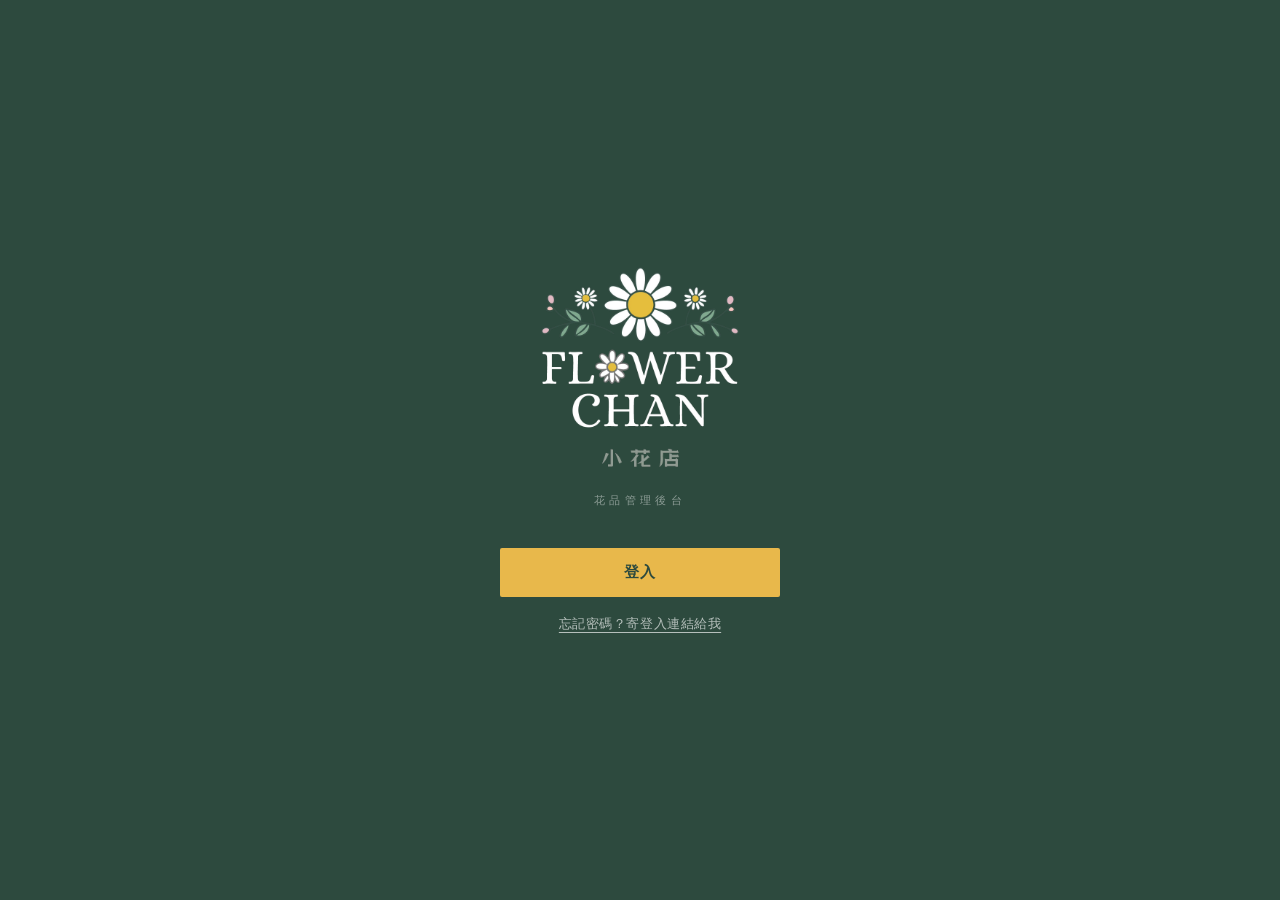
<file: admin-selina/index.html>
<!DOCTYPE html>
<html lang="zh-Hant">
<head>
<meta charset="UTF-8">
<meta name="viewport" content="width=device-width, initial-scale=1.0, maximum-scale=1.0">
<title>花品管理 · Flower Chan</title>
<script src="https://identity.netlify.com/v1/netlify-identity-widget.js"></script>
<style>
:root {
  --green: #2D4A3E;
  --green-light: #3D6B59;
  --gold: #E8B84B;
  --cream: #F7F4EE;
  --cream-dark: #EDE8DF;
  --pink: #FAE8E3;
  --border: rgba(45,74,62,0.12);
  --muted: rgba(45,74,62,0.45);
  --red: #C0392B;
  --red-light: #FDEDEC;
}
* { margin:0; padding:0; box-sizing:border-box; -webkit-tap-highlight-color:transparent; }
html { scroll-behavior:smooth; }
body { font-family: -apple-system, 'Noto Sans TC', sans-serif; background:var(--cream-dark); color:var(--green); min-height:100vh; }

/* ── 登入畫面 ── */
#loginScreen {
  min-height:100vh; display:flex; flex-direction:column;
  align-items:center; justify-content:center; padding:2rem;
  background:var(--green);
}
.login-logo { color:white; text-align:center; margin-bottom:2.5rem; }
.login-logo h1 { font-size:1.6rem; letter-spacing:0.2em; font-weight:300; }
.login-logo p { font-size:0.7rem; letter-spacing:0.4em; color:rgba(255,255,255,0.45); margin-top:4px; }
.login-btn {
  background:var(--gold); color:var(--green); border:none;
  padding:14px 40px; font-size:0.95rem; font-weight:600;
  letter-spacing:0.08em; cursor:pointer; border-radius:2px;
  width:100%; max-width:280px; transition:opacity 0.2s;
}
.login-btn:hover { opacity:0.85; }

/* ── 免密碼登入（寄登入連結）── */
.login-alt {
  background:none; border:none; color:rgba(255,255,255,0.65);
  font-size:0.82rem; letter-spacing:0.04em; margin-top:1.1rem;
  cursor:pointer; text-decoration:underline; text-underline-offset:4px;
}
.login-alt:hover { color:#fff; }
#magicForm { width:100%; max-width:280px; margin-top:1rem; text-align:center; }
#magicForm input {
  width:100%; padding:12px 14px; border:1px solid rgba(255,255,255,0.3);
  background:rgba(255,255,255,0.08); color:#fff; border-radius:2px;
  font-size:0.9rem; margin-bottom:10px; box-sizing:border-box;
}
#magicForm input::placeholder { color:rgba(255,255,255,0.45); }
#magicMsg {
  color:rgba(255,255,255,0.8); font-size:0.8rem; line-height:1.6;
  margin-top:12px; min-height:1em;
}

/* ── 頂部 Bar ── */
#appHeader {
  display:none; position:sticky; top:0; z-index:50;
  background:var(--green); padding:0 1rem;
  height:56px; align-items:center; justify-content:space-between;
}
#appHeader.show { display:flex; }
.header-brand { display:flex; align-items:center; gap:0.6rem; }
.header-logo { height:26px; width:auto; display:block; }
.header-title { color:white; font-size:0.9rem; letter-spacing:0.12em; font-weight:400; }
.header-btns { display:flex; gap:0.6rem; align-items:center; }
.btn-logout {
  background:transparent; color:rgba(255,255,255,0.55);
  border:0.5px solid rgba(255,255,255,0.2); padding:6px 12px;
  font-size:0.7rem; cursor:pointer; border-radius:2px;
  letter-spacing:0.08em;
}

/* ── 主畫面 ── */
#mainScreen { display:none; padding:1rem; max-width:600px; margin:0 auto; }
#mainScreen.show { display:block; }

/* ── 動作列 ── */
.action-bar {
  display:flex; justify-content:space-between; align-items:center;
  margin-bottom:1.2rem;
}
.page-title { font-size:1.1rem; font-weight:500; color:var(--green); }
.btn-add {
  background:var(--green); color:white; border:none;
  padding:10px 18px; font-size:0.85rem; cursor:pointer;
  border-radius:2px; display:flex; align-items:center; gap:6px;
  letter-spacing:0.05em; transition:background 0.2s;
}
.btn-add:hover { background:var(--green-light); }

/* ── 花品卡片列表 ── */
.product-list { display:flex; flex-direction:column; gap:0.7rem; }

.product-item {
  background:white; border-radius:4px; padding:1rem;
  display:flex; align-items:center; gap:0.9rem;
  box-shadow:0 1px 4px rgba(45,74,62,0.06);
  transition:transform 0.15s;
}
.product-item:active { transform:scale(0.99); }

.product-thumb {
  width:56px; height:56px; border-radius:3px;
  object-fit:cover; background:var(--cream-dark);
  flex-shrink:0;
}
.product-thumb-placeholder {
  width:56px; height:56px; border-radius:3px;
  background:var(--cream-dark); display:flex;
  align-items:center; justify-content:center;
  font-size:1.4rem; flex-shrink:0;
}

.product-info { flex:1; min-width:0; }
.product-code { font-size:0.65rem; color:var(--gold); letter-spacing:0.2em; margin-bottom:2px; }
.product-name { font-size:0.95rem; font-weight:500; color:var(--green); white-space:nowrap; overflow:hidden; text-overflow:ellipsis; }
.product-price { font-size:0.8rem; color:var(--muted); margin-top:2px; }

.product-actions { display:flex; flex-direction:column; gap:0.4rem; align-items:flex-end; flex-shrink:0; }

.badge-on { background:#E8F5E9; color:#2E7D32; font-size:0.62rem; padding:3px 8px; border-radius:10px; letter-spacing:0.06em; }
.badge-off { background:#FAFAFA; color:#999; font-size:0.62rem; padding:3px 8px; border-radius:10px; letter-spacing:0.06em; border:0.5px solid #ddd; }

.btn-edit {
  background:var(--cream-dark); color:var(--green); border:none;
  padding:6px 14px; font-size:0.75rem; cursor:pointer;
  border-radius:2px; letter-spacing:0.06em;
}

/* ── 編輯面板（底部滑出） ── */
#editOverlay {
  display:none; position:fixed; inset:0; z-index:200;
  background:rgba(0,0,0,0.5);
}
#editOverlay.show { display:block; }

#editPanel {
  position:fixed; bottom:0; left:0; right:0; z-index:201;
  background:white; border-radius:12px 12px 0 0;
  max-height:92vh; overflow-y:auto;
  transform:translateY(100%);
  transition:transform 0.35s cubic-bezier(0.32,0.72,0,1);
  padding-bottom:env(safe-area-inset-bottom);
}
#editPanel.show { transform:translateY(0); }

.panel-handle {
  width:36px; height:4px; background:#ddd; border-radius:2px;
  margin:12px auto 0;
}
.panel-header {
  display:flex; justify-content:space-between; align-items:center;
  padding:1rem 1.2rem 0.8rem;
  border-bottom:0.5px solid var(--border);
}
.panel-title { font-size:1rem; font-weight:500; color:var(--green); }
.btn-close {
  background:none; border:none; font-size:1.3rem;
  color:var(--muted); cursor:pointer; padding:4px;
}

.panel-body { padding:1.2rem; }

/* ── 表單樣式 ── */
.field { margin-bottom:1.2rem; }
.field-label {
  display:block; font-size:0.7rem; letter-spacing:0.18em;
  color:var(--muted); margin-bottom:0.5rem; text-transform:uppercase;
}
.field-input, .field-select {
  width:100%; padding:11px 12px;
  border:0.5px solid var(--border); background:var(--cream);
  font-size:0.95rem; color:var(--green); outline:none;
  border-radius:2px; font-family:inherit;
  transition:border-color 0.2s; -webkit-appearance:none;
}
.field-input:focus, .field-select:focus { border-color:var(--green); }

.field-row { display:grid; grid-template-columns:1fr 1fr; gap:0.8rem; }

/* 標籤勾選 */
.tag-grid {
  display:flex; flex-wrap:wrap; gap:0.5rem; margin-top:0.2rem;
}
.tag-chip {
  padding:6px 14px; border:0.5px solid var(--border);
  background:white; color:var(--muted); font-size:0.8rem;
  cursor:pointer; border-radius:20px; transition:all 0.2s;
  -webkit-tap-highlight-color:transparent; user-select:none;
}
.tag-chip.selected { background:var(--green); color:white; border-color:var(--green); }

/* 上架開關 */
.toggle-row {
  display:flex; justify-content:space-between; align-items:center;
  padding:0.8rem 1rem; background:var(--cream); border-radius:4px;
}
.toggle-label { font-size:0.95rem; color:var(--green); }
.toggle {
  position:relative; width:48px; height:26px;
  background:#ddd; border-radius:13px;
  cursor:pointer; transition:background 0.3s;
  flex-shrink:0;
}
.toggle.on { background:var(--green); }
.toggle::after {
  content:''; position:absolute;
  width:20px; height:20px; background:white;
  border-radius:50%; top:3px; left:3px;
  transition:transform 0.3s;
  box-shadow:0 1px 3px rgba(0,0,0,0.2);
}
.toggle.on::after { transform:translateX(22px); }

/* 照片上傳 */
.photo-upload-area {
  border:1.5px dashed var(--border); border-radius:4px;
  padding:1.5rem; text-align:center; cursor:pointer;
  background:var(--cream); transition:border-color 0.2s;
  position:relative;
}
.photo-upload-area:hover { border-color:var(--green); }
.photo-upload-area input[type=file] {
  position:absolute; inset:0; opacity:0; cursor:pointer;
  width:100%; height:100%;
}
.photo-preview {
  width:100%; max-height:200px; object-fit:cover;
  border-radius:4px; display:none;
}
.photo-upload-hint { color:var(--muted); font-size:0.85rem; line-height:1.8; }
.photo-upload-icon { font-size:2rem; margin-bottom:0.4rem; display:block; }
.photo-uploading { color:var(--green); font-size:0.85rem; }

/* 底部按鈕 */
.panel-footer {
  padding:1rem 1.2rem;
  border-top:0.5px solid var(--border);
  display:flex; gap:0.8rem;
  background:white;
  position:sticky; bottom:0;
}
.btn-save {
  flex:1; background:var(--green); color:white; border:none;
  padding:13px; font-size:0.9rem; cursor:pointer;
  border-radius:2px; letter-spacing:0.08em; font-weight:500;
  transition:background 0.2s;
}
.btn-save:hover { background:var(--green-light); }
.btn-save:disabled { background:#ccc; cursor:not-allowed; }
.btn-delete {
  background:white; color:var(--red); border:0.5px solid var(--red);
  padding:13px 18px; font-size:0.85rem; cursor:pointer;
  border-radius:2px; letter-spacing:0.06em; transition:all 0.2s;
}
.btn-delete:hover { background:var(--red-light); }

/* ── 提示訊息 ── */
#toast {
  position:fixed; bottom:80px; left:50%; transform:translateX(-50%);
  background:var(--green); color:white; padding:10px 20px;
  border-radius:20px; font-size:0.85rem; z-index:300;
  opacity:0; transition:opacity 0.3s; pointer-events:none;
  white-space:nowrap;
}
#toast.show { opacity:1; }

/* ── 載入中 ── */
.loading {
  text-align:center; padding:3rem 1rem; color:var(--muted);
  font-size:0.9rem;
}
.spinner {
  width:32px; height:32px; border:2px solid var(--border);
  border-top-color:var(--green); border-radius:50%;
  animation:spin 0.8s linear infinite; margin:0 auto 1rem;
}
@keyframes spin { to { transform:rotate(360deg); } }
</style>
<style>
.photo-list{display:flex;flex-wrap:wrap;gap:10px;margin-bottom:10px;}
.photo-thumb{position:relative;width:96px;height:96px;border-radius:8px;overflow:hidden;border:1px solid #e5e0d5;}
.photo-thumb img{width:100%;height:100%;object-fit:cover;display:block;}
.photo-main-badge{position:absolute;top:4px;left:4px;background:rgba(45,74,62,0.92);color:#fff;font-size:10px;padding:1px 7px;border-radius:999px;}
.photo-thumb-bar{position:absolute;left:0;right:0;bottom:0;display:flex;justify-content:center;gap:3px;background:rgba(0,0,0,0.45);padding:3px 0;}
.photo-thumb-bar button{background:rgba(255,255,255,0.92);border:none;border-radius:4px;width:22px;height:22px;font-size:13px;line-height:1;cursor:pointer;padding:0;}
select.field-input{appearance:auto;-webkit-appearance:auto;background:#fff;}

/* 產品管理頁工具列 */
.pm-toolbar{margin-bottom:1rem;}
.pm-search{width:100%;box-sizing:border-box;padding:10px 14px;border:1px solid #e5e0d5;border-radius:10px;font-size:0.95rem;background:#fff;margin-bottom:10px;}
.pm-cats{display:flex;flex-wrap:wrap;gap:6px;margin-bottom:10px;}
.pm-cat{border:1px solid #e5e0d5;background:#fff;color:#5a5750;border-radius:999px;padding:6px 13px;font-size:0.82rem;cursor:pointer;}
.pm-cat b{color:#9a958a;font-weight:600;}
.pm-cat.active{background:#2D4A3E;color:#fff;border-color:#2D4A3E;}
.pm-cat.active b{color:#cfe0d6;}
.pm-row2{display:flex;align-items:center;justify-content:space-between;gap:10px;}
.pm-stat{font-size:0.8rem;color:#9a958a;}
.pm-sort{appearance:auto;-webkit-appearance:auto;border:1px solid #e5e0d5;border-radius:8px;padding:6px 8px;font-size:0.82rem;background:#fff;}
/* 列表列 */
.product-item{display:flex;align-items:center;justify-content:space-between;gap:10px;flex-wrap:wrap;}
.pm-main{display:flex;align-items:center;gap:12px;flex:1;min-width:0;cursor:pointer;}
.pm-badges{display:flex;flex-wrap:wrap;gap:5px;margin-top:5px;}
.pm-b{font-size:0.68rem;padding:1px 8px;border-radius:999px;line-height:1.7;}
.pm-b.on{background:#E1F5EE;color:#0F6E56;}
.pm-b.off{background:#eee;color:#888;}
.pm-b.sold{background:#FCEBEB;color:#A32D2D;}
.pm-b.pre{background:#E6F1FB;color:#185FA5;}
.pm-b.feat{background:#FAEEDA;color:#854F0B;}
.product-actions{display:flex;align-items:center;gap:6px;flex-wrap:wrap;}
.pm-quick{border:1px solid #e5e0d5;background:#fff;color:#5a5750;border-radius:8px;padding:6px 10px;font-size:0.78rem;cursor:pointer;}
.pm-quick.on{background:#FAEEDA;border-color:#e8cf9a;color:#854F0B;}
.pm-quick[disabled]{opacity:0.35;cursor:default;}
.pm-selects{display:flex;gap:6px;flex-wrap:wrap;justify-content:flex-end;}
.pm-row3{display:flex;justify-content:flex-end;align-items:center;gap:6px;flex-wrap:wrap;margin-top:8px;}
.pm-tags{display:flex;flex-wrap:wrap;gap:4px;align-items:center;width:100%;margin-top:6px;}
.pm-tags em{font-size:0.64rem;color:#b3aea2;font-style:normal;margin-right:4px;min-width:2.4em;display:inline-block;}
.pm-tags span{font-size:0.68rem;border-radius:999px;padding:1px 8px;}
.pm-occ span{color:#6b6b66;background:#f1efe8;}
.pm-style span{color:#3b6d4f;background:#eaf3ee;}
.pm-status{appearance:auto;-webkit-appearance:auto;border:1px solid #e5e0d5;border-radius:8px;padding:5px 7px;font-size:0.76rem;background:#fff;}
@media(max-width:600px){
  .pm-main{flex-basis:100%;}
  .product-actions{flex-basis:100%;justify-content:flex-end;}
}

/* ── 後台分頁 ── */
.admin-tabs{position:sticky;top:56px;z-index:40;display:flex;gap:2px;background:#fff;border-bottom:1px solid #ece8df;padding:0 0.4rem;overflow-x:auto;}
.atab{flex:0 0 auto;background:transparent;border:none;border-bottom:2px solid transparent;color:#7a766d;font-size:0.86rem;letter-spacing:0.04em;padding:13px 16px;cursor:pointer;}
.atab.active{color:#2D4A3E;border-bottom-color:#2D4A3E;font-weight:600;}
.admin-view[hidden]{display:none;}

/* ── 通用列表列（課程/Banner）── */
.gm-item{display:flex;align-items:center;gap:12px;padding:12px 0;border-bottom:1px solid #f0ece3;}
.gm-thumb{width:60px;height:60px;border-radius:8px;object-fit:cover;background:#f1efe8;flex:0 0 auto;}
.gm-thumb.empty{display:flex;align-items:center;justify-content:center;color:#c4bfb3;font-size:0.7rem;}
.gm-info{flex:1;min-width:0;}
.gm-name{font-size:0.95rem;color:#2c2a26;}
.gm-sub{font-size:0.76rem;color:#9a958a;margin-top:3px;white-space:nowrap;overflow:hidden;text-overflow:ellipsis;}
.gm-actions{display:flex;align-items:center;gap:6px;flex:0 0 auto;}
.gm-empty{text-align:center;padding:2.5rem 1rem;color:#9a958a;font-size:0.9rem;}

/* ── 設定頁 ── */
.set-card{background:#fff;border:1px solid #ece8df;border-radius:12px;padding:1.4rem;max-width:560px;}
.set-row{display:flex;align-items:center;justify-content:space-between;gap:1rem;margin-bottom:1.1rem;}
.set-label b{display:block;font-size:0.95rem;color:#2c2a26;}
.set-label span{display:block;font-size:0.76rem;color:#9a958a;margin-top:3px;}
.switch{position:relative;width:50px;height:28px;flex:0 0 auto;cursor:pointer;}
.switch input{display:none;}
.switch .track{position:absolute;inset:0;background:#d8d3c8;border-radius:999px;transition:0.2s;}
.switch .track::before{content:'';position:absolute;top:3px;left:3px;width:22px;height:22px;background:#fff;border-radius:50%;transition:0.2s;}
.switch input:checked + .track{background:#2D4A3E;}
.switch input:checked + .track::before{transform:translateX(22px);}
.set-hint{font-size:0.78rem;color:#a32d2d;margin-bottom:1rem;}
.set-msg-label{font-size:0.82rem;color:#5a5750;display:block;margin-bottom:6px;}
.set-msg{width:100%;box-sizing:border-box;min-height:80px;padding:10px 12px;border:1px solid #e5e0d5;border-radius:10px;font-size:0.9rem;font-family:inherit;line-height:1.7;}

/* ── 訂單看板 ── */
.ord-stats{margin-bottom:16px;}
.ord-stat-chips{display:flex;flex-wrap:wrap;gap:8px;margin-bottom:10px;}
.ord-stat-chip{font-size:0.8rem;padding:5px 13px;border-radius:999px;background:#f1efe8;color:#5a5750;}
.ord-stat-chip b{font-weight:700;margin-right:2px;}
.ord-stat-chip.ord-new{background:#E6F1FB;color:#185FA5;}
.ord-stat-chip.ord-ok{background:#FAEEDA;color:#854F0B;}
.ord-stat-chip.ord-making{background:#EAF3EE;color:#2D6A4A;}
.ord-stat-chip.ord-done{background:#E1F5EE;color:#0F6E56;}
.ord-stat-chip.ord-cancel{background:#FCEBEB;color:#A32D2D;}
.ord-stat-cards{display:flex;gap:12px;flex-wrap:wrap;}
.ord-stat-card{background:#fff;border:1px solid #ece8df;border-radius:10px;padding:12px 20px;min-width:130px;}
.ord-stat-card .n{display:block;font-size:1.35rem;font-weight:600;color:#2D4A3E;line-height:1.3;}
.ord-stat-card .l{font-size:0.74rem;color:#9a958a;}
.ord-card{background:#fff;border:1.5px solid #ece8df;border-radius:12px;padding:16px 18px;margin-bottom:12px;display:flex;gap:20px;align-items:flex-start;transition:border-color .2s;}
.ord-card.ord-b-new{border-color:#9AC2EC;}
.ord-card.ord-b-ok{border-color:#E6C078;}
.ord-card.ord-b-making{border-color:#86C0A3;}
.ord-card.ord-b-done{border-color:#6FCBB2;}
.ord-card.ord-b-cancel{border-color:#E2A2A2;}
.ord-fields{display:grid;grid-template-columns:repeat(2,minmax(0,1fr));gap:9px 22px;flex:1 1 auto;min-width:0;}
.ord-f{font-size:0.8rem;line-height:1.5;min-width:0;}
.ord-f em{display:block;font-style:normal;color:#a8a499;font-size:0.66rem;margin-bottom:1px;}
.ord-f span{color:#2c2a26;word-break:break-word;}
.ord-pills{display:flex;flex-direction:column;gap:6px;flex:0 0 104px;}
.ord-pill{width:100%;text-align:center;border:1px solid #e5e0d5;background:#fff;color:#8a857a;border-radius:999px;padding:7px 12px;font-size:0.78rem;cursor:pointer;transition:background .15s;}
.ord-pill:hover{background:#f5f2ea;}
.ord-pill.active{font-weight:600;border-color:transparent;cursor:default;}
.ord-pill.active.ord-new{background:#E6F1FB;color:#185FA5;}
.ord-pill.active.ord-ok{background:#FAEEDA;color:#854F0B;}
.ord-pill.active.ord-making{background:#EAF3EE;color:#2D6A4A;}
.ord-pill.active.ord-done{background:#E1F5EE;color:#0F6E56;}
.ord-pill.active.ord-cancel{background:#FCEBEB;color:#A32D2D;}
@media(max-width:600px){
  .ord-card{flex-direction:column;}
  .ord-fields{grid-template-columns:1fr 1fr;}
  .ord-pills{flex-direction:row;flex-wrap:wrap;flex-basis:auto;width:100%;}
  .ord-pill{width:auto;flex:1 1 auto;}
}
/* 列印專用元素，螢幕上隱藏 */
#printHead, .ord-note-print, .ord-status-print { display:none; }
.ph-title { font-size:18px; font-weight:700; color:#2D4A3E; }
.ph-meta { font-size:11px; color:#666; margin-top:3px; }
.ord-daterange { display:inline-flex; align-items:center; gap:5px; font-size:0.78rem; color:#7a766d; }
.ord-date { font-size:0.76rem; padding:5px 7px; border:1px solid #d9d3c4; border-radius:7px; background:#fff; color:#2D4A3E; font-family:inherit; }
.ord-daterange.active { color:#854F0B; font-weight:600; }
.ord-daterange.active .ord-date { border-color:#e8cf9a; background:#FAEEDA; color:#854F0B; }
@page {
  @top-right { content: "第 " counter(page) " 頁 / 共 " counter(pages) " 頁"; font-size: 10px; color: #555; }
}
@media print {
  #appHeader, #adminTabs, .action-bar, .pm-toolbar, .ord-stat-chips, .ord-pills, .ord-stats { display:none !important; }
  /* 收起來的滑出面板與彈窗在列印時會跑回版面，全部強制隱藏 */
  .slide-overlay, .slide-panel, #editPanel, #imgLightbox, #toast { display:none !important; }
  body { background:#fff; }
  /* 列印時解除主畫面 600px 限寬，內容拉到滿版 */
  #mainScreen { max-width:none !important; padding:0 !important; margin:0 !important; }
  .admin-view:not(#view-orders) { display:none !important; }
  #printHead { display:block !important; margin-bottom:8px; padding-bottom:6px; border-bottom:2px solid #2D4A3E; }
  /* 左邊資訊收窄、字放大；右邊店家註記加寬；卡片壓扁，一頁可塞 2 張以上 */
  .ord-card { display:flex !important; align-items:stretch !important; min-height:80mm; gap:18px; border:1px solid #999 !important; break-inside:avoid; page-break-inside:avoid; margin-bottom:8px; padding:10px 16px; }
  .ord-fields { flex:0 0 50% !important; gap:4px 14px !important; align-content:start; }
  .ord-f { font-size:0.98rem !important; line-height:1.25 !important; }
  .ord-f em { font-size:0.74rem !important; margin-bottom:0 !important; }
  .ord-f span { font-size:0.98rem !important; }
  .ord-status-print { display:block !important; grid-column:1 / -1; font-weight:700; font-size:1rem; color:#0F6E56; margin-bottom:2px; }
  .ord-note-print { display:flex !important; flex-direction:column; flex:1 1 auto !important; border:1px solid #bbb; border-radius:6px; padding:7px 12px; }
  .ord-note-print em { font-style:normal; font-size:12px; color:#999; letter-spacing:0.05em; margin-bottom:3px; }
  .ord-note-blank { flex:1 1 auto; min-height:64px; background:repeating-linear-gradient(to bottom, transparent 0, transparent 33px, #e0ddd3 33px, #e0ddd3 34px); }
}

/* ── 通用滑出面板（課程 / Banner，沿用花品面板樣式）── */
.slide-overlay{display:none;position:fixed;inset:0;z-index:200;background:rgba(0,0,0,0.5);}
.slide-overlay.show{display:block;}
.slide-panel{position:fixed;bottom:0;left:0;right:0;z-index:201;background:#fff;border-radius:12px 12px 0 0;max-height:92vh;overflow-y:auto;transform:translateY(100%);transition:transform 0.35s cubic-bezier(0.32,0.72,0,1);padding-bottom:env(safe-area-inset-bottom);}
.slide-panel.show{transform:translateY(0);}
.banner-size-note{font-size:0.78rem;color:#7a766d;background:#f7f4ee;border:1px solid #ece3cf;border-radius:8px;padding:8px 11px;line-height:1.6;margin-bottom:10px;}
.banner-size-note b{color:#2D4A3E;}
.banner-size-note a{display:inline-block;margin-top:6px;color:#854F0B;font-weight:600;text-decoration:none;}
.crop-tip{font-size:0.74rem;color:#7a766d;line-height:1.5;margin:0 0 6px;}
#bannerCropWrap{position:relative;display:inline-block;max-width:100%;line-height:0;border-radius:8px;overflow:hidden;}
#bannerCropImg{width:100%;display:block;cursor:crosshair;}
#bannerCropBox{position:absolute;border:2px solid #E8B84B;box-shadow:0 0 0 9999px rgba(0,0,0,0.45);pointer-events:none;box-sizing:border-box;}
#bannerFocalMarker{position:absolute;width:14px;height:14px;margin:-7px 0 0 -7px;border:2px solid #fff;border-radius:50%;background:rgba(45,74,62,0.7);pointer-events:none;}
#imgLightbox{display:none;position:fixed;inset:0;z-index:300;background:rgba(0,0,0,0.82);align-items:center;justify-content:center;padding:24px;cursor:zoom-out;}
#imgLightbox.show{display:flex;}
#imgLightboxImg{max-width:96vw;max-height:92vh;border-radius:8px;box-shadow:0 8px 40px rgba(0,0,0,0.5);}
.lightbox-close{position:fixed;top:16px;right:20px;background:rgba(255,255,255,0.9);border:none;border-radius:50%;width:40px;height:40px;font-size:18px;cursor:pointer;line-height:1;}
.safe-diagram{margin:8px 0;}
.safe-frame{position:relative;width:100%;aspect-ratio:5/2;border-radius:6px;overflow:hidden;display:flex;background:repeating-linear-gradient(45deg,#efe9da,#efe9da 6px,#e7dfca 6px,#e7dfca 12px);}
.safe-edge{flex:0 0 23.5%;display:flex;align-items:center;justify-content:center;text-align:center;font-size:0.62rem;line-height:1.3;color:#a8967a;background:rgba(120,100,70,0.12);}
.safe-zone{flex:1;display:flex;align-items:center;justify-content:center;text-align:center;font-size:0.66rem;line-height:1.4;color:#2D4A3E;font-weight:600;background:rgba(45,74,62,0.1);border-left:1px dashed #b9a98a;border-right:1px dashed #b9a98a;}
.safe-cap{font-size:0.72rem;color:#7a766d;line-height:1.6;margin-top:6px;}
.safe-cap b{color:#2D4A3E;}
</style>
</head>
<body>

<!-- 登入畫面 -->
<div id="loginScreen">
  <div class="login-logo">
    <img src="/FLOWERCHAN_WHITE.png" alt="Flower Chan" style="height:200px;width:auto;margin:0 auto 1.6rem;display:block;">
    <p>花品管理後台</p>
  </div>
  <button class="login-btn" onclick="netlifyIdentity.open('login')">
    登入
  </button>
  <button class="login-alt" onclick="toggleMagic()">忘記密碼？寄登入連結給我</button>
  <form id="magicForm" hidden onsubmit="sendLoginLink(event)">
    <input type="email" id="magicEmail" placeholder="你的 Email" required autocomplete="email">
    <button type="submit" class="login-btn">寄出登入連結</button>
    <p id="magicMsg"></p>
  </form>
</div>

<!-- 頂部 Bar -->
<header id="appHeader">
  <div class="header-brand">
    <img class="header-logo" src="/FLOWERCHAN_WHITE.png" alt="Flower Chan">
    <span class="header-title">花品管理</span>
  </div>
  <div class="header-btns">
    <button class="btn-logout" onclick="logout()">登出</button>
  </div>
</header>

<!-- 主畫面 -->
<div id="mainScreen">
  <nav class="admin-tabs" id="adminTabs">
    <button class="atab active" data-view="products" onclick="switchView('products')">花品</button>
    <button class="atab" data-view="courses" onclick="switchView('courses')">課程</button>
    <button class="atab" data-view="banners" onclick="switchView('banners')">Banner</button>
    <button class="atab" data-view="orders" onclick="switchView('orders')">訂單</button>
    <button class="atab" data-view="settings" onclick="switchView('settings')">設定</button>
  </nav>

  <!-- 花品管理 -->
  <section class="admin-view" id="view-products">
  <div class="action-bar">
    <span class="page-title">花禮選品</span>
    <button class="btn-add" onclick="openNew()">＋ 新增花品</button>
  </div>
  <div class="pm-toolbar">
    <input type="text" id="pmSearch" class="pm-search" placeholder="🔍 搜尋名稱或編號…" oninput="renderList()">
    <div class="pm-cats" id="pmCats"></div>
    <div class="pm-row2">
      <span class="pm-stat" id="pmStat"></span>
      <div class="pm-selects">
        <select id="pmOccasion" class="pm-sort" onchange="renderList()"><option value="全部">場合：全部</option></select>
        <select id="pmSort" class="pm-sort" onchange="renderList()">
          <option value="default">排序：預設</option>
          <option value="new">最新加入</option>
          <option value="code">編號</option>
          <option value="price-asc">價格 低→高</option>
          <option value="price-desc">價格 高→低</option>
        </select>
      </div>
    </div>
  </div>
  <div id="productList" class="product-list">
    <div class="loading"><div class="spinner"></div>載入中...</div>
  </div>
  </section>

  <!-- 課程管理 -->
  <section class="admin-view" id="view-courses" hidden>
    <div class="action-bar">
      <span class="page-title">花藝課程</span>
      <button class="btn-add" onclick="openCourse(-1)">＋ 新增課程</button>
    </div>
    <div id="courseList" class="product-list"></div>
  </section>

  <!-- Banner 管理 -->
  <section class="admin-view" id="view-banners" hidden>
    <div class="action-bar">
      <span class="page-title">首頁輪播 Banner</span>
      <button class="btn-add" onclick="openBanner(-1)">＋ 新增 Banner</button>
    </div>
    <p class="set-hint" style="color:#9a958a;">品牌形象圖會自動固定顯示在輪播中，這裡管理的是節慶／活動／課程等檔期 banner。</p>
    <div id="bannerList" class="product-list"></div>
  </section>

  <!-- 訂單看板 -->
  <section class="admin-view" id="view-orders" hidden>
    <div class="action-bar">
      <span class="page-title">訂單</span>
      <div style="display:flex;gap:8px;flex-wrap:wrap;">
        <button class="pm-quick" onclick="exportOrdersCSV()">⬇ 匯出 CSV</button>
        <button class="pm-quick" onclick="printOrders()">🖨 列印</button>
        <button class="btn-add" onclick="loadOrders()">↻ 重新整理</button>
      </div>
    </div>
    <div class="pm-toolbar">
      <input type="text" id="orderSearch" class="pm-search" placeholder="🔍 搜尋姓名 / 電話 / 花品編號…" oninput="renderOrderList()">
      <div class="pm-row2">
        <span class="pm-stat" id="orderStat"></span>
        <div class="pm-selects">
          <select id="orderCodeFilter" class="pm-sort" onchange="renderOrderList()"><option value="全部">花品：全部</option></select>
          <select id="orderFilter" class="pm-sort" onchange="renderOrderList()">
            <option value="全部">狀態：全部</option>
            <option>新訂單</option><option>已確認</option><option>製作中</option><option>已完成</option><option>已取消</option>
          </select>
          <button class="pm-quick on" id="orderHideDone" onclick="toggleHideDone()">隱藏已完成</button>
        </div>
      </div>
      <div class="pm-row3">
        <span class="ord-daterange">交件日期
          <input type="date" id="orderFrom" class="ord-date" onchange="onCustomRange()">～
          <input type="date" id="orderTo" class="ord-date" onchange="onCustomRange()">
          <button class="pm-quick" id="orderRangeClear" onclick="clearCustomRange()" style="display:none;">✕清除</button>
        </span>
        <button class="pm-quick" id="orderRangeToday" onclick="setOrderRange('today')">今日</button>
        <button class="pm-quick" id="orderRange3d" onclick="setOrderRange('3d')">三日內</button>
        <button class="pm-quick" id="orderRange7d" onclick="setOrderRange('7d')">一週內</button>
      </div>
    </div>
    <div id="printHead"></div>
    <div id="orderStats" class="ord-stats"></div>
    <div id="orderList" class="product-list"></div>
  </section>

  <!-- 設定 -->
  <section class="admin-view" id="view-settings" hidden>
    <div class="action-bar">
      <span class="page-title">商店設定</span>
    </div>
    <div class="set-card">
      <div class="set-row">
        <div class="set-label">
          <b>接受訂單</b>
          <span>關閉後，訂購頁會顯示「暫停接單」並停用送出按鈕</span>
        </div>
        <label class="switch">
          <input type="checkbox" id="setAccepting" onchange="onAcceptingToggle()">
          <span class="track"></span>
        </label>
      </div>
      <div id="setMsgWrap">
        <label class="set-msg-label" for="setClosedMsg">暫停接單時顯示的訊息</label>
        <textarea id="setClosedMsg" class="set-msg" placeholder="例：本檔期訂單已滿，歡迎透過 LINE 詢問下一檔期。"></textarea>
      </div>
      <button class="btn-add" style="margin-top:1.2rem;" onclick="saveSettings()" id="btnSaveSettings">儲存設定</button>
    </div>
  </section>
</div>

<!-- 編輯面板遮罩 -->
<div id="editOverlay" onclick="closePanel()"></div>

<!-- 編輯面板 -->
<div id="editPanel">
  <div class="panel-handle"></div>
  <div class="panel-header">
    <span class="panel-title" id="panelTitle">新增花品</span>
    <button class="btn-close" onclick="closePanel()">✕</button>
  </div>
  <div class="panel-body">

    <!-- 照片上傳（可多張，第一張為主圖） -->
    <div class="field">
      <label class="field-label">花品照片（第一張為主圖，可多張）</label>
      <div id="photoList" class="photo-list"></div>
      <div class="photo-upload-area" id="photoArea">
        <input type="file" id="photoInput" accept="image/*" multiple onchange="handlePhoto(this)">
        <div id="photoHint">
          <span class="photo-upload-icon">📷</span>
          <p class="photo-upload-hint">點此上傳照片<br>可一次選多張</p>
        </div>
        <p id="photoUploading" class="photo-uploading" style="display:none">上傳中...</p>
      </div>
    </div>

    <!-- 花品名稱 + 編號 -->
    <div class="field-row">
      <div class="field">
        <label class="field-label">花品編號 *</label>
        <input class="field-input" id="f_code" placeholder="FC-011" maxlength="10">
      </div>
      <div class="field">
        <label class="field-label">價格（NT$）*</label>
        <input class="field-input" id="f_price" type="number" placeholder="1200" min="0">
      </div>
    </div>

    <div class="field">
      <label class="field-label">花品名稱 *</label>
      <input class="field-input" id="f_name" placeholder="例如：粉漸層非洲菊花束">
    </div>

    <!-- 類別 + 狀態 -->
    <div class="field-row">
      <div class="field">
        <label class="field-label">類別 *</label>
        <select class="field-input" id="f_category" onchange="onCategoryChange()">
          <option value="花束">花束</option>
          <option value="節慶花禮">節慶花禮</option>
          <option value="桌花">桌花</option>
          <option value="高架花">高架花籃</option>
          <option value="蘭花">蘭花</option>
          <option value="永生花">永生花</option>
        </select>
      </div>
      <div class="field">
        <label class="field-label">狀態</label>
        <select class="field-input" id="f_status">
          <option value="">正常販售</option>
          <option value="預購中">預購中</option>
          <option value="完售">完售</option>
        </select>
      </div>
    </div>

    <!-- 花品介紹 -->
    <div class="field">
      <label class="field-label">花品介紹</label>
      <textarea class="field-input" id="f_description" rows="4" placeholder="簡單介紹這款花禮的特色、適合場合或風格…" style="resize:vertical;min-height:90px;line-height:1.7;"></textarea>
    </div>

    <!-- 花材 / 尺寸 / 照護 -->
    <div class="field">
      <label class="field-label">花材</label>
      <textarea class="field-input" id="f_materials" rows="2" placeholder="例如：玫瑰、桔梗、尤加利葉、季節配花" style="resize:vertical;"></textarea>
    </div>
    <div class="field">
      <label class="field-label">尺寸</label>
      <input class="field-input" id="f_size" placeholder="例如：花面直徑約 30cm，整體高度約 45cm">
    </div>
    <div class="field">
      <label class="field-label">照護提醒　<button type="button" class="tag-add-btn" onclick="fillCareTemplate()">帶入通用範本</button></label>
      <textarea class="field-input" id="f_care" rows="3" placeholder="保鮮、換水、擺放提醒…（可按上方「帶入通用範本」再修改）" style="resize:vertical;"></textarea>
    </div>

    <!-- 標籤 -->
    <div class="field">
      <label class="field-label">風格 / 花材標籤（可複選）</label>
      <div class="tag-grid" id="tagGrid">
        <!-- 由 JS 動態產生 -->
      </div>
      <div class="tag-add-row">
        <input class="tag-add-input" id="newTagInput" placeholder="新增標籤…"
               onkeydown="if(event.key==='Enter'){event.preventDefault();addNewTag();}">
        <button class="tag-add-btn" onclick="addNewTag()">＋ 新增</button>
      </div>
    </div>

    <!-- 場合（前台依場合篩選用） -->
    <div class="field">
      <label class="field-label">場合（可複選）</label>
      <div class="tag-grid" id="occasionGrid"></div>
      <div class="tag-add-row">
        <input class="tag-add-input" id="newOccasionInput" placeholder="新增場合…"
               onkeydown="if(event.key==='Enter'){event.preventDefault();addNewOccasion();}">
        <button class="tag-add-btn" onclick="addNewOccasion()">＋ 新增</button>
      </div>
    </div>

    <!-- 上架開關 -->
    <div class="field">
      <div class="toggle-row">
        <span class="toggle-label">上架顯示</span>
        <div class="toggle on" id="publishToggle" onclick="togglePublish()"></div>
      </div>
    </div>

    <!-- 精選首頁開關 -->
    <div class="field">
      <div class="toggle-row">
        <span class="toggle-label">精選首頁<span style="font-size:0.7rem;color:#9a958a;font-weight:normal;"> · 勾選後會進首頁「精選花品」隨機輪替池</span></span>
        <div class="toggle" id="featuredToggle" onclick="toggleFeatured()"></div>
      </div>
    </div>

  </div>
  <div class="panel-footer">
    <button class="btn-delete" id="btnDelete" onclick="deleteProduct()" style="display:none">刪除</button>
    <button class="btn-save" id="btnSave" onclick="saveProduct()">儲存</button>
  </div>
</div>

<!-- 課程編輯面板 -->
<div id="courseOverlay" class="slide-overlay" onclick="closeCourse()"></div>
<div id="coursePanel" class="slide-panel">
  <div class="panel-handle"></div>
  <div class="panel-header">
    <span class="panel-title" id="coursePanelTitle">新增課程</span>
    <button class="btn-close" onclick="closeCourse()">✕</button>
  </div>
  <div class="panel-body">
    <div class="field">
      <label class="field-label">課程照片（第一張為主圖，可多張）</label>
      <div id="coursePhotoList" class="photo-list"></div>
      <div class="photo-upload-area">
        <input type="file" id="coursePhotoInput" accept="image/*" multiple onchange="handleCoursePhoto(this)">
        <div id="coursePhotoHint"><span class="photo-upload-icon">📷</span><p class="photo-upload-hint">點此上傳照片<br>可一次選多張</p></div>
        <p id="coursePhotoUploading" class="photo-uploading" style="display:none">上傳中...</p>
      </div>
    </div>
    <div class="field-row">
      <div class="field"><label class="field-label">課程編號 *</label><input class="field-input" id="c_code" placeholder="CL-005" maxlength="10"></div>
      <div class="field"><label class="field-label">費用（NT$）*</label><input class="field-input" id="c_price" type="number" placeholder="1880" min="0"></div>
    </div>
    <div class="field"><label class="field-label">課程名稱 *</label><input class="field-input" id="c_name" placeholder="例如：植栽組盆課"></div>
    <div class="field"><label class="field-label">英文名稱</label><input class="field-input" id="c_name_en" placeholder="Potted Garden Workshop"></div>
    <div class="field-row">
      <div class="field"><label class="field-label">類型</label>
        <select class="field-input" id="c_type"><option value="常態課程">常態課程</option><option value="固定梯次">固定梯次</option></select>
      </div>
      <div class="field"><label class="field-label">狀態</label>
        <select class="field-input" id="c_status"><option value="報名中">報名中</option><option value="額滿">額滿</option><option value="已結束">已結束</option></select>
      </div>
    </div>
    <div class="field-row">
      <div class="field"><label class="field-label">時長</label><input class="field-input" id="c_duration" placeholder="約 2 小時"></div>
      <div class="field"><label class="field-label">人數</label><input class="field-input" id="c_capacity" placeholder="2–6 人"></div>
    </div>
    <div class="field"><label class="field-label">開課日期（固定梯次用，選填）</label><input class="field-input" id="c_date" placeholder="例如：開課日期待公布 / 2026-07-15"></div>
    <div class="field"><label class="field-label">課程介紹</label>
      <textarea class="field-input" id="c_description" rows="5" placeholder="介紹課程內容、適合對象、含哪些材料…" style="resize:vertical;min-height:100px;line-height:1.7;"></textarea>
    </div>
    <div class="field"><div class="toggle-row"><span class="toggle-label">上架顯示</span><div class="toggle on" id="coursePublishToggle" onclick="this.classList.toggle('on')"></div></div></div>
  </div>
  <div class="panel-footer">
    <button class="btn-delete" id="btnDeleteCourse" onclick="deleteCourse()" style="display:none">刪除</button>
    <button class="btn-save" id="btnSaveCourse" onclick="saveCourse()">儲存</button>
  </div>
</div>

<!-- Banner 編輯面板 -->
<div id="bannerOverlay" class="slide-overlay" onclick="closeBanner()"></div>
<div id="bannerPanel" class="slide-panel">
  <div class="panel-handle"></div>
  <div class="panel-header">
    <span class="panel-title" id="bannerPanelTitle">新增 Banner</span>
    <button class="btn-close" onclick="closeBanner()">✕</button>
  </div>
  <div class="panel-body">
    <div class="field">
      <label class="field-label">Banner 圖片 *</label>
      <div class="banner-size-note">
        建議尺寸 <b>1600 × 640 px</b>（比例 2.5:1）。
        <div class="safe-diagram">
          <div class="safe-frame">
            <span class="safe-edge safe-edge-l">手機<br>會裁</span>
            <div class="safe-zone">手機安全區<br>文字／重點放這</div>
            <span class="safe-edge safe-edge-r">手機<br>會裁</span>
          </div>
          <p class="safe-cap">桌機顯示全圖；手機從中央裁成接近正方，左右兩側會被切掉。<b>標題、重點、Logo 請放中央約 6 成範圍內</b>，並避開最上、最下緣。</p>
        </div>
        <a href="https://www.canva.com/" target="_blank" rel="noopener">用 Canva 製作 ↗</a>
      </div>
      <div id="bannerImgPreview" style="margin-bottom:10px;"></div>
      <div class="photo-upload-area">
        <input type="file" id="bannerImgInput" accept="image/*" onchange="handleBannerImg(this)">
        <div id="bannerImgHint"><span class="photo-upload-icon">🖼️</span><p class="photo-upload-hint">點此上傳橫幅圖片</p></div>
        <p id="bannerImgUploading" class="photo-uploading" style="display:none">上傳中...</p>
      </div>
    </div>

    <div class="field"><div class="toggle-row">
      <span class="toggle-label">整張圖含文字<span style="font-size:0.7rem;color:#9a958a;font-weight:normal;"> · 開啟後不疊系統文字，下方文字欄可留空</span></span>
      <div class="toggle" id="bannerTextInImageToggle" onclick="this.classList.toggle('on')"></div>
    </div></div>
    <div class="field"><label class="field-label">主標題</label><input class="field-input" id="b_title" placeholder="例如：畢業季花禮 🎓 預購中"></div>
    <div class="field"><label class="field-label">副標題</label><input class="field-input" id="b_subtitle" placeholder="一句話說明這個檔期"></div>
    <div class="field"><label class="field-label">小標（英文，選填）</label><input class="field-input" id="b_eyebrow" placeholder="Graduation Season"></div>
    <div class="field-row">
      <div class="field"><label class="field-label">按鈕文字</label><input class="field-input" id="b_cta" placeholder="看畢業花禮"></div>
      <div class="field"><label class="field-label">點擊連結</label>
        <select class="field-input" id="b_link_select" onchange="onBannerLinkChange()">
          <option value="/">首頁</option>
          <option value="/order">訂購頁</option>
          <option value="/festival">節慶花禮</option>
          <option value="/bouquet">花束</option>
          <option value="/table-flower">桌花</option>
          <option value="/flower-stand">高架花籃</option>
          <option value="/orchid">蘭花</option>
          <option value="/preserved">永生花</option>
          <option value="/courses">花藝課程</option>
          <option value="/occasion">依場合挑選</option>
          <option value="__custom__">自訂網址…</option>
        </select>
        <input class="field-input" id="b_link" placeholder="例如 /festival 或 https://..." style="margin-top:8px;display:none;">
      </div>
    </div>
    <div class="field"><div class="toggle-row"><span class="toggle-label">長期顯示<span style="font-size:0.7rem;color:#9a958a;font-weight:normal;"> · 不受日期限制</span></span><div class="toggle" id="bannerAlwaysToggle" onclick="toggleBannerAlways()"></div></div></div>
    <div class="field-row" id="bannerDateWrap">
      <div class="field"><label class="field-label">開始日期</label><input class="field-input" id="b_start" type="date"></div>
      <div class="field"><label class="field-label">結束日期</label><input class="field-input" id="b_end" type="date"></div>
    </div>
    <div class="field"><div class="toggle-row"><span class="toggle-label">啟用此 Banner</span><div class="toggle on" id="bannerPublishToggle" onclick="this.classList.toggle('on')"></div></div></div>
  </div>
  <div class="panel-footer">
    <button class="btn-delete" id="btnDeleteBanner" onclick="deleteBanner()" style="display:none">刪除</button>
    <button class="btn-save" id="btnSaveBanner" onclick="saveBanner()">儲存</button>
  </div>
</div>

<!-- 提示訊息 -->
<div id="toast"></div>

<!-- 圖片放大 lightbox -->
<div id="imgLightbox" onclick="closeLightbox()">
  <img id="imgLightboxImg" alt="放大圖">
  <button type="button" class="lightbox-close" onclick="closeLightbox()" aria-label="關閉">✕</button>
</div>

<script>
// ── Cloudinary 設定 ──
const CLOUDINARY_CLOUD = 'dcwgv05q1';
const CLOUDINARY_PRESET = 'flowerchan';

// ── 狀態 ──
let products = [];
let editIndex = -1; // -1 = 新增, 0+ = 編輯
let netlifyUser = null;

// ── 標籤池（純風格/花材，排除場合值）──
const DEFAULT_TAGS = ['向日葵','粉色系','紫色系','瓶花'];
// 場合值集合（含各種變體），用來把場合從風格標籤池過濾掉
const OCC_TAG_SET = new Set(['日常','生日','情人節','紀念日','情人節/紀念日','婚禮','畢業','開幕','會場','企業','開幕·活動','喬遷','探病','弔唁','送禮靈感','端午','母親節','七夕']);
let allTagPool = [...DEFAULT_TAGS];

// 標籤分組排序：色系 → 花材 → 風格 → 其他（與前台一致）
const TAG_COLORS = ['粉色系','紫色系','藍色系','黃色系','橘色系','紅色系','綠色系','白色系'];
const TAG_FLOWERS = ['向日葵','非洲菊','玫瑰','鬱金香','繡球','芍藥','瓶花'];
const TAG_STYLES = ['自然','清新','花園風','線條感','設計感','雅緻','日系','典雅'];
function tagGroupKey(t) {
  if (/色系$/.test(t)) { const i = TAG_COLORS.indexOf(t); return [0, i < 0 ? 50 : i]; }
  let i = TAG_FLOWERS.indexOf(t); if (i >= 0) return [1, i];
  i = TAG_STYLES.indexOf(t); if (i >= 0) return [2, i];
  return [3, 0];
}
function sortTagPool() {
  allTagPool.sort((a, b) => {
    const ka = tagGroupKey(a), kb = tagGroupKey(b);
    return ka[0] - kb[0] || ka[1] - kb[1] || a.localeCompare(b);
  });
}

function syncTagPool() {
  allTagPool = [...DEFAULT_TAGS];
  products.forEach(p => {
    (p.tags||[]).forEach(t => { if(!OCC_TAG_SET.has(t) && !allTagPool.includes(t)) allTagPool.push(t); });
  });
  sortTagPool();
}

function renderTagGrid(selectedTags=[]) {
  const grid = document.getElementById('tagGrid');
  grid.innerHTML = allTagPool.map(t => `
    <span class="tag-chip${selectedTags.includes(t)?' selected':''}"
          onclick="toggleTag(this)">
      ${t}<span class="tag-del" onclick="event.stopPropagation();deleteTag('${t}')">✕</span>
    </span>
  `).join('');
}

function toggleTag(el) { el.classList.toggle('selected'); }

function addNewTag() {
  const input = document.getElementById('newTagInput');
  const tag = input.value.trim();
  if(!tag) return;
  if(allTagPool.includes(tag)) {
    document.querySelectorAll('#tagGrid .tag-chip').forEach(c => {
      if(c.childNodes[0].textContent.trim()===tag) c.classList.add('selected');
    });
    input.value = '';
    return;
  }
  allTagPool.push(tag);
  sortTagPool();
  const selectedTags = getSelectedTags();
  selectedTags.push(tag);
  renderTagGrid(selectedTags);
  input.value = '';
  showToast('標籤「' + tag + '」已新增');
}

function deleteTag(tag) {
  if(!confirm('確定要刪除標籤「' + tag + '」嗎？')) return;
  allTagPool = allTagPool.filter(t => t !== tag);
  renderTagGrid(getSelectedTags().filter(t => t !== tag));
  showToast('標籤「' + tag + '」已刪除');
}

function getSelectedTags() {
  return [...document.querySelectorAll('#tagGrid .tag-chip.selected')]
    .map(c => c.childNodes[0].textContent.trim());
}

// ── 場合（A3，與標籤同套 chip 機制，但獨立一組）──
const DEFAULT_OCCASIONS = ['日常','生日','情人節/紀念日','婚禮','畢業','開幕·活動','喬遷','探病','弔唁','送禮靈感'];
let allOccasionPool = [...DEFAULT_OCCASIONS];
function syncOccasionPool() {
  products.forEach(p => (p.occasions||[]).forEach(o => { if(!allOccasionPool.includes(o)) allOccasionPool.push(o); }));
}
function renderOccasionGrid(selected=[]) {
  const grid = document.getElementById('occasionGrid');
  grid.innerHTML = allOccasionPool.map(o => `
    <span class="tag-chip${selected.includes(o)?' selected':''}" onclick="toggleTag(this)">
      ${o}<span class="tag-del" onclick="event.stopPropagation();deleteOccasion('${o}')">✕</span>
    </span>`).join('');
}
function addNewOccasion() {
  const input = document.getElementById('newOccasionInput');
  const o = input.value.trim();
  if(!o) return;
  if(!allOccasionPool.includes(o)) allOccasionPool.push(o);
  const sel = getSelectedOccasions(); sel.push(o);
  renderOccasionGrid(sel);
  input.value=''; showToast('場合「'+o+'」已新增');
}
function deleteOccasion(o) {
  if(!confirm('確定要刪除場合「'+o+'」嗎？')) return;
  allOccasionPool = allOccasionPool.filter(x=>x!==o);
  renderOccasionGrid(getSelectedOccasions().filter(x=>x!==o));
  showToast('場合「'+o+'」已刪除');
}
function getSelectedOccasions() {
  return [...document.querySelectorAll('#occasionGrid .tag-chip.selected')].map(c=>c.childNodes[0].textContent.trim());
}

// ── 多照片（A1 進階版：第一張為主圖，可移位/設主圖/刪除）──
let currentPhotos = [];
function renderPhotos() {
  const box = document.getElementById('photoList');
  if(!box) return;
  box.innerHTML = currentPhotos.map((id,i)=>`
    <div class="photo-thumb">
      <img src="https://res.cloudinary.com/${CLOUDINARY_CLOUD}/image/upload/w_160,h_160,c_fill/${id}" onclick="openLightbox('${id}')" style="cursor:zoom-in;" title="點擊放大">
      ${i===0?'<span class="photo-main-badge">主圖</span>':''}
      <div class="photo-thumb-bar">
        <button type="button" onclick="movePhoto(${i},-1)" title="左移">‹</button>
        ${i!==0?`<button type="button" onclick="setMainPhoto(${i})" title="設為主圖">★</button>`:''}
        <button type="button" onclick="movePhoto(${i},1)" title="右移">›</button>
        <button type="button" onclick="removePhoto(${i})" title="刪除">✕</button>
      </div>
    </div>`).join('');
}
function movePhoto(i,dir){ const j=i+dir; if(j<0||j>=currentPhotos.length)return; const t=currentPhotos[i]; currentPhotos[i]=currentPhotos[j]; currentPhotos[j]=t; renderPhotos(); }
function setMainPhoto(i){ const m=currentPhotos.splice(i,1)[0]; currentPhotos.unshift(m); renderPhotos(); }
function removePhoto(i){ currentPhotos.splice(i,1); renderPhotos(); }

// ── 照護通用範本 ──
const CARE_TEMPLATE = '收到後請拆開包裝，置於通風陰涼處，避免陽光直射與空調直吹。鮮花請每 1–2 天換水、斜剪根部約 1cm；觀賞期約 5–7 天，會依季節與品種略有不同。';
function fillCareTemplate() {
  const el = document.getElementById('f_care');
  if(el.value.trim() && !confirm('照護欄已有內容，要用範本覆蓋嗎？')) return;
  el.value = CARE_TEMPLATE;
}

// ── 免密碼登入：寄一封登入連結到信箱 ──
function toggleMagic() {
  var f = document.getElementById('magicForm');
  f.hidden = !f.hidden;
  if (!f.hidden) document.getElementById('magicEmail').focus();
}

async function sendLoginLink(e) {
  e.preventDefault();
  var email = document.getElementById('magicEmail').value.trim();
  var msg = document.getElementById('magicMsg');
  var btn = e.target.querySelector('button[type=submit]');
  btn.disabled = true;
  msg.textContent = '寄送中…';
  try {
    var r = await fetch('/.netlify/identity/recover', {
      method: 'POST',
      headers: { 'Content-Type': 'application/json' },
      body: JSON.stringify({ email: email })
    });
    if (!r.ok) throw new Error('伺服器回應 ' + r.status);
    msg.innerHTML = '已寄出！請到 <b>' + email + '</b> 收信，點信裡的連結就能設定新密碼並進入後台。<br>沒看到信請找垃圾信匣，寄件人是 no-reply@netlify.com';
  } catch (err) {
    msg.textContent = '寄送失敗：' + err.message + '，請改用密碼登入或找 Shawn。';
    btn.disabled = false;
  }
}

// ── Netlify Identity ──
netlifyIdentity.on('login', user => {
  netlifyUser = user;
  sessionPromptShown = false;
  netlifyIdentity.close();
  showApp();
});

netlifyIdentity.on('logout', () => {
  netlifyUser = null;
  showLogin();
});

netlifyIdentity.on('init', user => {
  if (user) {
    netlifyUser = user;
    showApp();
  }
});

function showApp() {
  document.getElementById('loginScreen').style.display = 'none';
  document.getElementById('appHeader').classList.add('show');
  document.getElementById('mainScreen').classList.add('show');
  loadProducts();
  loadCourses();
  loadBanners();
  loadSettings();
}

// ── 分頁切換 ──
let ordersLoaded = false;
function switchView(name) {
  document.querySelectorAll('.admin-view').forEach(v => v.hidden = (v.id !== 'view-' + name));
  document.querySelectorAll('.atab').forEach(b => b.classList.toggle('active', b.dataset.view === name));
  window.scrollTo(0, 0);
  if (name === 'orders' && !ordersLoaded) { ordersLoaded = true; loadOrders(); }
}

// ── 通用存檔（settings / courses / banners）──
async function persistFile(file, data, msg) {
  const token = await getAuthToken();
  const res = await fetch('/.netlify/functions/save-file', {
    method: 'POST',
    headers: { 'Content-Type': 'application/json', 'Authorization': `Bearer ${token}` },
    body: JSON.stringify({ file, data })
  });
  const r = await res.json();
  if (!r.success) { handleAuthError(r.error); throw new Error(r.error || '儲存失敗'); }
  showToast('✓ ' + (msg || r.message));
}

function showLogin() {
  document.getElementById('loginScreen').style.display = 'flex';
  document.getElementById('appHeader').classList.remove('show');
  document.getElementById('mainScreen').classList.remove('show');
}

function logout() {
  netlifyIdentity.logout();
}

// 取得有效 token：自動續期，避免 token 過期導致存檔失敗、被「踢出來」
async function getAuthToken() {
  try {
    const u = netlifyIdentity.currentUser();
    if (u && typeof u.jwt === 'function') return await u.jwt();
  } catch (e) {}
  const fallback = (netlifyUser && netlifyUser.token) ? netlifyUser.token.access_token : '';
  if (!fallback) sessionExpiredPrompt();   // 完全沒有有效登入 → 明確提示
  return fallback;
}
// 登入過期：明確提示 + 回到登入畫面（不再靜默失效，讓使用者知道要重登）
let sessionPromptShown = false;
function sessionExpiredPrompt() {
  if (sessionPromptShown) return;
  sessionPromptShown = true;
  netlifyUser = null;
  showToast('登入已過期，請重新登入');
  showLogin();
  setTimeout(() => { netlifyIdentity.open('login'); }, 400);
  setTimeout(() => { sessionPromptShown = false; }, 3000);
}
function handleAuthError(msg) {
  if (/登入|過期|401|unauthor/i.test(msg || '')) {
    sessionExpiredPrompt();
    return true;
  }
  return false;
}

// ── 載入花品 ──
async function loadProducts() {
  try {
    const res = await fetch('/products.json?t=' + Date.now());
    products = await res.json();
    syncTagPool();
    syncOccasionPool();
    renderList();
  } catch(e) {
    showToast('載入花品失敗，請重新整理');
  }
}

// ── 產品管理頁：篩選 / 搜尋 / 排序 / 快切 ──
let pmCategory = '全部';
const PM_CATS = ['全部', '精選', '花束', '節慶花禮', '桌花', '高架花', '蘭花', '永生花'];
const PM_CAT_LABEL = { '全部': '全部', '精選': '★ 精選', '花束': '花束', '節慶花禮': '節慶花禮', '桌花': '桌花', '高架花': '高架花籃', '蘭花': '蘭花', '永生花': '永生花' };
function catOf(p) { return p.category || '花束'; }
function setPmCat(c) { pmCategory = c; renderList(); }

// 各類別編號前綴（舊花束維持 FC-，其餘新前綴）
const CODE_PREFIX = { '花束': 'FC', '節慶花禮': 'FE', '桌花': 'TF', '高架花': 'FS', '蘭花': 'OR', '永生花': 'PV' };
function nextCode(category) {
  const prefix = CODE_PREFIX[category] || 'FC';
  let max = 0;
  products.forEach(p => {
    const m = (p.code || '').match(new RegExp('^' + prefix + '-(\\d+)$'));
    if (m) max = Math.max(max, parseInt(m[1], 10));
  });
  return prefix + '-' + String(max + 1).padStart(3, '0');
}
// 新增花品時，選了類別就自動建議下一個編號
function onCategoryChange() {
  if (editIndex !== -1) return;   // 編輯既有花品不動編號
  document.getElementById('f_code').value = nextCode(document.getElementById('f_category').value);
}

function renderCatTabs() {
  const box = document.getElementById('pmCats');
  if (!box) return;
  box.innerHTML = PM_CATS.map(c => {
    const n = c === '全部' ? products.length
      : c === '精選' ? products.filter(p => p.featured).length
      : products.filter(p => catOf(p) === c).length;
    return `<button class="pm-cat${c === pmCategory ? ' active' : ''}" onclick="setPmCat('${c}')">${PM_CAT_LABEL[c]} <b>${n}</b></button>`;
  }).join('');
}

function renderList() {
  const list = document.getElementById('productList');
  renderCatTabs();
  renderOccasionFilter();
  const stat = document.getElementById('pmStat');
  if (stat) stat.textContent = `共 ${products.length} 件 · 上架 ${products.filter(p => p.published !== false).length}`;
  if (products.length === 0) {
    list.innerHTML = '<div class="loading">尚無花品，點「＋ 新增花品」開始</div>';
    return;
  }
  const q = (document.getElementById('pmSearch')?.value || '').trim().toLowerCase();
  const sort = document.getElementById('pmSort')?.value || 'default';
  const occ = document.getElementById('pmOccasion')?.value || '全部';
  let items = products.map((p, idx) => ({ p, idx }));
  if (pmCategory === '精選') items = items.filter(o => o.p.featured);
  else if (pmCategory !== '全部') items = items.filter(o => catOf(o.p) === pmCategory);
  if (occ !== '全部') items = items.filter(o => (o.p.occasions || []).includes(occ));
  if (q) items = items.filter(o => (o.p.name || '').toLowerCase().includes(q) || (o.p.code || '').toLowerCase().includes(q));
  if (sort === 'code') items.sort((a, b) => (a.p.code || '').localeCompare(b.p.code || ''));
  else if (sort === 'price-asc') items.sort((a, b) => (a.p.price || 0) - (b.p.price || 0));
  else if (sort === 'price-desc') items.sort((a, b) => (b.p.price || 0) - (a.p.price || 0));
  else if (sort === 'new') items.reverse();

  if (!items.length) { list.innerHTML = '<div class="loading">找不到符合的花品</div>'; return; }

  list.innerHTML = items.map(({ p, idx }) => {
    const thumb = p.cloudinary_id
      ? `<img class="product-thumb" src="https://res.cloudinary.com/${CLOUDINARY_CLOUD}/image/upload/w_120,h_120,c_fill/${p.cloudinary_id}" onerror="this.style.display='none'">`
      : `<img class="product-thumb" src="${p.photo || ''}" onerror="this.style.display='none';this.nextElementSibling.style.display='flex'"><div class="product-thumb-placeholder" style="display:none">🌸</div>`;
    const badges = [
      p.published !== false ? '<span class="pm-b on">上架</span>' : '<span class="pm-b off">下架</span>',
      (p.status === '完售' || p.status === '售完') ? '<span class="pm-b sold">完售</span>' : '',
      p.status === '預購中' ? '<span class="pm-b pre">預購</span>' : '',
      p.featured ? '<span class="pm-b feat">★ 精選</span>' : ''
    ].filter(Boolean).join('');
    return `
    <div class="product-item">
      <div class="pm-main" onclick="openEdit(${idx})">
        ${thumb}
        <div class="product-info">
          <div class="product-code">${p.code} · ${PM_CAT_LABEL[catOf(p)]}</div>
          <div class="product-name">${p.name}</div>
          <div class="product-price">NT$ ${Number(p.price).toLocaleString()}</div>
          <div class="pm-badges">${badges}</div>
          ${(p.occasions && p.occasions.length) ? `<div class="pm-tags pm-occ"><em>場合</em>${p.occasions.map(o => `<span>${o}</span>`).join('')}</div>` : ''}
          ${(p.tags && p.tags.length) ? `<div class="pm-tags pm-style"><em>風格</em>${p.tags.map(t => `<span>${t}</span>`).join('')}</div>` : ''}
        </div>
      </div>
      <div class="product-actions">
        <select class="pm-status" onclick="event.stopPropagation()" onchange="setStatus('${p.code}', this.value)">
          <option value=""${!p.status ? ' selected' : ''}>正常販售</option>
          <option value="預購中"${p.status === '預購中' ? ' selected' : ''}>預購中</option>
          <option value="完售"${(p.status === '完售' || p.status === '售完') ? ' selected' : ''}>完售</option>
        </select>
        <button class="pm-quick" onclick="toggleListPublish('${p.code}')">${p.published !== false ? '下架' : '上架'}</button>
        <button class="pm-quick${p.featured ? ' on' : ''}" onclick="toggleListFeatured('${p.code}')">${p.featured ? '取消精選' : '設精選'}</button>
        <button class="btn-edit" onclick="openEdit(${idx})">編輯</button>
      </div>
    </div>`;
  }).join('');
}

// 共用存檔（快切用）
async function persistProducts(msg) {
  try {
    const token = await getAuthToken();
    const res = await fetch('/.netlify/functions/save-products', {
      method: 'POST',
      headers: { 'Content-Type': 'application/json', 'Authorization': `Bearer ${token}` },
      body: JSON.stringify(products)
    });
    const r = await res.json();
    if (r.success) showToast('✓ ' + (msg || r.message)); else throw new Error(r.error || '儲存失敗');
  } catch (e) { if (!handleAuthError(e.message)) showToast('儲存失敗：' + e.message); }
}
function toggleListPublish(code) {
  const p = products.find(x => x.code === code); if (!p) return;
  p.published = p.published === false;   // 反轉（undefined/true → false；false → true）
  renderList();
  persistProducts(p.published ? '已上架' : '已下架');
}
function toggleListFeatured(code) {
  const p = products.find(x => x.code === code); if (!p) return;
  p.featured = !p.featured;
  renderList();
  persistProducts(p.featured ? '已設為精選' : '已取消精選');
}
function setStatus(code, val) {
  const p = products.find(x => x.code === code); if (!p) return;
  p.status = val;
  renderList();
  persistProducts('售況已更新');
}
// 場合篩選下拉：選項來自所有花品實際用到的場合
function renderOccasionFilter() {
  const sel = document.getElementById('pmOccasion');
  if (!sel) return;
  const cur = sel.value || '全部';
  // 列出所有場合（場合池 + 花品實際用到的），就算選了沒結果也照列
  const all = [...new Set([...allOccasionPool, ...products.flatMap(p => p.occasions || [])])];
  const opts = ['全部', ...all];
  sel.innerHTML = opts.map(o => `<option value="${o}"${o === cur ? ' selected' : ''}>${o === '全部' ? '場合：全部' : o}</option>`).join('');
}

// ── 開啟新增 ──
function openNew() {
  editIndex = -1;
  currentPhotos = [];

  // 依目前所在的分類頁籤帶入類別與編號前綴（全部/精選 → 預設花束）
  const startCat = CODE_PREFIX[pmCategory] ? pmCategory : '花束';
  document.getElementById('panelTitle').textContent = '新增花品';
  document.getElementById('f_code').value = nextCode(startCat);
  document.getElementById('f_name').value = '';
  document.getElementById('f_price').value = '';
  document.getElementById('f_description').value = '';
  document.getElementById('f_category').value = startCat;
  document.getElementById('f_status').value = '';
  document.getElementById('f_materials').value = '';
  document.getElementById('f_size').value = '';
  document.getElementById('f_care').value = '';
  document.getElementById('photoHint').style.display = 'block';
  document.getElementById('publishToggle').className = 'toggle on';
  document.getElementById('featuredToggle').className = 'toggle';
  document.getElementById('btnDelete').style.display = 'none';
  renderPhotos();
  renderTagGrid([]);
  renderOccasionGrid(['送禮靈感']);   // 新品預設場合（全站通用入口）

  openPanel();
}

// ── 開啟編輯 ──
function openEdit(i) {
  editIndex = i;
  const p = products[i];

  document.getElementById('panelTitle').textContent = '編輯花品';
  document.getElementById('f_code').value = p.code;
  document.getElementById('f_name').value = p.name;
  document.getElementById('f_price').value = p.price;
  document.getElementById('f_description').value = p.description || '';
  document.getElementById('f_category').value = p.category || '花束';
  document.getElementById('f_status').value = p.status || '';
  document.getElementById('f_materials').value = p.materials || '';
  document.getElementById('f_size').value = p.size || '';
  document.getElementById('f_care').value = p.care || '';
  document.getElementById('publishToggle').className = 'toggle' + (p.published ? ' on' : '');
  document.getElementById('featuredToggle').className = 'toggle' + (p.featured ? ' on' : '');
  document.getElementById('btnDelete').style.display = 'block';

  // 照片：只取 Cloudinary 圖（本地路徑圖 ph.url 由照片管理器忽略，避免破圖），否則退回單張 cloudinary_id
  if (Array.isArray(p.photos) && p.photos.length) {
    currentPhotos = p.photos.map(ph => (typeof ph === 'string' ? ph : ph.cloudinary_id)).filter(Boolean);
  } else if (p.cloudinary_id) {
    currentPhotos = [p.cloudinary_id];
  } else {
    currentPhotos = [];
  }
  document.getElementById('photoHint').style.display = 'block';
  renderPhotos();

  renderTagGrid(p.tags || []);
  renderOccasionGrid(Array.isArray(p.occasions) ? p.occasions : ['送禮靈感']);

  openPanel();
}

function openPanel() {
  document.getElementById('editOverlay').classList.add('show');
  document.getElementById('editPanel').classList.add('show');
  document.body.style.overflow = 'hidden';
}

function closePanel() {
  document.getElementById('editOverlay').classList.remove('show');
  document.getElementById('editPanel').classList.remove('show');
  document.body.style.overflow = '';
}

// ── 標籤切換 ──
function toggleTag(el) { el.classList.toggle('selected'); }

// ── 上架切換 ──
function togglePublish() {
  document.getElementById('publishToggle').classList.toggle('on');
}
function toggleFeatured() {
  document.getElementById('featuredToggle').classList.toggle('on');
}

// ── 照片上傳到 Cloudinary ──
async function handlePhoto(input) {
  const files = [...input.files];
  if (!files.length) return;

  document.getElementById('photoHint').style.display = 'none';
  document.getElementById('photoUploading').style.display = 'block';

  for (const file of files) {
    const formData = new FormData();
    formData.append('file', file);
    formData.append('upload_preset', CLOUDINARY_PRESET);
    formData.append('folder', 'flowerchan');
    try {
      const res = await fetch(`https://api.cloudinary.com/v1_1/${CLOUDINARY_CLOUD}/image/upload`, {
        method: 'POST', body: formData
      });
      const data = await res.json();
      if (data.public_id) { currentPhotos.push(data.public_id); renderPhotos(); }
      else throw new Error('上傳失敗');
    } catch(e) {
      showToast('部分照片上傳失敗，請重試');
    }
  }

  document.getElementById('photoUploading').style.display = 'none';
  input.value = '';
  showToast('照片上傳完成 ✓');
}

// ── 儲存花品 ──
async function saveProduct() {
  const code = document.getElementById('f_code').value.trim();
  const name = document.getElementById('f_name').value.trim();
  const price = parseInt(document.getElementById('f_price').value);
  const published = document.getElementById('publishToggle').classList.contains('on');
  const featured = document.getElementById('featuredToggle').classList.contains('on');
  const tags = getSelectedTags();
  const description = document.getElementById('f_description').value.trim();
  const category = document.getElementById('f_category').value;
  const status = document.getElementById('f_status').value;
  const materials = document.getElementById('f_materials').value.trim();
  const size = document.getElementById('f_size').value.trim();
  const care = document.getElementById('f_care').value.trim();
  const occasions = getSelectedOccasions();
  const photos = currentPhotos.map(id => ({ cloudinary_id: id }));
  const mainId = currentPhotos[0] || '';

  if (!code || !name || isNaN(price) || !category) {
    showToast('請填寫編號、名稱、價格與類別');
    return;
  }

  const product = {
    code, name, price, category, status, description,
    materials, size, care, tags, occasions, published, featured,
    photos, cloudinary_id: mainId,
    photo: mainId
      ? `https://res.cloudinary.com/${CLOUDINARY_CLOUD}/image/upload/${mainId}`
      : (editIndex >= 0 ? products[editIndex].photo : '')
  };

  if (editIndex === -1) {
    products.push(product);
  } else {
    // 合併：保留未列出的舊欄位（如 featured 等），避免儲存時被洗掉
    products[editIndex] = { ...products[editIndex], ...product };
  }

  const btn = document.getElementById('btnSave');
  btn.disabled = true;
  btn.textContent = '儲存中...';

  try {
    const token = await getAuthToken();
    const res = await fetch('/.netlify/functions/save-products', {
      method: 'POST',
      headers: {
        'Content-Type': 'application/json',
        'Authorization': `Bearer ${token}`
      },
      body: JSON.stringify(products)
    });

    const result = await res.json();
    if (result.success) {
      closePanel();
      renderList();
      showToast('✓ ' + result.message);
    } else {
      throw new Error(result.error || '儲存失敗');
    }
  } catch(e) {
    showToast('儲存失敗：' + e.message);
    if (editIndex === -1) products.pop();
  } finally {
    btn.disabled = false;
    btn.textContent = '儲存';
  }
}

// ── 刪除花品 ──
async function deleteProduct() {
  if (!confirm(`確定要刪除「${products[editIndex].name}」嗎？`)) return;
  products.splice(editIndex, 1);

  const btn = document.getElementById('btnSave');
  btn.disabled = true;

  const token = await getAuthToken();
  fetch('/.netlify/functions/save-products', {
    method: 'POST',
    headers: { 'Content-Type': 'application/json', 'Authorization': `Bearer ${token}` },
    body: JSON.stringify(products)
  }).then(r => r.json()).then(result => {
    if (result.success) {
      closePanel();
      renderList();
      showToast('花品已刪除');
    }
  }).catch(() => showToast('刪除失敗，請重試'))
    .finally(() => { btn.disabled = false; });
}

/* ═══════════════ B2 設定（暫停接單）═══════════════ */
let settings = { accepting_orders: true, closed_message: '' };
async function loadSettings() {
  try {
    const res = await fetch('/settings.json?t=' + Date.now());
    settings = await res.json();
  } catch (e) { /* 用預設值 */ }
  const acc = settings.accepting_orders !== false;
  document.getElementById('setAccepting').checked = acc;
  document.getElementById('setClosedMsg').value = settings.closed_message || '';
  onAcceptingToggle();
}
function onAcceptingToggle() {
  const acc = document.getElementById('setAccepting').checked;
  // 接單中時，暫停訊息欄位淡化（仍可編輯，方便先寫好）
  document.getElementById('setMsgWrap').style.opacity = acc ? '0.5' : '1';
}
async function saveSettings() {
  const data = {
    accepting_orders: document.getElementById('setAccepting').checked,
    closed_message: document.getElementById('setClosedMsg').value.trim()
  };
  const btn = document.getElementById('btnSaveSettings');
  btn.disabled = true; btn.textContent = '儲存中...';
  try {
    await persistFile('settings.json', data, '設定已更新');
    settings = data;
  } catch (e) { if (!handleAuthError(e.message)) showToast('儲存失敗：' + e.message); }
  finally { btn.disabled = false; btn.textContent = '儲存設定'; }
}

/* ═══════════════ B1 課程管理 ═══════════════ */
let courses = [];
let courseIndex = -1;
let coursePhotos = [];

async function loadCourses() {
  try {
    const res = await fetch('/courses.json?t=' + Date.now());
    courses = await res.json();
  } catch (e) { courses = []; }
  renderCourseList();
}
function courseThumbId(c) {
  return c.cloudinary_id || (Array.isArray(c.photos) && c.photos[0] && (c.photos[0].cloudinary_id || c.photos[0])) || '';
}
function renderCourseList() {
  const box = document.getElementById('courseList');
  if (!box) return;
  if (!courses.length) { box.innerHTML = '<div class="gm-empty">尚無課程，點「＋ 新增課程」開始</div>'; return; }
  box.innerHTML = courses.map((c, i) => {
    const id = courseThumbId(c);
    const thumb = id
      ? `<img class="gm-thumb" src="https://res.cloudinary.com/${CLOUDINARY_CLOUD}/image/upload/w_120,h_120,c_fill/${id}" onerror="this.style.display='none'">`
      : '<div class="gm-thumb empty">無圖</div>';
    return `<div class="gm-item">
      ${thumb}
      <div class="gm-info">
        <div class="gm-name">${c.name || '(未命名)'} ${c.published === false ? '<span class="pm-b off">未上架</span>' : ''}</div>
        <div class="gm-sub">${c.code || ''} · NT$ ${Number(c.price || 0).toLocaleString()} · ${c.type || ''} · ${c.status || ''}</div>
      </div>
      <div class="gm-actions">
        <button class="pm-quick" onclick="toggleCoursePublish(${i})">${c.published !== false ? '下架' : '上架'}</button>
        <button class="btn-edit" onclick="openCourse(${i})">編輯</button>
      </div>
    </div>`;
  }).join('');
}
function toggleCoursePublish(i) {
  courses[i].published = courses[i].published === false;
  renderCourseList();
  persistFile('courses.json', courses, courses[i].published ? '課程已上架' : '課程已下架')
    .catch(e => showToast('儲存失敗：' + e.message));
}
function nextCourseCode() {
  let max = 0;
  courses.forEach(c => { const m = (c.code || '').match(/^CL-(\d+)$/); if (m) max = Math.max(max, parseInt(m[1], 10)); });
  return 'CL-' + String(max + 1).padStart(3, '0');
}
function renderCoursePhotos() {
  const box = document.getElementById('coursePhotoList');
  box.innerHTML = coursePhotos.map((id, i) => `
    <div class="photo-thumb">
      <img src="https://res.cloudinary.com/${CLOUDINARY_CLOUD}/image/upload/w_160,h_160,c_fill/${id}" onclick="openLightbox('${id}')" style="cursor:zoom-in;" title="點擊放大">
      ${i === 0 ? '<span class="photo-main-badge">主圖</span>' : ''}
      <div class="photo-thumb-bar">
        <button type="button" onclick="moveCoursePhoto(${i},-1)">‹</button>
        ${i !== 0 ? `<button type="button" onclick="setCourseMain(${i})">★</button>` : ''}
        <button type="button" onclick="moveCoursePhoto(${i},1)">›</button>
        <button type="button" onclick="removeCoursePhoto(${i})">✕</button>
      </div>
    </div>`).join('');
}
function moveCoursePhoto(i, dir) { const j = i + dir; if (j < 0 || j >= coursePhotos.length) return; const t = coursePhotos[i]; coursePhotos[i] = coursePhotos[j]; coursePhotos[j] = t; renderCoursePhotos(); }
function setCourseMain(i) { const m = coursePhotos.splice(i, 1)[0]; coursePhotos.unshift(m); renderCoursePhotos(); }
function removeCoursePhoto(i) { coursePhotos.splice(i, 1); renderCoursePhotos(); }
async function handleCoursePhoto(input) {
  const files = [...input.files];
  if (!files.length) return;
  document.getElementById('coursePhotoHint').style.display = 'none';
  document.getElementById('coursePhotoUploading').style.display = 'block';
  for (const file of files) {
    const fd = new FormData();
    fd.append('file', file); fd.append('upload_preset', CLOUDINARY_PRESET); fd.append('folder', 'flowerchan');
    try {
      const res = await fetch(`https://api.cloudinary.com/v1_1/${CLOUDINARY_CLOUD}/image/upload`, { method: 'POST', body: fd });
      const data = await res.json();
      if (data.public_id) { coursePhotos.push(data.public_id); renderCoursePhotos(); } else throw new Error();
    } catch (e) { showToast('部分照片上傳失敗，請重試'); }
  }
  document.getElementById('coursePhotoUploading').style.display = 'none';
  document.getElementById('coursePhotoHint').style.display = 'block';
  input.value = '';
}
function openCourse(idx) {
  courseIndex = idx;
  const c = idx >= 0 ? courses[idx] : {};
  coursePhotos = Array.isArray(c.photos) ? c.photos.map(p => p.cloudinary_id || p).filter(Boolean) : (c.cloudinary_id ? [c.cloudinary_id] : []);
  document.getElementById('coursePanelTitle').textContent = idx >= 0 ? '編輯課程' : '新增課程';
  document.getElementById('c_code').value = idx >= 0 ? (c.code || '') : nextCourseCode();
  document.getElementById('c_price').value = c.price || '';
  document.getElementById('c_name').value = c.name || '';
  document.getElementById('c_name_en').value = c.name_en || '';
  document.getElementById('c_type').value = c.type || '常態課程';
  document.getElementById('c_status').value = c.status || '報名中';
  document.getElementById('c_duration').value = c.duration || '';
  document.getElementById('c_capacity').value = c.capacity || '';
  document.getElementById('c_date').value = c.date || '';
  document.getElementById('c_description').value = c.description || '';
  document.getElementById('coursePublishToggle').classList.toggle('on', c.published !== false);
  document.getElementById('btnDeleteCourse').style.display = idx >= 0 ? '' : 'none';
  renderCoursePhotos();
  document.getElementById('courseOverlay').classList.add('show');
  document.getElementById('coursePanel').classList.add('show');
  document.body.style.overflow = 'hidden';
}
function closeCourse() {
  document.getElementById('courseOverlay').classList.remove('show');
  document.getElementById('coursePanel').classList.remove('show');
  document.body.style.overflow = '';
}
async function saveCourse() {
  const code = document.getElementById('c_code').value.trim();
  const name = document.getElementById('c_name').value.trim();
  const price = parseInt(document.getElementById('c_price').value);
  if (!code || !name || isNaN(price)) { showToast('請填寫編號、名稱與費用'); return; }
  const course = {
    code, name,
    name_en: document.getElementById('c_name_en').value.trim(),
    type: document.getElementById('c_type').value,
    price,
    duration: document.getElementById('c_duration').value.trim(),
    capacity: document.getElementById('c_capacity').value.trim(),
    date: document.getElementById('c_date').value.trim(),
    description: document.getElementById('c_description').value.trim(),
    status: document.getElementById('c_status').value,
    published: document.getElementById('coursePublishToggle').classList.contains('on'),
    photo: '',
    cloudinary_id: coursePhotos[0] || '',
    photos: coursePhotos.map(id => ({ cloudinary_id: id }))
  };
  const btn = document.getElementById('btnSaveCourse');
  btn.disabled = true; btn.textContent = '儲存中...';
  if (courseIndex === -1) courses.push(course);
  else courses[courseIndex] = { ...courses[courseIndex], ...course };
  try {
    await persistFile('courses.json', courses, '課程已儲存');
    closeCourse(); renderCourseList();
  } catch (e) {
    showToast('儲存失敗：' + e.message);
    if (courseIndex === -1) courses.pop();
  } finally { btn.disabled = false; btn.textContent = '儲存'; }
}
function deleteCourse() {
  if (courseIndex < 0 || !confirm(`確定刪除課程「${courses[courseIndex].name}」嗎？`)) return;
  const removed = courses.splice(courseIndex, 1)[0];
  persistFile('courses.json', courses, '課程已刪除')
    .then(() => { closeCourse(); renderCourseList(); })
    .catch(e => { courses.splice(courseIndex, 0, removed); showToast('刪除失敗：' + e.message); });
}

/* ═══════════════ B3 Banner 管理 ═══════════════ */
let banners = [];
let bannerIndex = -1;
let bannerImgId = '';        // Cloudinary public_id
let bannerFocalX = 0.5;      // 裁切焦點（0–1，水平）
let bannerFocalY = 0.5;      // 裁切焦點（0–1，垂直）
let bannerImgW = 0, bannerImgH = 0;  // 原圖像素尺寸（算焦點座標用）

async function loadBanners() {
  try {
    const res = await fetch('/banners.json?t=' + Date.now());
    banners = await res.json();
  } catch (e) { banners = []; }
  renderBannerList();
}
function bannerActive(b) {
  if (b.published === false) return false;
  if (b.always === true) return true;
  const today = new Date().toISOString().slice(0, 10);
  return b.start <= today && today <= b.end;
}
function renderBannerList() {
  const box = document.getElementById('bannerList');
  if (!box) return;
  if (!banners.length) { box.innerHTML = '<div class="gm-empty">尚無 Banner，點「＋ 新增 Banner」開始</div>'; return; }
  box.innerHTML = banners.map((b, i) => {
    const thumb = b.image ? `<img class="gm-thumb" src="${b.image}" onerror="this.style.display='none'">` : '<div class="gm-thumb empty">無圖</div>';
    const period = b.always ? '長期顯示' : ((b.start || '?') + ' ~ ' + (b.end || '?'));
    const live = bannerActive(b)
      ? '<span class="pm-b on">顯示中</span>'
      : (b.published === false ? '<span class="pm-b off">已停用</span>' : '<span class="pm-b pre">未到檔期</span>');
    return `<div class="gm-item">
      ${thumb}
      <div class="gm-info">
        <div class="gm-name">${b.title || '(無標題)'} ${live}</div>
        <div class="gm-sub">${period}${b.link ? ' · → ' + linkLabel(b.link) : ''}</div>
      </div>
      <div class="gm-actions">
        <button class="pm-quick" onclick="moveBanner(${i},-1)" ${i === 0 ? 'disabled' : ''} title="上移">↑</button>
        <button class="pm-quick" onclick="moveBanner(${i},1)" ${i === banners.length - 1 ? 'disabled' : ''} title="下移">↓</button>
        <button class="pm-quick" onclick="toggleBannerPublish(${i})">${b.published !== false ? '停用' : '啟用'}</button>
        <button class="btn-edit" onclick="openBanner(${i})">編輯</button>
      </div>
    </div>`;
  }).join('');
}
function moveBanner(i, dir) {
  const j = i + dir;
  if (j < 0 || j >= banners.length) return;
  [banners[i], banners[j]] = [banners[j], banners[i]];
  renderBannerList();
  persistFile('banners.json', banners, '順序已更新').catch(e => showToast('儲存失敗：' + e.message));
}
function toggleBannerPublish(i) {
  banners[i].published = banners[i].published === false;
  renderBannerList();
  persistFile('banners.json', banners, banners[i].published ? 'Banner 已啟用' : 'Banner 已停用')
    .catch(e => showToast('儲存失敗：' + e.message));
}
function toggleBannerAlways() {
  const on = document.getElementById('bannerAlwaysToggle').classList.toggle('on');
  document.getElementById('bannerDateWrap').style.display = on ? 'none' : 'flex';
}
async function handleBannerImg(input) {
  const file = input.files[0];
  if (!file) return;
  document.getElementById('bannerImgHint').style.display = 'none';
  document.getElementById('bannerImgUploading').style.display = 'block';
  const fd = new FormData();
  fd.append('file', file); fd.append('upload_preset', CLOUDINARY_PRESET); fd.append('folder', 'flowerchan');
  try {
    const res = await fetch(`https://api.cloudinary.com/v1_1/${CLOUDINARY_CLOUD}/image/upload`, { method: 'POST', body: fd });
    const data = await res.json();
    if (!data.public_id) throw new Error();
    bannerImgId = data.public_id;
    bannerImgW = data.width || 0; bannerImgH = data.height || 0;
    bannerFocalX = 0.5; bannerFocalY = 0.5;
    renderBannerCrop();
  } catch (e) { showToast('圖片上傳失敗，請重試'); }
  document.getElementById('bannerImgUploading').style.display = 'none';
  document.getElementById('bannerImgHint').style.display = 'block';
  input.value = '';
}
// 從現有 image 網址解析出 Cloudinary public_id
function parseBannerId(url) {
  const m = (url || '').match(/\/upload\/[^/]+\/(.+)$/);
  return m ? m[1] : '';
}
// 依焦點組出最終 banner 圖網址（用原圖像素座標，g_xy_center 讓焦點置中裁切）
function bannerImageUrl() {
  if (!bannerImgId) return '';
  if (bannerImgW && bannerImgH) {
    const x = Math.round(bannerFocalX * bannerImgW);
    const y = Math.round(bannerFocalY * bannerImgH);
    return `https://res.cloudinary.com/${CLOUDINARY_CLOUD}/image/upload/w_1600,h_640,c_fill,g_xy_center,x_${x},y_${y},q_auto,f_auto/${bannerImgId}`;
  }
  // 尺寸還沒讀到時，先用置中裁切（安全 fallback）
  return `https://res.cloudinary.com/${CLOUDINARY_CLOUD}/image/upload/w_1600,h_640,c_fill,q_auto,f_auto/${bannerImgId}`;
}
// 裁切調整介面：整張原圖 + 可拖點的 2.5:1 框 + 即時預覽
function renderBannerCrop() {
  const box = document.getElementById('bannerImgPreview');
  if (!bannerImgId) { box.innerHTML = ''; return; }
  const full = `https://res.cloudinary.com/${CLOUDINARY_CLOUD}/image/upload/w_900,c_limit,q_auto,f_auto/${bannerImgId}`;
  box.innerHTML = `
    <p class="crop-tip">點圖片任一處，決定要保留的重心；黃框內是 banner 會顯示的範圍。</p>
    <div id="bannerCropWrap">
      <img id="bannerCropImg" src="${full}" onload="onCropImgLoad()" onclick="setBannerFocal(event)">
      <div id="bannerCropBox"></div>
      <div id="bannerFocalMarker"></div>
    </div>
    <p class="crop-tip" style="margin-top:10px;">實際 banner 預覽：</p>
    <img id="bannerCropPreview" src="${bannerImageUrl()}" style="width:100%;border-radius:8px;display:block;border:1px solid #e5e0d5;">
  `;
}
function onCropImgLoad() {
  // 新上傳已有尺寸；舊 banner 沒存尺寸時，背景載入原圖讀真實像素尺寸
  if (!bannerImgW || !bannerImgH) {
    const probe = new Image();
    probe.onload = function () {
      bannerImgW = probe.naturalWidth; bannerImgH = probe.naturalHeight;
      const p = document.getElementById('bannerCropPreview'); if (p) p.src = bannerImageUrl();
    };
    probe.src = `https://res.cloudinary.com/${CLOUDINARY_CLOUD}/image/upload/${bannerImgId}`;
  }
  updateBannerCropBox();
  const p = document.getElementById('bannerCropPreview'); if (p) p.src = bannerImageUrl();
}
function setBannerFocal(ev) {
  const img = document.getElementById('bannerCropImg');
  const r = img.getBoundingClientRect();
  bannerFocalX = Math.min(1, Math.max(0, (ev.clientX - r.left) / r.width));
  bannerFocalY = Math.min(1, Math.max(0, (ev.clientY - r.top) / r.height));
  updateBannerCropBox();
  document.getElementById('bannerCropPreview').src = bannerImageUrl();
}
function updateBannerCropBox() {
  const img = document.getElementById('bannerCropImg'); if (!img) return;
  const W = img.clientWidth, H = img.clientHeight, target = 2.5;
  let cw, ch;
  if (W / H > target) { ch = H; cw = H * target; } else { cw = W; ch = W / target; }
  let cx = Math.min(Math.max(0, bannerFocalX * W - cw / 2), W - cw);
  let cy = Math.min(Math.max(0, bannerFocalY * H - ch / 2), H - ch);
  const bx = document.getElementById('bannerCropBox');
  bx.style.width = cw + 'px'; bx.style.height = ch + 'px'; bx.style.left = cx + 'px'; bx.style.top = cy + 'px';
  const mk = document.getElementById('bannerFocalMarker');
  mk.style.left = (bannerFocalX * W) + 'px'; mk.style.top = (bannerFocalY * H) + 'px';
}
const BANNER_LINK_PRESETS = ['/','/order','/festival','/bouquet','/table-flower','/flower-stand','/orchid','/preserved','/courses','/occasion'];
const BANNER_LINK_LABEL = { '/':'首頁','/order':'訂購頁','/festival':'節慶花禮','/bouquet':'花束','/table-flower':'桌花','/flower-stand':'高架花籃','/orchid':'蘭花','/preserved':'永生花','/courses':'花藝課程','/occasion':'依場合挑選' };
function linkLabel(link) { return BANNER_LINK_LABEL[link] || link || ''; }
function onBannerLinkChange() {
  const sel = document.getElementById('b_link_select');
  document.getElementById('b_link').style.display = sel.value === '__custom__' ? 'block' : 'none';
}
function setBannerLink(link) {
  const sel = document.getElementById('b_link_select'), inp = document.getElementById('b_link');
  if (link && BANNER_LINK_PRESETS.includes(link)) { sel.value = link; inp.value = ''; inp.style.display = 'none'; }
  else if (link) { sel.value = '__custom__'; inp.value = link; inp.style.display = 'block'; }
  else { sel.value = '/festival'; inp.value = ''; inp.style.display = 'none'; }
}
function getBannerLink() {
  const sel = document.getElementById('b_link_select');
  return sel.value === '__custom__' ? document.getElementById('b_link').value.trim() : sel.value;
}
function openBanner(idx) {
  bannerIndex = idx;
  const b = idx >= 0 ? banners[idx] : {};
  bannerImgId = parseBannerId(b.image || '');
  bannerFocalX = (typeof b.focal_x === 'number') ? b.focal_x : 0.5;
  bannerFocalY = (typeof b.focal_y === 'number') ? b.focal_y : 0.5;
  bannerImgW = b.img_w || 0; bannerImgH = b.img_h || 0;
  document.getElementById('bannerPanelTitle').textContent = idx >= 0 ? '編輯 Banner' : '新增 Banner';
  document.getElementById('b_title').value = b.title || '';
  document.getElementById('b_subtitle').value = b.subtitle || '';
  document.getElementById('b_eyebrow').value = b.eyebrow || '';
  document.getElementById('b_cta').value = b.cta || '';
  setBannerLink(b.link || '');
  document.getElementById('b_start').value = b.start || '';
  document.getElementById('b_end').value = b.end || '';
  document.getElementById('bannerAlwaysToggle').classList.toggle('on', b.always === true);
  document.getElementById('bannerDateWrap').style.display = b.always === true ? 'none' : 'flex';
  document.getElementById('bannerTextInImageToggle').classList.toggle('on', b.text_in_image === true);
  document.getElementById('bannerPublishToggle').classList.toggle('on', b.published !== false);
  document.getElementById('btnDeleteBanner').style.display = idx >= 0 ? '' : 'none';
  renderBannerCrop();
  document.getElementById('bannerOverlay').classList.add('show');
  document.getElementById('bannerPanel').classList.add('show');
  document.body.style.overflow = 'hidden';
}
function closeBanner() {
  document.getElementById('bannerOverlay').classList.remove('show');
  document.getElementById('bannerPanel').classList.remove('show');
  document.body.style.overflow = '';
}
async function saveBanner() {
  if (!bannerImgId) { showToast('請先上傳 Banner 圖片'); return; }
  const always = document.getElementById('bannerAlwaysToggle').classList.contains('on');
  const start = document.getElementById('b_start').value;
  const end = document.getElementById('b_end').value;
  if (!always && (!start || !end)) { showToast('請設定開始與結束日期，或改為長期顯示'); return; }
  const old = bannerIndex >= 0 ? banners[bannerIndex] : {};
  const banner = {
    id: old.id || ('banner-' + Date.now()),
    title: document.getElementById('b_title').value.trim(),
    subtitle: document.getElementById('b_subtitle').value.trim(),
    eyebrow: document.getElementById('b_eyebrow').value.trim(),
    cta: document.getElementById('b_cta').value.trim(),
    link: getBannerLink(),
    image: bannerImageUrl(),
    focal_x: bannerFocalX,
    focal_y: bannerFocalY,
    img_w: bannerImgW,
    img_h: bannerImgH,
    text_in_image: document.getElementById('bannerTextInImageToggle').classList.contains('on'),
    published: document.getElementById('bannerPublishToggle').classList.contains('on')
  };
  if (always) banner.always = true;
  else { banner.start = start; banner.end = end; }
  const btn = document.getElementById('btnSaveBanner');
  btn.disabled = true; btn.textContent = '儲存中...';
  if (bannerIndex === -1) banners.push(banner);
  else banners[bannerIndex] = banner;
  try {
    await persistFile('banners.json', banners, 'Banner 已儲存');
    closeBanner(); renderBannerList();
  } catch (e) {
    showToast('儲存失敗：' + e.message);
    if (bannerIndex === -1) banners.pop();
  } finally { btn.disabled = false; btn.textContent = '儲存'; }
}
function deleteBanner() {
  if (bannerIndex < 0 || !confirm(`確定刪除 Banner「${banners[bannerIndex].title || ''}」嗎？`)) return;
  const removed = banners.splice(bannerIndex, 1)[0];
  persistFile('banners.json', banners, 'Banner 已刪除')
    .then(() => { closeBanner(); renderBannerList(); })
    .catch(e => { banners.splice(bannerIndex, 0, removed); showToast('刪除失敗：' + e.message); });
}

/* ═══════════════ C1 訂單看板 ═══════════════ */
const ORDER_STATUSES = ['新訂單', '已確認', '製作中', '已完成', '已取消'];
let orders = [], orderHeaders = [];
let orderHideDone = true;                         // 預設隱藏已完成/已取消
const ORDER_PRODUCT_HEADER = '花品編號與名稱';
function orderStatusOf(o) { return o['狀態'] || '新訂單'; }
function fmtOrderVal(header, v) {
  if (v == null || v === '') return v;
  const s = String(v);
  if (/^\d{4}-\d{2}-\d{2}T/.test(s)) {            // ISO 時間 → 台北時間
    const d = new Date(s); if (isNaN(d)) return s;
    const tw = new Date(d.getTime() + 8 * 3600000);
    const p = n => String(n).padStart(2, '0');
    const ymd = `${tw.getUTCFullYear()}/${p(tw.getUTCMonth() + 1)}/${p(tw.getUTCDate())}`;
    return /日期/.test(header) ? ymd : `${ymd} ${p(tw.getUTCHours())}:${p(tw.getUTCMinutes())}`;
  }
  return s;
}
function orderProductCode(o) { return String(o[ORDER_PRODUCT_HEADER] || '').split('｜')[0].trim(); }
function populateOrderCodeFilter() {
  const sel = document.getElementById('orderCodeFilter'); if (!sel) return;
  const cur = sel.value || '全部';
  const codes = [...new Set(orders.map(orderProductCode).filter(Boolean))].sort();
  sel.innerHTML = '<option value="全部">花品：全部</option>' + codes.map(c => `<option${c === cur ? ' selected' : ''}>${c}</option>`).join('');
}
function toggleHideDone() { orderHideDone = !orderHideDone; document.getElementById('orderHideDone').classList.toggle('on', orderHideDone); renderOrderList(); }
let orderRange = '', orderFilteredList = [];
function twTodayYMD() {
  const tw = new Date(Date.now() + 8 * 3600000); const p = n => String(n).padStart(2, '0');
  return `${tw.getUTCFullYear()}/${p(tw.getUTCMonth() + 1)}/${p(tw.getUTCDate())}`;
}
function orderDeliveryYMD(o) {
  const h = orderHeaders.find(x => /日期/.test(x));
  const s = fmtOrderVal(h || '', h ? o[h] : '');
  return typeof s === 'string' ? s : '';
}
function orderDeliveryDiff(o) {
  const s = orderDeliveryYMD(o);
  if (!/^\d{4}\/\d{2}\/\d{2}$/.test(s)) return null;
  const [y, m, d] = s.split('/').map(Number);
  const t = twTodayYMD().split('/').map(Number);
  return Math.round((Date.UTC(y, m - 1, d) - Date.UTC(t[0], t[1] - 1, t[2])) / 86400000);
}
function setOrderRange(r) {
  orderRange = (orderRange === r) ? '' : r;
  if (orderRange) {  // 切到快速範圍時，清掉自訂日期區間，避免兩種互打
    document.getElementById('orderFrom').value = '';
    document.getElementById('orderTo').value = '';
    document.getElementById('orderRangeClear').style.display = 'none';
    document.querySelector('.ord-daterange').classList.remove('active');
  }
  document.getElementById('orderRangeToday').classList.toggle('on', orderRange === 'today');
  document.getElementById('orderRange3d').classList.toggle('on', orderRange === '3d');
  document.getElementById('orderRange7d').classList.toggle('on', orderRange === '7d');
  renderOrderList();
}
function onCustomRange() {
  const has = document.getElementById('orderFrom').value || document.getElementById('orderTo').value;
  if (has) {  // 設了自訂區間就取消三顆快速鈕
    orderRange = '';
    ['orderRangeToday', 'orderRange3d', 'orderRange7d'].forEach(id => document.getElementById(id).classList.remove('on'));
  }
  document.getElementById('orderRangeClear').style.display = has ? '' : 'none';
  document.querySelector('.ord-daterange').classList.toggle('active', !!has);
  renderOrderList();
}
function clearCustomRange() {
  document.getElementById('orderFrom').value = '';
  document.getElementById('orderTo').value = '';
  document.getElementById('orderRangeClear').style.display = 'none';
  document.querySelector('.ord-daterange').classList.remove('active');
  renderOrderList();
}
function printOrders() {
  const now = new Date(Date.now() + 8 * 3600000);
  const p = n => String(n).padStart(2, '0');
  const ts = `${now.getUTCFullYear()}/${p(now.getUTCMonth() + 1)}/${p(now.getUTCDate())} ${p(now.getUTCHours())}:${p(now.getUTCMinutes())}`;
  const parts = [];
  const cFrom = document.getElementById('orderFrom').value;
  const cTo = document.getElementById('orderTo').value;
  const rangeLabel = { today: '今日要交', '3d': '三日內', '7d': '一週內' }[orderRange];
  if (cFrom || cTo) parts.push(`交件 ${cFrom || '…'}～${cTo || '…'}`);
  else if (rangeLabel) parts.push(rangeLabel);
  const statusF = document.getElementById('orderFilter').value;
  if (statusF !== '全部') parts.push('狀態：' + statusF);
  const codeF = document.getElementById('orderCodeFilter').value;
  if (codeF !== '全部') parts.push('花品：' + codeF);
  const q = (document.getElementById('orderSearch').value || '').trim();
  if (q) parts.push('搜尋：' + q);
  if (orderHideDone) parts.push('已隱藏完成/取消');
  const filterText = parts.length ? parts.join('・') : '全部訂單';
  document.getElementById('printHead').innerHTML =
    `<div class="ph-title">🌼 小花店 訂單</div>` +
    `<div class="ph-meta">列印時間：${ts}　|　範圍：${filterText}　|　共 ${orderFilteredList.length} 筆</div>`;
  window.print();
}
function exportOrdersCSV() {
  if (!orderFilteredList.length) { showToast('沒有可匯出的訂單'); return; }
  const cols = [...orderHeaders, '狀態'];
  const esc = v => { const s = String(v == null ? '' : v); return /[",\n]/.test(s) ? '"' + s.replace(/"/g, '""') + '"' : s; };
  const rows = orderFilteredList.map(o => cols.map(h => esc(h === '狀態' ? orderStatusOf(o) : fmtOrderVal(h, o[h]))).join(','));
  const csv = '﻿' + cols.map(esc).join(',') + '\n' + rows.join('\n');
  const a = document.createElement('a');
  a.href = URL.createObjectURL(new Blob([csv], { type: 'text/csv;charset=utf-8' }));
  a.download = `訂單_${twTodayYMD().replace(/\//g, '')}.csv`;
  a.click(); URL.revokeObjectURL(a.href);
  showToast('✓ 已匯出 ' + orderFilteredList.length + ' 筆');
}
function orderBudget(o) {
  const h = orderHeaders.find(x => /預算|金額/.test(x));
  const v = String((h && o[h]) || '').replace(/[^\d.]/g, '');
  return parseFloat(v) || 0;
}
function renderOrderStats(list) {
  const counts = {}; ORDER_STATUSES.forEach(s => counts[s] = 0);
  orders.forEach(o => { const s = orderStatusOf(o); counts[s] = (counts[s] || 0) + 1; });
  const sum = list.reduce((a, o) => a + orderBudget(o), 0);
  const chips = ORDER_STATUSES.map(s => `<span class="ord-stat-chip ord-${orderStatusClass(s)}"><b>${counts[s]}</b> ${s}</span>`).join('');
  document.getElementById('orderStats').innerHTML = `
    <div class="ord-stat-chips">${chips}</div>
    <div class="ord-stat-cards">
      <div class="ord-stat-card"><span class="n">${list.length}</span><span class="l">符合筆數</span></div>
      <div class="ord-stat-card"><span class="n">NT$ ${sum.toLocaleString()}</span><span class="l">總金額（預算加總）</span></div>
    </div>`;
}
async function loadOrders() {
  const box = document.getElementById('orderList');
  box.innerHTML = '<div class="loading"><div class="spinner"></div>載入訂單中...</div>';
  try {
    const token = await getAuthToken();
    const res = await fetch('/.netlify/functions/orders', {
      method: 'POST', headers: { 'Content-Type': 'application/json', 'Authorization': `Bearer ${token}` },
      body: JSON.stringify({ action: 'list' })
    });
    const r = await res.json();
    if (r.error) throw new Error(r.error);
    orders = r.orders || [];
    orderHeaders = (r.headers || []).filter(h => h && h !== '狀態');
    populateOrderCodeFilter();
    renderOrderList();
  } catch (e) {
    box.innerHTML = `<div class="gm-empty">訂單載入失敗：${e.message}<br><span style="font-size:0.76rem;color:#a8a499;">請確認 Apps Script 已部署、Netlify 環境變數 GOOGLE_ORDERS_URL / GOOGLE_ORDERS_TOKEN 已設定</span></div>`;
  }
}
function orderStatusClass(s) { return { '新訂單': 'new', '已確認': 'ok', '製作中': 'making', '已完成': 'done', '已取消': 'cancel' }[s] || 'new'; }
function renderOrderList() {
  const box = document.getElementById('orderList');
  if (!orders.length) { document.getElementById('orderStat').textContent = '共 0 筆'; document.getElementById('orderStats').innerHTML = ''; box.innerHTML = '<div class="gm-empty">目前沒有訂單</div>'; return; }
  const statusF = document.getElementById('orderFilter').value;
  const codeF = document.getElementById('orderCodeFilter').value;
  const q = (document.getElementById('orderSearch').value || '').trim().toLowerCase();
  const list = orders.filter(o => {
    const st = orderStatusOf(o);
    if (orderHideDone && (st === '已完成' || st === '已取消')) return false;
    if (statusF !== '全部' && st !== statusF) return false;
    if (codeF !== '全部' && orderProductCode(o) !== codeF) return false;
    const cFrom = document.getElementById('orderFrom').value;
    const cTo = document.getElementById('orderTo').value;
    if (cFrom || cTo) {
      const ymd = orderDeliveryYMD(o).replace(/\//g, '-');
      if (!/^\d{4}-\d{2}-\d{2}$/.test(ymd)) return false;
      if (cFrom && ymd < cFrom) return false;
      if (cTo && ymd > cTo) return false;
    } else if (orderRange) {
      const diff = orderDeliveryDiff(o);
      if (diff === null) return false;
      if (orderRange === 'today' && (diff < -1 || diff > 0)) return false;
      if (orderRange === '3d' && (diff < -1 || diff > 3)) return false;
      if (orderRange === '7d' && (diff < -1 || diff > 7)) return false;
    }
    if (q && !orderHeaders.some(h => String(o[h] || '').toLowerCase().includes(q))) return false;
    return true;
  });
  orderFilteredList = list;
  document.getElementById('orderStat').textContent = `顯示 ${list.length} / 共 ${orders.length} 筆`;
  renderOrderStats(list);
  if (!list.length) { box.innerHTML = '<div class="gm-empty">沒有符合篩選的訂單</div>'; return; }
  box.innerHTML = list.map(o => {
    const st = orderStatusOf(o);
    const fields = orderHeaders.map(h => {
      const v = fmtOrderVal(h, o[h]);
      return (v !== '' && v != null) ? `<div class="ord-f"><em>${h}</em><span>${String(v)}</span></div>` : '';
    }).join('');
    const pills = ORDER_STATUSES.map(s =>
      `<button class="ord-pill${s === st ? ' active ord-' + orderStatusClass(s) : ''}" onclick="setOrderStatus(${o._row}, '${s}')">${s}</button>`
    ).join('');
    return `<div class="ord-card ord-b-${orderStatusClass(st)}">
      <div class="ord-fields"><div class="ord-status-print">狀態：${st}</div>${fields}</div>
      <div class="ord-pills">${pills}</div>
      <div class="ord-note-print"><em>店家註記</em><span class="ord-note-blank"></span></div>
    </div>`;
  }).join('');
}
function setOrderStatus(row, status) {
  getAuthToken().then(token => fetch('/.netlify/functions/orders', {
    method: 'POST', headers: { 'Content-Type': 'application/json', 'Authorization': `Bearer ${token}` },
    body: JSON.stringify({ action: 'update', row, status })
  }).then(r => r.json()).then(r => {
    if (r.success) { const o = orders.find(x => x._row === row); if (o) o['狀態'] = status; showToast('✓ 狀態已更新'); renderOrderList(); }
    else throw new Error(r.error || '更新失敗');
  }).catch(e => showToast('更新失敗：' + e.message)));
}

// ── 圖片放大 ──
function openLightbox(id) {
  const img = document.getElementById('imgLightboxImg');
  img.src = `https://res.cloudinary.com/${CLOUDINARY_CLOUD}/image/upload/w_1400,q_auto,f_auto/${id}`;
  document.getElementById('imgLightbox').classList.add('show');
}
function closeLightbox() {
  document.getElementById('imgLightbox').classList.remove('show');
}

// ── Toast 提示 ──
function showToast(msg) {
  const t = document.getElementById('toast');
  t.textContent = msg;
  t.classList.add('show');
  setTimeout(() => t.classList.remove('show'), 3000);
}
</script>
</body>
</html>
</file>
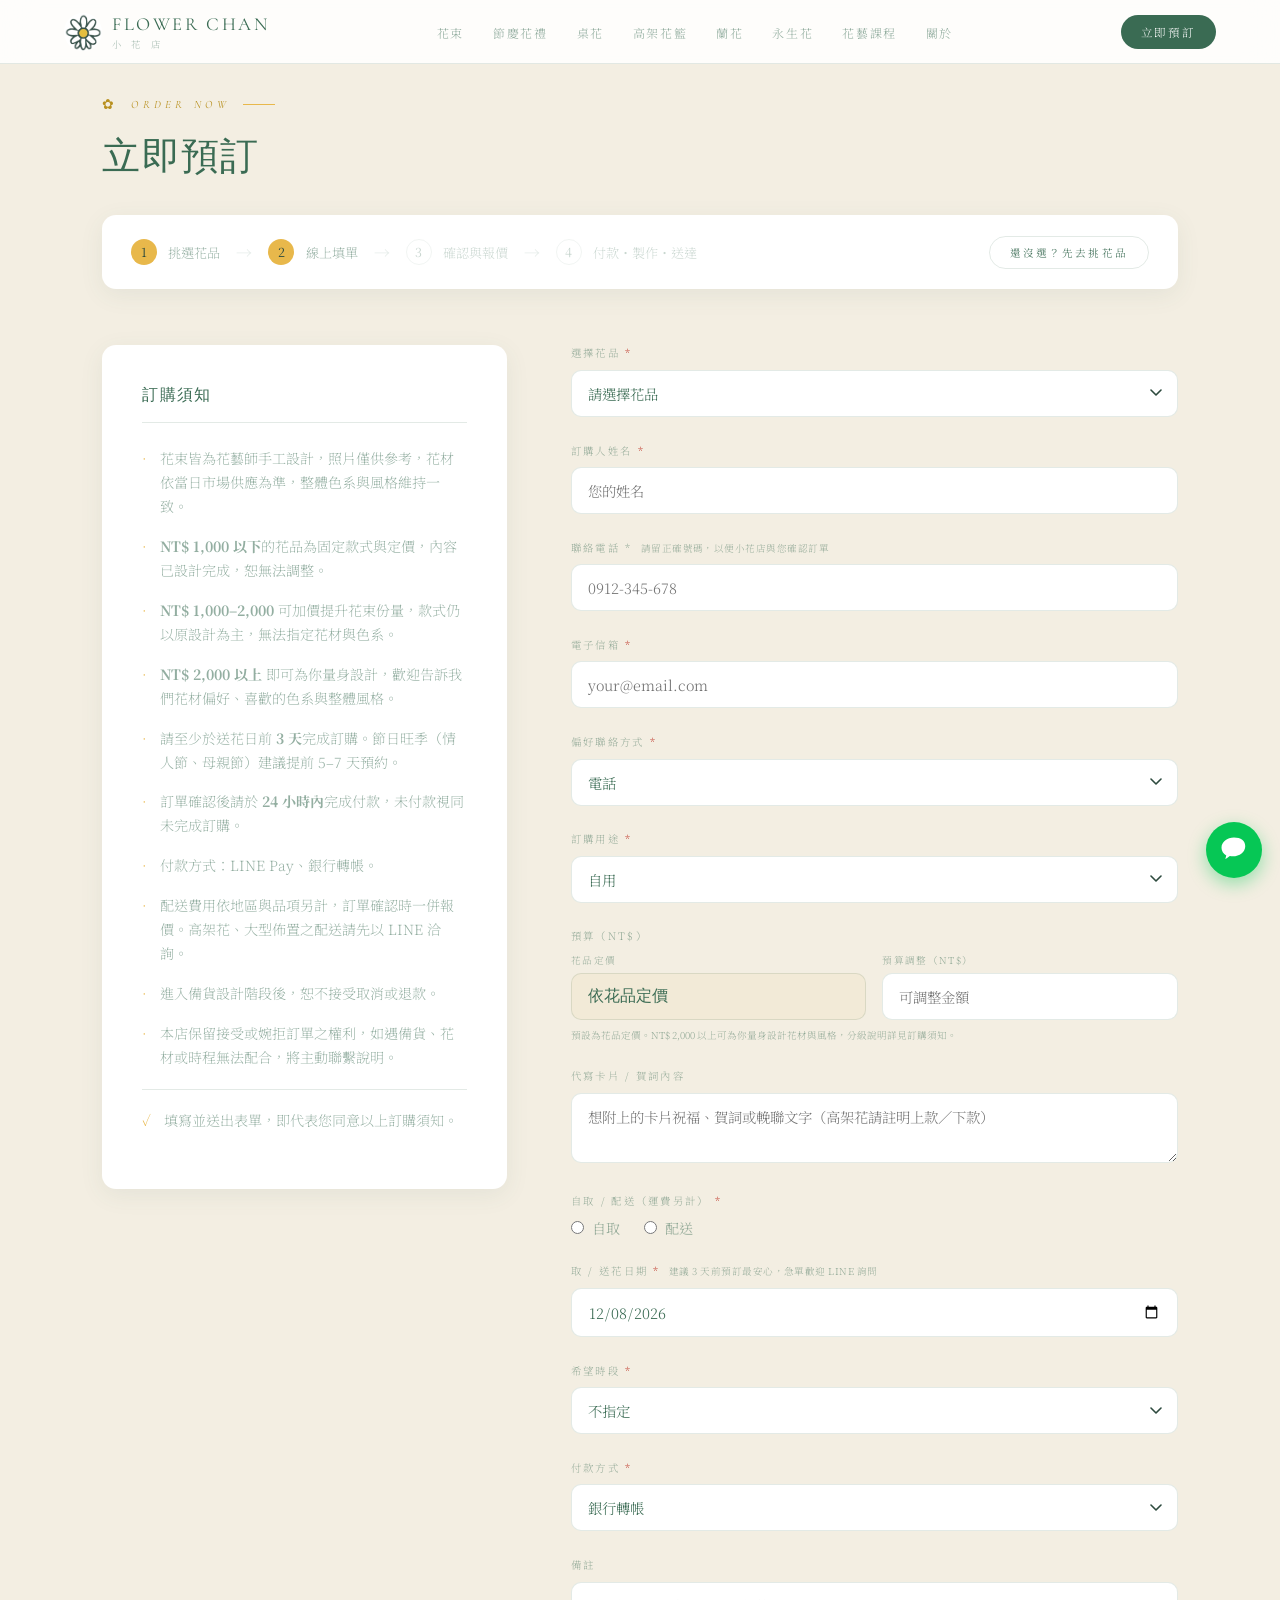
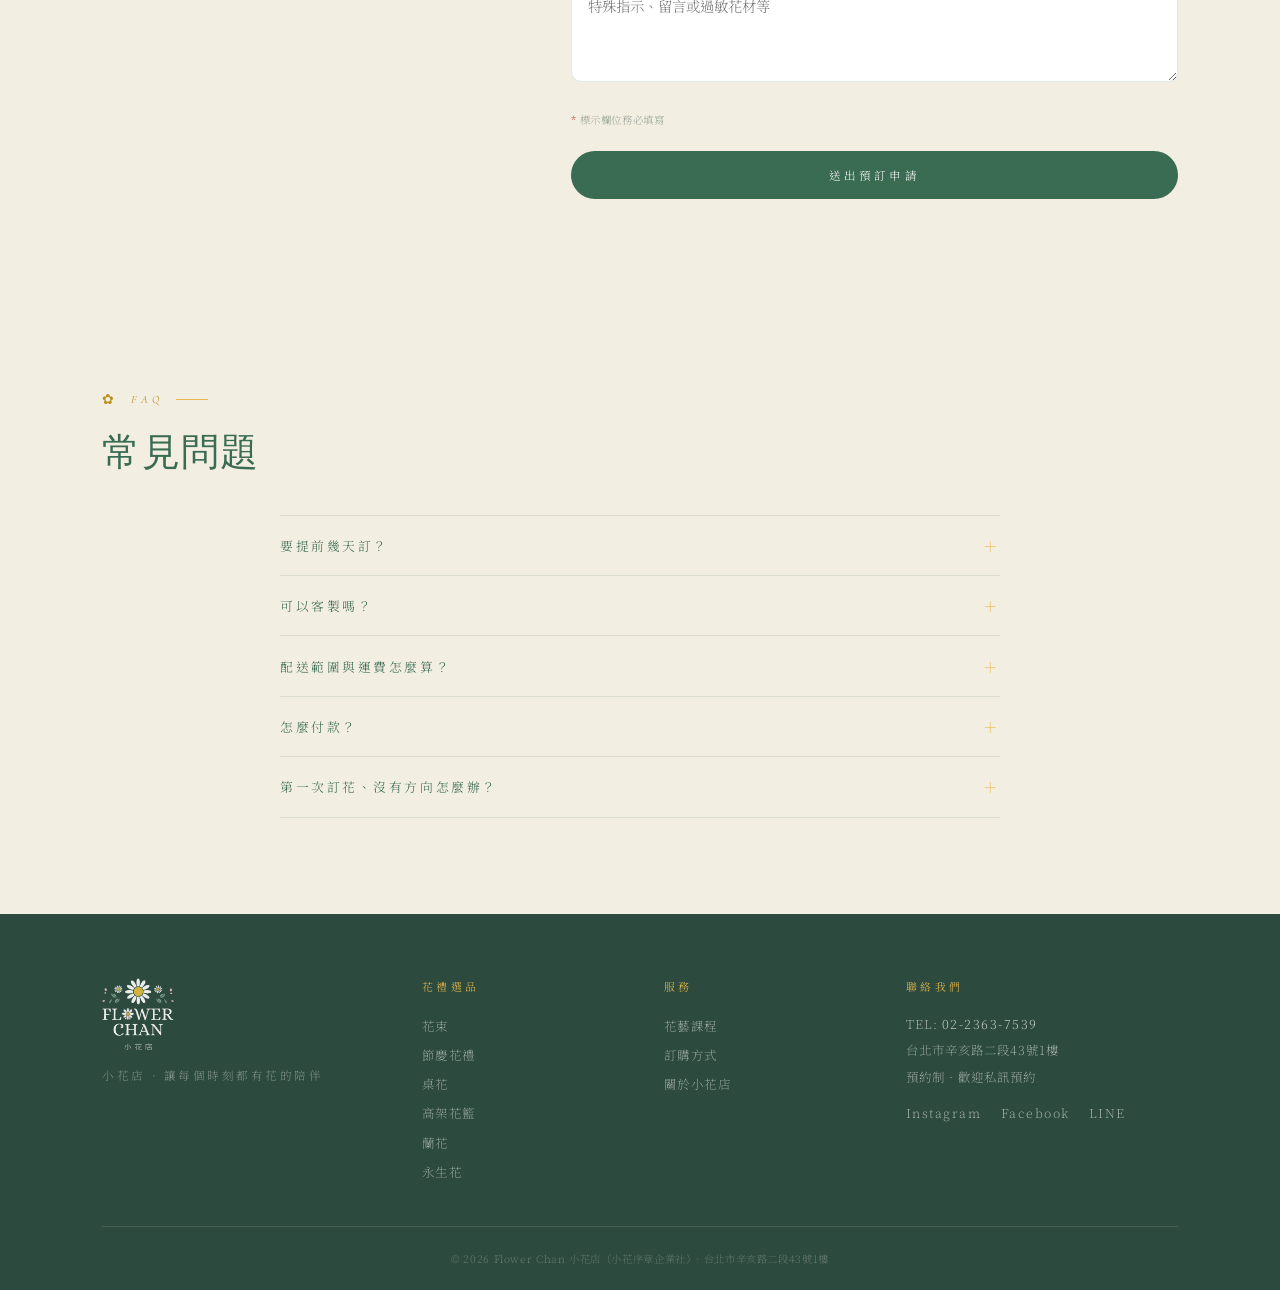
<file: order.html>
<!DOCTYPE html>
<html lang="zh-Hant">
<head>
<meta charset="UTF-8">
<meta name="viewport" content="width=device-width, initial-scale=1.0">
<title>線上預訂｜Flower Chan 小花店</title>
<meta name="description" content="台北大安區手作花店線上預訂，挑選花品、填寫訂購資料，小花店將在 24 小時內與您確認。">
<link rel="icon" type="image/png" href="ICON.png">
<link rel="apple-touch-icon" href="ICON.png">
<link rel="preconnect" href="https://fonts.googleapis.com">
<link href="https://fonts.googleapis.com/css2?family=Cormorant+Garamond:ital,wght@0,300;0,400;0,600;1,300;1,400&family=Great+Vibes&family=Noto+Serif+TC:wght@200;300;400&display=swap" rel="stylesheet">
<link rel="stylesheet" href="/assets/site.css?v=20260924">
<meta property="og:type" content="website">
<meta property="og:site_name" content="Flower Chan 小花店">
<meta property="og:title" content="線上預訂｜Flower Chan 小花店">
<meta property="og:description" content="台北大安區手作花店線上預訂，挑選花品、填寫訂購資料，小花店將在 24 小時內與您確認。">
<meta property="og:image" content="https://res.cloudinary.com/dcwgv05q1/image/upload/w_1200,h_630,c_fill,q_auto,f_auto/flowerchan/oagrp2yrqft1ob8nakzh">
<meta property="og:url" content="https://flowerchan.com/order">
<meta name="twitter:card" content="summary_large_image">
</head>
<body>

<nav>
  <a class="nav-brand" href="/"><img class="nav-logo" src="/ICON.png" alt="Flower Chan logo"><span>FLOWER CHAN<small>小 花 店</small></span></a>
  <ul class="nav-links">
    <li><a href="/bouquet">花束</a></li><li><a href="/festival">節慶花禮</a></li>
    <li><a href="/table-flower">桌花</a></li>
    <li><a href="/flower-stand">高架花籃</a></li>
    <li><a href="/orchid">蘭花</a></li>
    <li><a href="/preserved">永生花</a></li>
    <li><a href="/courses">花藝課程</a></li>
    <li><a href="/#about">關於</a></li>
  </ul>
  <div style="display:flex;align-items:center;gap:1rem;">
    <a class="nav-cta" href="/order">立即預訂</a>
    <button class="nav-toggle" onclick="toggleMobileMenu()" aria-label="選單">
      <span></span><span></span><span></span>
    </button>
  </div>
</nav>
<div class="mobile-menu" id="mobileMenu">
  <a href="/bouquet">花束 BOUQUET</a>
  <a href="/festival">節慶花禮 FESTIVE</a>
  <a href="/table-flower">桌花 TABLE FLOWERS</a>
  <a href="/flower-stand">高架花籃 FLOWER STANDS</a>
  <a href="/orchid">蘭花 ORCHIDS</a>
  <a href="/preserved">永生花 PRESERVED FLOWERS</a>
  <a href="/courses">花藝課程 COURSES</a>
  <a href="/#about" onclick="toggleMobileMenu()">關於 ABOUT</a>
  <a class="mm-cta" href="/order" onclick="toggleMobileMenu()">立即預訂</a>
</div>

<!-- ORDER -->
<section class="order-section" id="order"><div id="orderSection">
  <div class="reveal">
    <p class="sec-eyebrow">Order Now</p>
    <h2 class="sec-title">立即預訂</h2>
  </div>
  <div class="order-steps reveal">
    <span class="order-step"><b>1</b>挑選花品</span><span class="order-step-arrow">→</span>
    <span class="order-step"><b>2</b>線上填單</span><span class="order-step-arrow">→</span>
    <span class="order-step upcoming"><b>3</b>確認與報價</span><span class="order-step-arrow">→</span>
    <span class="order-step upcoming"><b>4</b>付款・製作・送達</span>
    <a class="btn-ghost" href="/#categories">還沒選？先去挑花品</a>
  </div>
  <div class="order-grid reveal">
    <div class="order-notice">
      <p class="notice-title">訂購須知</p>
      <div class="notice-item"><span class="notice-dot">·</span><span>花束皆為花藝師手工設計，照片僅供參考，花材依當日市場供應為準，整體色系與風格維持一致。</span></div>
      <div class="notice-item"><span class="notice-dot">·</span><span><strong>NT$ 1,000 以下</strong>的花品為固定款式與定價，內容已設計完成，恕無法調整。</span></div>
      <div class="notice-item"><span class="notice-dot">·</span><span><strong>NT$ 1,000–2,000</strong> 可加價提升花束份量，款式仍以原設計為主，無法指定花材與色系。</span></div>
      <div class="notice-item"><span class="notice-dot">·</span><span><strong>NT$ 2,000 以上</strong> 即可為你量身設計，歡迎告訴我們花材偏好、喜歡的色系與整體風格。</span></div>
      <div class="notice-item"><span class="notice-dot">·</span><span>請至少於送花日前 <strong>3 天</strong>完成訂購。節日旺季（情人節、母親節）建議提前 5–7 天預約。</span></div>
      <div class="notice-item"><span class="notice-dot">·</span><span>訂單確認後請於 <strong>24 小時內</strong>完成付款，未付款視同未完成訂購。</span></div>
      <div class="notice-item"><span class="notice-dot">·</span><span>付款方式：LINE Pay、銀行轉帳。</span></div>
      <div class="notice-item"><span class="notice-dot">·</span><span>配送費用依地區與品項另計，訂單確認時一併報價。高架花、大型佈置之配送請先以 LINE 洽詢。</span></div>
      <div class="notice-item"><span class="notice-dot">·</span><span>進入備貨設計階段後，恕不接受取消或退款。</span></div>
      <div class="notice-item"><span class="notice-dot">·</span><span>本店保留接受或婉拒訂單之權利，如遇備貨、花材或時程無法配合，將主動聯繫說明。</span></div>
      <div class="notice-item" style="margin-top:1.2rem;padding-top:1.2rem;border-top:0.5px solid var(--border)"><span class="notice-dot">✓</span><span>填寫並送出表單，即代表您同意以上訂購須知。</span></div>
    </div>
    <div class="order-form-wrap">
      <form id="orderForm" onsubmit="submitOrder(event)">
        <input type="hidden" id="productCode" name="product_code" value="">
        <input type="hidden" id="productName" name="product_name" value="">

        <div class="form-row">
          <label class="form-label">選擇花品 <span style="color:#C0392B;">*</span></label>
          <select class="form-select" id="productSelect" required onchange="onProductSelect(this.value)">
            <option value="">請選擇花品</option>
          </select>
        </div>

        <div class="form-row" id="selectedProduct" style="display:none">
          <label class="form-label">您選擇的花品</label>
          <div class="price-display" id="selectedProductDisplay" style="font-size:0.85rem;color:var(--muted);font-weight:300;"></div>
        </div>

        <div class="form-row">
          <label class="form-label">訂購人姓名 <span style="color:#C0392B;">*</span></label>
          <input class="form-input" type="text" name="name" required placeholder="您的姓名">
        </div>
        <div class="form-row">
          <label class="form-label">聯絡電話 *<span style="font-size:0.6rem;color:var(--muted);font-weight:200;letter-spacing:0.05em;margin-left:0.5rem;">請留正確號碼，以便小花店與您確認訂單</span></label>
          <input class="form-input" type="tel" name="phone" required placeholder="0912-345-678">
        </div>
        <div class="form-row">
          <label class="form-label">電子信箱 <span style="color:#C0392B;">*</span></label>
          <input class="form-input" type="email" name="email" required placeholder="your@email.com">
        </div>
        <div class="form-row">
          <label class="form-label">偏好聯絡方式 <span style="color:#C0392B;">*</span></label>
          <select class="form-select" name="contact_pref" required>
            <option value="EMAIL">EMAIL</option>
            <option selected>電話</option>
            <option>其他（請於備註填寫）</option>
          </select>
        </div>
        <div class="form-row">
          <label class="form-label">訂購用途 <span style="color:#C0392B;">*</span></label>
          <select class="form-select" name="occasion" required>
            <option value="">請選擇</option>
            <option>生日</option>
            <option>情人節 / 紀念日</option>
            <option>婚禮/求婚</option>
            <option>感謝/探病</option>
            <option>畢業/升遷</option>
            <option>開幕/喬遷</option>
            <option>會場/弔唁</option>
            <option selected>自用</option>
            <option>其他（請在下方說明）</option>
          </select>
        </div>
        <div class="form-row">
          <label class="form-label">預算（NT$）</label>
          <div class="form-price-row">
            <div>
              <span class="price-cap">花品定價</span>
              <div class="price-display" id="basePriceDisplay">依花品定價</div>
            </div>
            <div>
              <span class="price-cap">預算調整（NT$）</span>
              <input class="form-input" type="number" name="budget" id="budgetInput" placeholder="可調整金額" min="0" oninput="updateStylePrefByBudget()">
            </div>
          </div>
          <p style="font-size:0.6rem;color:var(--muted);margin-top:0.5rem;font-weight:200;">預設為花品定價。NT$ 2,000 以上可為你量身設計花材與風格，分級說明詳見訂購須知。</p>
        </div>
        <div class="form-row" id="stylePrefRow" style="display:none;">
          <label class="form-label">花材偏好與顏色風格</label>
          <input class="form-input" type="text" name="style_pref" placeholder="例如：偏粉、不要百合、要滿天星">
        </div>
        <div class="form-row">
          <label class="form-label">代寫卡片 / 賀詞內容</label>
          <textarea class="form-textarea" name="card_text" style="min-height:70px;" placeholder="想附上的卡片祝福、賀詞或輓聯文字（高架花請註明上款／下款）"></textarea>
        </div>
        <div class="form-row">
          <label class="form-label">自取 / 配送（運費另計） <span style="color:#C0392B;">*</span></label>
          <div class="radio-group">
            <label class="radio-label"><input type="radio" name="delivery" value="自取" onchange="toggleDelivery(false)" required> 自取</label>
            <label class="radio-label"><input type="radio" name="delivery" value="配送" onchange="toggleDelivery(true)"> 配送</label>
          </div>
        </div>
        <div class="form-row">
          <label class="form-label">取 / 送花日期 <span style="color:#C0392B;">*</span><span style="font-size:0.6rem;color:var(--muted);font-weight:200;letter-spacing:0.05em;margin-left:0.5rem;">建議 3 天前預訂最安心，急單歡迎 LINE 詢問</span></label>
          <input class="form-input" type="date" name="date" id="dateInput" required>
        </div>
        <div class="form-row">
          <label class="form-label">希望時段 <span style="color:#C0392B;">*</span></label>
          <select class="form-select" name="time_slot" required>
            <option value="">請選擇</option>
            <option>上午09:00–12:00</option>
            <option>下午13:00–17:00</option>
            <option>晚間18:00–20:00</option>
            <option selected>不指定</option>
          </select>
        </div>
        <div class="delivery-fields" id="deliveryFields">
          <div class="form-row">
            <label class="form-label">收件人姓名 <span style="color:#C0392B;">*</span></label>
            <input class="form-input" type="text" name="recipient_name" placeholder="收件人姓名" required>
          </div>
          <div class="form-row">
            <label class="form-label">收件人電話 <span style="color:#C0392B;">*</span></label>
            <input class="form-input" type="tel" name="recipient_phone" placeholder="收件人聯絡電話" required>
          </div>
          <div class="form-row">
            <label class="form-label">配送地址 <span style="color:#C0392B;">*</span></label>
            <input class="form-input" type="text" name="address" placeholder="完整地址（含樓層門號）" required>
          </div>
          <div class="form-row">
            <label class="form-label">收件人不在時，可放置管理室嗎？</label>
            <select class="form-select" name="concierge_ok">
              <option value="">請選擇</option>
              <option selected>可以，可放管理室</option>
              <option>不行，請務必本人簽收</option>
              <option>無管理室</option>
            </select>
          </div>
        </div>
        <div class="form-row">
          <label class="form-label">付款方式 <span style="color:#C0392B;">*</span></label>
          <select class="form-select" name="payment" required>
            <option value="">請選擇</option>
            <option>LINE Pay</option>
            <option selected>銀行轉帳</option>
          </select>
        </div>
        <div class="form-row">
          <label class="form-label">備註</label>
          <textarea class="form-textarea" name="note" placeholder="特殊指示、留言或過敏花材等"></textarea>
        </div>
        <p style="font-size:0.65rem;color:rgba(45,74,62,0.5);font-weight:200;letter-spacing:0.05em;margin-bottom:1rem;"><span style="color:#C0392B;">*</span> 標示欄位務必填寫</p>
        <button type="submit" class="form-submit">送出預訂申請</button>
      </form>
    </div>
  </div>
</div>

  <!-- 完成頁 -->
  <div id="thankYouPage" style="display:none;padding:4rem 0;">
    <div style="max-width:640px;margin:0 auto;text-align:center;">
      <p style="font-family:'Great Vibes',cursive;font-size:3.8rem;color:#2D4A3E;line-height:1.2;margin-bottom:0.6rem;letter-spacing:0.02em;">Thank You</p>
      <h2 style="font-family:'Cormorant Garamond',serif;font-weight:300;font-size:2.8rem;color:#2D4A3E;line-height:1.15;letter-spacing:0.02em;margin-bottom:1.5rem;">感謝您的預訂申請</h2>
      <div style="width:28px;height:1px;background:#E8B84B;margin:0 auto 2rem;"></div>
      <div id="orderSummary" style="background:#FFFFFF;border:1px solid rgba(232,184,75,0.5);border-radius:14px;padding:1.6rem 2rem;text-align:left;margin:0 auto 2rem;max-width:480px;font-size:0.85rem;color:#3A6B53;line-height:2.1;font-weight:300;"></div>
      <p style="font-size:0.72rem;color:rgba(45,74,62,0.45);font-weight:200;margin-bottom:2rem;">📱 建議截圖保存此頁，方便後續與小花店核對</p>
      <p style="font-size:1.12rem;color:#2D4A3E;line-height:2.4;font-weight:300;margin-bottom:3rem;">小花店會在 <strong style="font-size:1.2em;font-weight:600;color:#2D4A3E;background:linear-gradient(transparent 62%, rgba(232,184,75,0.5) 0);padding:0 3px;">24 小時內</strong>透過您選擇的聯絡方式與您確認訂單內容。<br>確認後請於 <strong style="font-size:1.2em;font-weight:600;color:#2D4A3E;background:linear-gradient(transparent 62%, rgba(232,184,75,0.5) 0);padding:0 3px;">24 小時內</strong>付款，經商家確認聯繫後，即完成預訂流程。</p>

      <div style="background:#F7F4EE;padding:2.5rem;text-align:left;margin-bottom:2rem;">
        <p style="font-family:'Cormorant Garamond',serif;font-size:1.05rem;color:#2D4A3E;font-weight:300;letter-spacing:0.08em;margin-bottom:1.5rem;padding-bottom:1rem;border-bottom:0.5px solid rgba(45,74,62,0.11);">付款方式</p>
        <p style="font-size:0.72rem;letter-spacing:0.22em;color:rgba(45,74,62,0.42);margin-bottom:1rem;font-weight:200;">銀行轉帳</p>
        <div style="display:grid;grid-template-columns:auto 1fr;gap:0.5rem 1.5rem;margin-bottom:2rem;">
          <span style="font-size:0.82rem;color:rgba(45,74,62,0.42);font-weight:200;">銀行</span>
          <span style="font-size:0.82rem;color:#2D4A3E;font-weight:300;">元大銀行（806）和平分行</span>
          <span style="font-size:0.82rem;color:rgba(45,74,62,0.42);font-weight:200;">戶名</span>
          <span style="font-size:0.82rem;color:#2D4A3E;font-weight:300;">小花序章企業社</span>
          <span style="font-size:0.82rem;color:rgba(45,74,62,0.42);font-weight:200;">帳號</span>
          <span style="font-size:1.05rem;color:#2D4A3E;font-family:'Cormorant Garamond',serif;font-weight:400;letter-spacing:0.08em;">21592000029639</span>
        </div>
        <p style="font-size:0.72rem;letter-spacing:0.22em;color:rgba(45,74,62,0.42);margin-bottom:0.8rem;font-weight:200;">LINE Pay</p>
        <p style="font-size:0.82rem;color:rgba(45,74,62,0.5);font-weight:200;line-height:1.8;">請於訂單確認後，由小花店提供 LINE Pay 付款連結。</p>
      </div>

      <p style="font-size:0.8rem;color:rgba(45,74,62,0.4);font-weight:200;line-height:2;margin-bottom:2rem;">轉帳後請保留收據，並透過 LINE 或 IG 私訊告知小花店，<br>以便確認付款狀態。</p>

      <div style="background:#F7F4EE;padding:2.5rem;text-align:left;margin-bottom:2.5rem;">
        <p style="font-family:'Cormorant Garamond',serif;font-size:1.05rem;color:#2D4A3E;font-weight:300;letter-spacing:0.08em;margin-bottom:1rem;padding-bottom:1rem;border-bottom:0.5px solid rgba(45,74,62,0.11);">聯絡小花店</p>
        <p style="font-size:0.8rem;color:rgba(45,74,62,0.5);font-weight:200;line-height:1.9;margin-bottom:1.6rem;">訂單確認、付款、或任何問題，都歡迎直接聯絡我們，加 LINE 最快：</p>
        <a id="lineContactBtn" href="https://lin.ee/jZUeNhm" target="_blank" onclick="return lineOrderContact(this)" style="display:flex;align-items:center;justify-content:center;gap:0.6rem;background:#06C755;color:#FFFFFF;font-size:0.92rem;padding:15px 24px;border-radius:10px;text-decoration:none;font-family:'Noto Serif TC',serif;font-weight:400;letter-spacing:0.08em;margin-bottom:1.8rem;transition:opacity 0.3s;" onmouseover="this.style.opacity='0.85'" onmouseout="this.style.opacity='1'">
          <svg viewBox="0 0 24 24" style="width:22px;height:22px;fill:#FFFFFF;flex-shrink:0;"><path d="M12 2C6.48 2 2 5.64 2 10.1c0 2.57 1.49 4.85 3.82 6.33-.13.46-.66 2.37-.69 2.53 0 0-.01.11.06.16.07.04.16.02.16.02.21-.03 2.44-1.6 3.4-2.27.74.11 1.49.16 2.25.16 5.52 0 10-3.64 10-8.13S17.52 2 12 2z"/></svg>
          傳訂單資訊給小花店（LINE）
        </a>
        <div style="display:grid;grid-template-columns:auto 1fr;gap:0.7rem 1.5rem;">
          <span style="font-size:0.78rem;color:rgba(45,74,62,0.42);font-weight:200;">電話</span>
          <a href="tel:0223637539" style="font-size:0.85rem;color:#2D4A3E;font-weight:300;text-decoration:none;">02-2363-7539</a>
          <span style="font-size:0.78rem;color:rgba(45,74,62,0.42);font-weight:200;">Instagram</span>
          <a href="https://www.instagram.com/flowerchan_tw/" target="_blank" style="font-size:0.85rem;color:#2D4A3E;font-weight:300;text-decoration:none;">@flowerchan_tw</a>
          <span style="font-size:0.78rem;color:rgba(45,74,62,0.42);font-weight:200;">Facebook</span>
          <a href="https://www.facebook.com/freshasdaisyflower" target="_blank" style="font-size:0.85rem;color:#2D4A3E;font-weight:300;text-decoration:none;">Fresh as Daisy Flower</a>
          <span style="font-size:0.78rem;color:rgba(45,74,62,0.42);font-weight:200;">門市</span>
          <span style="font-size:0.85rem;color:#2D4A3E;font-weight:300;">台北市辛亥路二段43號1樓</span>
          <span style="font-size:0.78rem;color:rgba(45,74,62,0.42);font-weight:200;">營業</span>
          <span style="font-size:0.85rem;color:#2D4A3E;font-weight:300;">預約制・每日 09:00–17:00</span>
        </div>
      </div>

      <a href="/" style="display:inline-block;background:#2D4A3E;color:#F7F4EE;font-size:0.72rem;padding:13px 28px;letter-spacing:0.26em;text-decoration:none;font-family:'Noto Serif TC',serif;font-weight:300;transition:opacity 0.3s;">回到首頁</a>
    </div>
  </div>
</section>

<!-- 常見問題 FAQ -->
<section class="section" id="faq" style="background:var(--cream-dark);">
  <div class="reveal">
    <p class="sec-eyebrow">FAQ</p>
    <h2 class="sec-title">常見問題</h2>
  </div>
  <div class="accordion reveal" style="max-width:720px;margin:2.5rem auto 0;">
    <div class="accordion-item">
      <button class="accordion-head" onclick="this.parentElement.classList.toggle('open')">要提前幾天訂？</button>
      <div class="accordion-body">建議於送花日前 3 天完成訂購；情人節、母親節等旺季建議提前 5–7 天。急件歡迎先以 LINE 詢問當日是否可安排。</div>
    </div>
    <div class="accordion-item">
      <button class="accordion-head" onclick="this.parentElement.classList.toggle('open')">可以客製嗎？</button>
      <div class="accordion-body">可以。客製花束 NT$ 2,000 起，告訴我們預算、喜歡的色系與用途，由小花店從當季花材為您親手設計。</div>
    </div>
    <div class="accordion-item">
      <button class="accordion-head" onclick="this.parentElement.classList.toggle('open')">配送範圍與運費怎麼算？</button>
      <div class="accordion-body">運費依地區與品項另計，於訂單確認時一併報價。高架花籃、大型佈置之配送請先以 LINE 洽詢可配合的地點與時間。</div>
    </div>
    <div class="accordion-item">
      <button class="accordion-head" onclick="this.parentElement.classList.toggle('open')">怎麼付款？</button>
      <div class="accordion-body">提供 LINE Pay 與銀行轉帳。訂單經小花店確認後，請於 24 小時內完成付款，再進入備貨製作。</div>
    </div>
    <div class="accordion-item">
      <button class="accordion-head" onclick="this.parentElement.classList.toggle('open')">第一次訂花、沒有方向怎麼辦？</button>
      <div class="accordion-body">沒關係！直接告訴我們預算與場合（生日、探病、開幕…），小花店會協助推薦合適的款式。歡迎 <a href="https://lin.ee/jZUeNhm" target="_blank" style="color:var(--green);">LINE 詢問</a>。</div>
    </div>
  </div>
</section>

<footer>
  <div class="footer-grid">
    <div class="footer-col footer-brand-col">
      <img class="footer-logo" src="/FLOWERCHAN_WHITE.png" alt="Flower Chan">
      <p class="footer-tagline">小花店 · 讓每個時刻都有花的陪伴</p>
    </div>
    <div class="footer-col">
      <p class="footer-head">花禮選品</p>
      <a href="/bouquet">花束</a><a href="/festival">節慶花禮</a>
      <a href="/table-flower">桌花</a>
      <a href="/flower-stand">高架花籃</a>
      <a href="/orchid">蘭花</a>
      <a href="/preserved">永生花</a>
    </div>
    <div class="footer-col">
      <p class="footer-head">服務</p>
      <a href="/courses">花藝課程</a>
      <a href="/order">訂購方式</a>
      <a href="/#about">關於小花店</a>
    </div>
    <div class="footer-col">
      <p class="footer-head">聯絡我們</p>
      <p class="footer-info">TEL: <a href="tel:0223637539">02-2363-7539</a></p>
      <p class="footer-info">台北市辛亥路二段43號1樓</p>
      <p class="footer-info">預約制 · 歡迎私訊預約</p>
      <div class="footer-social">
        <a href="https://www.instagram.com/flowerchan_tw/" target="_blank">Instagram</a>
        <a href="https://www.facebook.com/freshasdaisyflower" target="_blank">Facebook</a>
        <a href="https://lin.ee/jZUeNhm" target="_blank">LINE</a>
      </div>
    </div>
  </div>
  <div class="footer-bottom">© 2026 Flower Chan 小花店（小花序章企業社）· 台北市辛亥路二段43號1樓</div>
</footer>

<script src="/assets/site.js?v=20260924"></script>
<script>
let allProducts = [];
let lastOrder = null;

/* 下單完成頁的 LINE 按鈕：帶入簡易訂單資訊（日期/姓名/花品）*/
function lineOrderContact(el) {
  const o = lastOrder || {};
  const lines = ['我完成線上預訂了，想跟小花店確認：'];
  if (o.orderedAt) lines.push('下單時間：' + o.orderedAt);
  if (o.name) lines.push('姓名：' + o.name);
  if (o.product) lines.push('花品：' + o.product);
  if (o.date) lines.push('取貨日期：' + o.date + (o.time ? '（' + o.time + '）' : ''));
  const text = lines.join('\n');
  const isMobile = /Android|iPhone|iPad|iPod/i.test(navigator.userAgent);
  if (isMobile) {
    location.href = 'https://line.me/R/oaMessage/@795utfau/?' + encodeURIComponent(text);
    return false;
  }
  try {
    navigator.clipboard.writeText(text);
    const txt = el.querySelector('span') || el;
    const old = el.lastChild;
    const prev = old.nodeType === 3 ? old.textContent : null;
    if (prev !== null) { old.textContent = ' 已複製訂單資訊，貼上即可 ✓'; setTimeout(() => { old.textContent = prev; }, 2500); }
  } catch (e) {}
  window.open('https://lin.ee/jZUeNhm', '_blank');
  return false;
}

/* ── 訂購表單（沿用既有邏輯） ── */
function selectProductByCode(code) {
  const p = allProducts.find(x => x.code === code);
  if (!p) return;
  selectProduct(p.code, p.name, p.price);
}

function selectProduct(code, name, price) {
  const sel = document.getElementById('productSelect');
  if (sel) sel.value = code;
  document.getElementById('productCode').value = code;
  document.getElementById('productName').value = name;
  document.getElementById('selectedProduct').style.display = 'block';
  document.getElementById('selectedProductDisplay').textContent = `${code} · ${name} — NT$ ${price.toLocaleString()}`;
  document.getElementById('basePriceDisplay').textContent = `NT$ ${price.toLocaleString()}`;
  const budgetInput = document.getElementById('budgetInput');
  const stylePrefRow = document.getElementById('stylePrefRow');
  if (price <= 1000) {
    budgetInput.readOnly = true;
    budgetInput.value = price;
    budgetInput.placeholder = '此花品價格固定';
  } else {
    budgetInput.readOnly = false;
    budgetInput.value = price;
    budgetInput.placeholder = '可調整金額';
  }
  updateStylePrefByBudget();
  document.getElementById('order').scrollIntoView({ behavior: 'smooth' });
}

/* 預算 ≥ 2000 時，自動展開「花材偏好與顏色風格」欄；低於 2000 收起 */
function updateStylePrefByBudget() {
  const v = parseFloat(document.getElementById('budgetInput').value) || 0;
  const row = document.getElementById('stylePrefRow');
  if (row) row.style.display = v >= 2000 ? 'block' : 'none';
}

function toggleDelivery(show) {
  const fields = document.getElementById('deliveryFields');
  if (show) {
    fields.classList.add('show');
    fields.querySelectorAll('input').forEach(i => i.required = true);
  } else {
    fields.classList.remove('show');
    fields.querySelectorAll('input').forEach(i => { i.required = false; i.value = ''; });
  }
}

async function submitOrder(e) {
  e.preventDefault();
  const btn = e.target.querySelector('.form-submit');
  btn.disabled = true;
  btn.textContent = '送出中…';

  const data = new FormData(e.target);
  const payload = {};
  for (const [key, val] of data.entries()) payload[key] = val;

  // 新欄位併入備註（後端與試算表欄位不需變動）
  const extras = [];
  if (payload.card_text) extras.push(`【卡片/賀詞】${payload.card_text}`);
  if (payload.concierge_ok) extras.push(`【管理室】${payload.concierge_ok}`);
  if (extras.length) payload.note = extras.join('\n') + (payload.note ? '\n' + payload.note : '');
  delete payload.card_text;
  delete payload.concierge_ok;

  try {
    const res = await fetch('/.netlify/functions/submit-order', {
      method: 'POST',
      headers: { 'Content-Type': 'application/json' },
      body: JSON.stringify(payload)
    });
    if (!res.ok) throw new Error('HTTP ' + res.status);
    const _n = new Date(Date.now() + 8 * 3600000), _p = x => String(x).padStart(2, '0');
    lastOrder = {
      orderedAt: `${_n.getUTCFullYear()}-${_p(_n.getUTCMonth() + 1)}-${_p(_n.getUTCDate())} ${_p(_n.getUTCHours())}:${_p(_n.getUTCMinutes())}`,
      name: payload.name || '',
      product: payload.product_name || payload.product_code || '',
      date: payload.date || '',
      time: payload.time_slot || ''
    };
    const sum = document.getElementById('orderSummary');
    if (sum) sum.innerHTML = [
      payload.product_name ? '🌸 花品｜' + payload.product_name : '',
      payload.budget ? '💰 預算｜NT$ ' + Number(payload.budget).toLocaleString() : '',
      payload.date ? '📅 日期｜' + payload.date + '（' + (payload.time_slot || '') + '）' : '',
      '🚚 方式｜' + (payload.delivery || ''),
      '👤 訂購人｜' + (payload.name || '')
    ].filter(Boolean).join('<br>');
    document.getElementById('orderSection').style.display = 'none';
    document.getElementById('thankYouPage').style.display = 'block';
    window.scrollTo({ top: document.getElementById('thankYouPage').offsetTop - 80, behavior: 'smooth' });
    if (window.gtag) gtag('event', 'order_submit', { product: lastOrder.product || '', budget: Number(payload.budget) || 0 });
  } catch (err) {
    btn.disabled = false;
    btn.textContent = '送出預訂申請';
    alert('送出失敗，請稍後再試或直接聯絡小花店。');
    console.error('submitOrder error:', err);
  }
}

/* ?product=FC-xxx 由其他頁帶入花品 */
const CAT_ORDER = ['花束', '節慶花禮', '桌花', '高架花', '蘭花', '永生花'];

function populateProductSelect() {
  const sel = document.getElementById('productSelect');
  if (!sel) return;
  const orderable = allProducts.filter(p => p.published !== false && !/完售|售完/.test(p.status || ''));
  // 先依 CAT_ORDER 排序；資料裡若出現未列在 CAT_ORDER 的新分類，自動接在後面（不會再漏掉）
  const seen = new Set();
  const cats = [...CAT_ORDER, ...orderable.map(p => p.category || '花束')]
    .filter(c => (seen.has(c) ? false : seen.add(c)));
  const groups = cats.map(cat => {
    const items = orderable.filter(p => (p.category || '花束') === cat);
    if (!items.length) return '';
    const label = cat === '高架花' ? '高架花籃' : cat;
    return `<optgroup label="${label}">` + items.map(p =>
      `<option value="${p.code}">${p.name}｜NT$ ${Number(p.price).toLocaleString()}</option>`).join('') + '</optgroup>';
  }).join('');
  sel.innerHTML = '<option value="">請選擇花品</option>' + groups +
    '<optgroup label="客製"><option value="CUSTOM">客製花束（NT$ 2,000 起）／由小花店為您設計</option></optgroup>';
}

function onProductSelect(val) {
  const budgetInput = document.getElementById('budgetInput');
  if (val === 'CUSTOM') {
    document.getElementById('productCode').value = 'CUSTOM';
    document.getElementById('productName').value = '客製花束（$2000以上）';
    document.getElementById('selectedProduct').style.display = 'block';
    document.getElementById('selectedProductDisplay').textContent = '客製花束 — NT$ 2,000 起，依您的需求設計';
    document.getElementById('basePriceDisplay').textContent = 'NT$ 2,000 起';
    budgetInput.readOnly = false;
    budgetInput.min = 2000;
    budgetInput.value = 2000;
    updateStylePrefByBudget();
    return;
  }
  budgetInput.min = 0;
  if (val) selectProductByCode(val);
}

function setDefaultDate() {
  const d = new Date();
  d.setDate(d.getDate() + 3);
  const el = document.getElementById('dateInput');
  if (el && !el.value) el.value = d.toISOString().slice(0, 10);
}

/* 暫停接單開關（settings.json，後台開關第二階段） */
async function checkAcceptingOrders() {
  try {
    const res = await fetch('/settings.json?t=' + Date.now());
    const s = await res.json();
    if (s.accepting_orders === false) {
      document.getElementById('orderSection').innerHTML = `
        <div class="reveal visible"><p class="sec-eyebrow">Order Now</p><h2 class="sec-title">立即預訂</h2></div>
        <div class="closed-notice">
          <h3>🌸 本檔期已滿單</h3>
          <p>${s.closed_message || '感謝大家的喜愛，目前訂單已滿。<br>歡迎透過 LINE 詢問下一檔期，或追蹤 IG 獲得最新消息。'}</p>
          <a class="btn-line2 is-line" href="${LINE_URL}" target="_blank" style="margin-top:1.4rem;">LINE 詢問</a>
        </div>`;
    }
  } catch (e) { /* 無設定檔時照常 */ }
}

async function initOrderPage(){
  try { allProducts = await fetchProducts(); } catch(e){}
  populateProductSelect();
  setDefaultDate();
  checkAcceptingOrders();
  const params = new URLSearchParams(location.search);
  const code = params.get('product') || params.get('order');
  if (code) selectProductByCode(code);
  observeReveal();
}
initOrderPage();
</script>
<a class="fab-line" href="https://lin.ee/jZUeNhm" target="_blank" aria-label="LINE 詢問">
<svg viewBox="0 0 24 24"><path d="M12 2C6.48 2 2 5.64 2 10.1c0 2.57 1.49 4.85 3.82 6.33-.13.46-.66 2.37-.69 2.53 0 0-.01.11.06.16.07.04.16.02.16.02.21-.03 2.44-1.6 3.4-2.27.74.11 1.49.16 2.25.16 5.52 0 10-3.64 10-8.13S17.52 2 12 2z"/></svg>
</a>
</body>
</html>
</file>
<file: assets/site.css>
/* ═══════════════════════════════════════════
   Flower Chan 小花店 — 雛菊清新明亮系 v2
   色調源自 LOGO：雛菊白・金黃花心・葉綠・粉色花苞・奶油底
   ═══════════════════════════════════════════ */

:root {
  --green: #3A6B53;            /* 葉綠（柔和版） */
  --green-deep: #2D4A3E;       /* 深綠（錨點：footer/引言） */
  --green-light: #5C8A72;
  --gold: #E8B84B;             /* 金黃花心 */
  --gold-soft: #F4D88E;
  --cream: #FBF9F3;            /* 奶油底（更亮） */
  --cream-dark: #F3EEE2;
  --pink: #F5C5B8;             /* 花苞粉 */
  --daisy: #FFFFFF;            /* 雛菊白 */
  --text: #33402F;
  --muted: rgba(58,107,83,0.55);
  --border: rgba(58,107,83,0.14);
  --shadow: 0 6px 24px rgba(58,107,83,0.08);
  --radius: 14px;
}
*{margin:0;padding:0;box-sizing:border-box;}
html{scroll-behavior:smooth;}
body{font-family:'Noto Serif TC',serif;background:var(--cream);color:var(--text);overflow-x:hidden;}

/* ─── NAV ─── */
nav{position:fixed;top:0;left:0;right:0;z-index:100;background:rgba(255,255,255,0.85);backdrop-filter:blur(16px);border-bottom:1px solid var(--border);height:64px;display:flex;align-items:center;justify-content:space-between;padding:0 5vw;}
.nav-brand{font-family:'Cormorant Garamond',serif;font-weight:400;font-size:1.15rem;color:var(--green);letter-spacing:0.14em;text-decoration:none;}
.nav-brand small{display:block;font-family:'Noto Serif TC',serif;font-size:0.58rem;letter-spacing:0.45em;color:var(--muted);font-weight:200;margin-top:2px;}
.nav-links{display:flex;gap:1.8rem;list-style:none;align-items:center;}
.nav-links a{text-decoration:none;font-size:0.75rem;font-weight:300;color:var(--muted);letter-spacing:0.14em;transition:color 0.3s;}
.nav-links a:hover,.nav-links a.current{color:var(--green);}
.nav-cta{font-size:0.72rem;letter-spacing:0.16em;color:#fff;background:var(--green);font-weight:300;padding:9px 20px;border-radius:999px;cursor:pointer;text-decoration:none;transition:background 0.3s;white-space:nowrap;}
.nav-cta:hover{background:var(--green-light);}
.nav-toggle{display:none;background:none;border:none;cursor:pointer;padding:8px;}
.nav-toggle span{display:block;width:20px;height:1.5px;background:var(--green);margin:5px 0;border-radius:2px;}
.mobile-menu{display:none;position:fixed;top:64px;left:0;right:0;z-index:99;background:rgba(255,255,255,0.97);backdrop-filter:blur(16px);border-bottom:1px solid var(--border);padding:1rem 5vw 1.5rem;}
.mobile-menu.open{display:block;}
.mobile-menu a{display:block;padding:0.85rem 0;font-size:0.85rem;color:var(--green);text-decoration:none;letter-spacing:0.14em;font-weight:300;border-bottom:0.5px solid var(--border);}
.mobile-menu a:last-child{border-bottom:none;}

/* ─── 節慶 BANNER ─── */
.festival-banner{margin-top:64px;display:none;align-items:center;justify-content:center;gap:1.2rem;padding:0.8rem 5vw;background:linear-gradient(90deg,var(--gold-soft),var(--pink));color:var(--green-deep);text-decoration:none;flex-wrap:wrap;text-align:center;}
.festival-banner.show{display:flex;}
.festival-banner .fb-title{font-size:0.85rem;letter-spacing:0.22em;font-weight:400;}
.festival-banner .fb-sub{font-size:0.72rem;letter-spacing:0.12em;font-weight:200;opacity:0.85;}
.festival-banner .fb-cta{font-size:0.68rem;letter-spacing:0.18em;border:1px solid var(--green-deep);border-radius:999px;padding:4px 16px;font-weight:300;}
.festival-banner.show ~ .hero{padding-top:0;}

/* ─── 共用排版 ─── */
.section{padding:6rem 8vw;}
.sec-eyebrow{font-family:'Cormorant Garamond',serif;font-style:italic;font-size:0.7rem;letter-spacing:0.38em;color:var(--gold);text-transform:uppercase;margin-bottom:1.4rem;display:flex;align-items:center;gap:0.8rem;}
.sec-eyebrow::before{content:'✿';font-style:normal;font-size:0.85rem;}
.sec-eyebrow::after{content:'';height:1px;width:32px;background:var(--gold);}
.sec-title{font-family:'Cormorant Garamond',serif;font-weight:400;font-size:clamp(1.9rem,3vw,3rem);color:var(--green);line-height:1.15;letter-spacing:0.03em;}
.btn-dark{display:inline-block;background:var(--green);color:#fff;font-size:0.7rem;padding:13px 32px;letter-spacing:0.26em;text-decoration:none;font-family:'Noto Serif TC',serif;font-weight:300;border:none;border-radius:999px;cursor:pointer;transition:background 0.3s,transform 0.3s;}
.btn-dark:hover{background:var(--green-light);transform:translateY(-1px);}
.btn-ghost{display:inline-block;font-size:0.7rem;letter-spacing:0.2em;color:var(--green);font-weight:300;border:1px solid var(--border);border-radius:999px;padding:11px 26px;text-decoration:none;transition:all 0.3s;background:none;cursor:pointer;}
.btn-ghost:hover{border-color:var(--green);background:rgba(58,107,83,0.04);}

/* ─── HERO ─── */
.hero{min-height:92vh;display:grid;grid-template-columns:5fr 7fr;padding-top:64px;}
.hero-left{background:var(--cream);padding:4rem 4vw 4rem 5vw;display:flex;flex-direction:column;justify-content:center;position:relative;}
.eyebrow{font-family:'Cormorant Garamond',serif;font-style:italic;font-size:0.72rem;letter-spacing:0.38em;color:var(--gold);text-transform:uppercase;margin-bottom:2.4rem;}
.hero-title{font-family:'Cormorant Garamond',serif;font-weight:400;font-size:clamp(3rem,4.6vw,5rem);color:var(--green);line-height:1.0;letter-spacing:0.03em;}
.hero-sub{font-size:0.68rem;letter-spacing:0.55em;color:var(--muted);margin:0.6rem 0 2.6rem;font-weight:200;}
.hero-rule{width:44px;height:1px;background:var(--gold);margin-bottom:2.2rem;position:relative;}
.hero-rule::after{content:'✿';position:absolute;right:-18px;top:-9px;color:var(--gold);font-size:0.75rem;}
.hero-desc{font-size:0.95rem;color:var(--muted);line-height:2.3;font-weight:200;max-width:320px;letter-spacing:0.04em;margin-bottom:2.6rem;}
.hero-strip{display:grid;grid-template-columns:repeat(3,1fr);gap:10px;padding:10px;background:var(--cream);}
.hero-strip a{position:relative;display:block;overflow:hidden;border-radius:var(--radius);}
.hero-strip img{width:100%;height:100%;object-fit:cover;display:block;transition:transform 1.2s ease;}
.hero-strip a:hover img{transform:scale(1.04);}
.hero-strip .strip-label{position:absolute;left:0;right:0;bottom:0;padding:2.2rem 1.4rem 1.3rem;background:linear-gradient(transparent,rgba(45,74,62,0.55));color:#fff;}
.strip-label .zh{font-size:0.9rem;letter-spacing:0.3em;font-weight:300;display:block;}
.strip-label .en{font-family:'Cormorant Garamond',serif;font-style:italic;font-size:0.62rem;letter-spacing:0.22em;opacity:0.75;}

/* ─── 類別入口 ─── */
.cat-grid{display:grid;grid-template-columns:repeat(6,1fr);gap:14px;margin-top:3.5rem;}
.cat-card{position:relative;display:block;overflow:hidden;text-decoration:none;background:var(--cream-dark);border-radius:var(--radius);box-shadow:var(--shadow);}
.cat-card img{width:100%;aspect-ratio:3/4;object-fit:cover;display:block;transition:transform 1s ease;}
.cat-card:hover img{transform:scale(1.05);}
.cat-card .cat-label{position:absolute;left:0;right:0;bottom:0;padding:2.6rem 1.5rem 1.4rem;background:linear-gradient(transparent,rgba(45,74,62,0.62));}
.cat-label .zh{font-size:1rem;letter-spacing:0.32em;color:#fff;font-weight:300;display:block;margin-bottom:0.2rem;}
.cat-label .en{font-family:'Cormorant Garamond',serif;font-style:italic;font-size:0.64rem;letter-spacing:0.26em;color:rgba(255,255,255,0.78);}
.cat-card .cat-empty{position:absolute;inset:0;display:flex;align-items:center;justify-content:center;font-size:0.72rem;letter-spacing:0.3em;color:var(--muted);}

/* ─── 花品卡片 ─── */
.gallery-grid{display:grid;grid-template-columns:repeat(3,1fr);gap:18px;}
.flower-card{background:var(--daisy);position:relative;display:flex;flex-direction:column;border-radius:var(--radius);overflow:hidden;box-shadow:var(--shadow);transition:transform 0.4s ease,box-shadow 0.4s ease;}
.flower-card:hover{transform:translateY(-4px);box-shadow:0 12px 32px rgba(58,107,83,0.13);}
.flower-link{text-decoration:none;color:inherit;display:block;}
.flower-photo{width:100%;aspect-ratio:3/4;object-fit:cover;display:block;}
.flower-photo-placeholder{width:100%;aspect-ratio:3/4;display:flex;align-items:center;justify-content:center;font-size:2.5rem;background:var(--cream-dark);}
.flower-body{padding:1.4rem 1.6rem 1.6rem;display:flex;flex-direction:column;flex:1;}
.flower-code{font-size:0.6rem;letter-spacing:0.3em;color:var(--muted);margin-bottom:0.6rem;font-weight:200;}
.flower-name{font-family:'Cormorant Garamond',serif;font-size:1.15rem;font-weight:400;color:var(--green);margin-bottom:0.3rem;line-height:1.25;}
.flower-tags{display:flex;gap:4px;flex-wrap:wrap;margin-bottom:1.1rem;}
.flower-tag{font-size:0.6rem;color:var(--muted);letter-spacing:0.08em;font-weight:200;}
.flower-tag::after{content:'·';margin-left:4px;opacity:0.4;}
.flower-tag:last-child::after{content:'';}
.flower-desc{font-size:0.82rem;color:var(--muted);line-height:1.85;font-weight:200;letter-spacing:0.02em;white-space:pre-wrap;display:-webkit-box;-webkit-line-clamp:3;-webkit-box-orient:vertical;overflow:hidden;margin-bottom:1rem;}
.flower-bottom{display:flex;align-items:center;justify-content:space-between;padding-top:1rem;border-top:0.5px solid var(--border);margin-top:auto;}
.flower-price{font-family:'Cormorant Garamond',serif;font-size:1rem;color:var(--green);font-weight:400;letter-spacing:0.04em;}
.flower-price small{font-size:0.6rem;color:var(--muted);font-family:'Noto Serif TC',serif;letter-spacing:0.03em;display:block;font-weight:200;}
.flower-btn{font-size:0.62rem;letter-spacing:0.16em;color:var(--green);border:1px solid var(--green);border-radius:999px;padding:6px 16px;cursor:pointer;font-weight:300;background:none;font-family:'Noto Serif TC',serif;transition:all 0.25s;text-decoration:none;white-space:nowrap;}
.flower-btn:hover{background:var(--green);color:#fff;}
.flower-btn.disabled{color:var(--muted);border-color:var(--border);cursor:default;pointer-events:none;}

/* ─── 狀態標籤 ─── */
.status-badge{position:absolute;top:12px;left:12px;z-index:2;font-size:0.6rem;letter-spacing:0.2em;padding:5px 14px;font-weight:300;border-radius:999px;}
.status-badge.soldout{background:rgba(45,74,62,0.88);color:#fff;}
.status-badge.preorder{background:var(--gold);color:var(--green-deep);}
.status-badge.instock{background:rgba(255,255,255,0.93);color:var(--green);}
.flower-photo.dimmed{opacity:0.55;}

/* ─── 課程卡片 ─── */
.course-grid{display:grid;grid-template-columns:repeat(4,1fr);gap:18px;margin-top:3.5rem;}
.course-card{background:var(--daisy);display:flex;flex-direction:column;position:relative;border-radius:var(--radius);overflow:hidden;box-shadow:var(--shadow);}
.course-photo{width:100%;aspect-ratio:4/3;object-fit:cover;display:block;}
.course-photo-placeholder{width:100%;aspect-ratio:4/3;display:flex;align-items:center;justify-content:center;font-size:2rem;background:var(--cream-dark);}
.course-body{padding:1.5rem 1.6rem 1.7rem;display:flex;flex-direction:column;flex:1;}
.course-type{font-size:0.6rem;letter-spacing:0.26em;color:var(--gold);margin-bottom:0.7rem;font-weight:400;}
.course-name{font-family:'Cormorant Garamond',serif;font-size:1.2rem;font-weight:400;color:var(--green);line-height:1.3;margin-bottom:0.5rem;}
.course-name-zh{font-family:'Noto Serif TC',serif;font-size:1rem;letter-spacing:0.12em;}
.course-meta{font-size:0.74rem;color:var(--muted);line-height:2;font-weight:200;margin-bottom:0.9rem;}
.course-desc{font-size:0.8rem;color:var(--muted);line-height:1.9;font-weight:200;margin-bottom:1.2rem;}
.course-bottom{margin-top:auto;display:flex;align-items:center;justify-content:space-between;padding-top:1rem;border-top:0.5px solid var(--border);}
.course-price{font-family:'Cormorant Garamond',serif;font-size:1rem;color:var(--green);font-weight:400;}
.course-status{font-size:0.62rem;letter-spacing:0.2em;padding:4px 12px;font-weight:300;border-radius:999px;}
.course-status.open{color:var(--green);border:1px solid var(--green);}
.course-status.full{color:#fff;background:rgba(45,74,62,0.85);}
.course-status.closed{color:var(--muted);border:1px solid var(--border);}
.line-btn{display:inline-flex;align-items:center;gap:0.5rem;background:#06C755;color:#fff;font-size:0.72rem;letter-spacing:0.18em;padding:11px 26px;text-decoration:none;font-weight:300;border-radius:999px;transition:opacity 0.3s;}
.line-btn:hover{opacity:0.85;}

/* ─── 花品內頁 ─── */
.product-page{padding:calc(64px + 3rem) 8vw 5rem;}
.breadcrumb{font-size:0.66rem;letter-spacing:0.16em;color:var(--muted);font-weight:200;margin-bottom:2.5rem;}
.breadcrumb a{color:var(--muted);text-decoration:none;transition:color 0.3s;}
.breadcrumb a:hover{color:var(--green);}
.breadcrumb span{margin:0 0.5rem;opacity:0.5;}
.product-grid{display:grid;grid-template-columns:7fr 5fr;gap:4rem;align-items:start;}
.product-photos{display:grid;gap:1rem;}
.product-photo-main{width:100%;aspect-ratio:3/4;object-fit:cover;display:block;background:var(--cream-dark);border-radius:var(--radius);}
.product-thumbs{display:grid;grid-template-columns:repeat(5,1fr);gap:0.8rem;}
.product-thumbs img{width:100%;aspect-ratio:1;object-fit:cover;display:block;cursor:pointer;opacity:0.6;transition:opacity 0.3s;border:1.5px solid transparent;border-radius:10px;}
.product-thumbs img:hover,.product-thumbs img.active{opacity:1;border-color:var(--gold);}
.product-info .flower-code{margin-bottom:0.8rem;}
.product-title{font-family:'Cormorant Garamond',serif;font-weight:400;font-size:clamp(1.7rem,2.4vw,2.4rem);color:var(--green);line-height:1.2;letter-spacing:0.02em;margin-bottom:0.8rem;}
.product-price{font-family:'Cormorant Garamond',serif;font-size:1.5rem;color:var(--green);font-weight:400;margin:1.2rem 0 0.4rem;}
.product-price-note{font-size:0.68rem;color:var(--muted);font-weight:200;letter-spacing:0.05em;margin-bottom:1.6rem;}
.product-desc{font-size:0.88rem;color:var(--muted);line-height:2.1;font-weight:200;letter-spacing:0.03em;white-space:pre-wrap;margin:1.6rem 0 2rem;}
.spec-block{border-top:0.5px solid var(--border);padding:1.4rem 0;}
.spec-label{font-size:0.64rem;letter-spacing:0.28em;color:var(--gold);margin-bottom:0.8rem;font-weight:400;}
.spec-val{font-size:0.85rem;color:var(--muted);line-height:2;font-weight:200;}
.product-cta{display:flex;gap:1rem;margin:2.2rem 0;flex-wrap:wrap;}
.accordion{border-top:0.5px solid var(--border);}
.accordion-item{border-bottom:0.5px solid var(--border);}
.accordion-head{width:100%;display:flex;justify-content:space-between;align-items:center;padding:1.2rem 0;background:none;border:none;cursor:pointer;font-family:'Noto Serif TC',serif;font-size:0.8rem;letter-spacing:0.2em;color:var(--green);font-weight:300;}
.accordion-head::after{content:'＋';font-size:0.9rem;color:var(--gold);transition:transform 0.3s;}
.accordion-item.open .accordion-head::after{transform:rotate(45deg);}
.accordion-body{display:none;padding:0 0 1.4rem;font-size:0.82rem;color:var(--muted);line-height:2.1;font-weight:200;}
.accordion-item.open .accordion-body{display:block;}

/* ─── 品牌故事帶 ─── */
.story-band{background:var(--green-deep);padding:5.5rem 8vw;display:grid;grid-template-columns:1fr 1fr;gap:4rem;align-items:center;}
.story-band .quote{font-family:'Cormorant Garamond',serif;font-style:italic;font-size:1.4rem;color:rgba(255,255,255,0.9);line-height:1.8;}
.story-band .credit{font-size:0.65rem;letter-spacing:0.28em;color:var(--gold);margin-top:1.6rem;}

/* ─── 服務帶（改為明亮卡片） ─── */
.services-section{background:var(--cream-dark);padding:6rem 8vw;}
.services-section .sec-title{color:var(--green);}
.services-grid{display:grid;grid-template-columns:repeat(3,1fr);gap:18px;margin-top:3.5rem;background:none;}
.service-card{background:var(--daisy);padding:3rem 2.5rem;transition:transform 0.4s,box-shadow 0.4s;position:relative;border-radius:var(--radius);box-shadow:var(--shadow);}
.service-card:hover{transform:translateY(-4px);box-shadow:0 12px 32px rgba(58,107,83,0.13);}
.svc-num{font-family:'Cormorant Garamond',serif;font-size:3.2rem;font-weight:300;color:rgba(232,184,75,0.18);position:absolute;top:1.8rem;right:2.2rem;line-height:1;}
.svc-title{font-family:'Cormorant Garamond',serif;font-size:1.2rem;font-weight:400;color:var(--green);margin-bottom:1rem;line-height:1.2;}
.svc-desc{font-size:0.88rem;color:var(--muted);line-height:2;font-weight:200;}
.svc-tag{display:inline-block;margin-top:1.8rem;padding:4px 16px;border:1px solid rgba(232,184,75,0.55);color:#B8902F;font-size:0.62rem;letter-spacing:0.14em;border-radius:999px;}

/* ─── ABOUT ─── */
.about-grid{display:grid;grid-template-columns:1fr 1fr;gap:5rem;align-items:center;margin-top:3.5rem;}
.about-text p{font-size:0.9rem;color:var(--muted);line-height:2.2;font-weight:200;margin-bottom:1.2rem;letter-spacing:0.03em;}
.about-cred{display:inline-block;margin:0.4rem 0 0;padding:5px 16px;border:1px solid rgba(232,184,75,0.6);color:#B8902F;font-size:0.68rem;letter-spacing:0.18em;font-weight:300;border-radius:999px;}
.about-quote-card{background:var(--green-deep);padding:3.5rem;border-radius:var(--radius);}
.about-quote{font-family:'Cormorant Garamond',serif;font-style:italic;font-size:1.35rem;color:rgba(255,255,255,0.88);line-height:1.7;margin-bottom:2rem;}
.about-author{font-size:0.65rem;letter-spacing:0.28em;color:var(--gold);}
.about-info{margin-top:2.5rem;padding-top:2rem;border-top:1px solid var(--border);}
.info-item{display:flex;gap:1rem;margin-bottom:1.2rem;align-items:flex-start;}
.info-icon{font-size:0.9rem;margin-top:2px;opacity:0.5;}
.info-label{font-size:0.62rem;letter-spacing:0.22em;color:var(--muted);margin-bottom:0.2rem;font-weight:200;}
.info-val{font-size:0.9rem;color:var(--green);font-weight:300;}
.info-val a{color:var(--green);text-decoration:none;border-bottom:1px solid var(--border);padding-bottom:1px;transition:border-color 0.3s;}
.info-val a:hover{border-color:var(--gold);}

/* ─── 訂購區 ─── */
.order-section{background:var(--cream-dark);padding:6rem 8vw;}
.order-grid{display:grid;grid-template-columns:2fr 3fr;gap:4rem;margin-top:3.5rem;}
.order-notice{background:var(--daisy);padding:2.5rem;border-radius:var(--radius);box-shadow:var(--shadow);align-self:start;}
.notice-title{font-family:'Cormorant Garamond',serif;font-size:1rem;color:var(--green);font-weight:400;letter-spacing:0.08em;margin-bottom:1.5rem;padding-bottom:1rem;border-bottom:0.5px solid var(--border);}
.notice-item{display:flex;gap:0.8rem;margin-bottom:1rem;font-size:0.88rem;color:var(--muted);line-height:1.7;font-weight:200;}
.notice-dot{color:var(--gold);flex-shrink:0;}
.form-row{margin-bottom:1.6rem;}
.form-label{display:block;font-size:0.65rem;letter-spacing:0.22em;color:var(--muted);margin-bottom:0.6rem;font-weight:200;}
.form-input,.form-select,.form-textarea{width:100%;padding:12px 16px;border:1px solid var(--border);background:var(--daisy);font-family:'Noto Serif TC',serif;font-size:0.9rem;font-weight:300;color:var(--green);outline:none;transition:border-color 0.25s;-webkit-appearance:none;border-radius:10px;}
.form-input:focus,.form-select:focus,.form-textarea:focus{border-color:var(--green);}
.form-select{appearance:none;-webkit-appearance:none;cursor:pointer;padding-right:42px;background-image:url("data:image/svg+xml,%3Csvg xmlns='http://www.w3.org/2000/svg' width='12' height='8' viewBox='0 0 12 8'%3E%3Cpath d='M1 1l5 5 5-5' fill='none' stroke='%232D4A3E' stroke-width='1.6' stroke-linecap='round' stroke-linejoin='round'/%3E%3C/svg%3E");background-repeat:no-repeat;background-position:right 15px center;background-size:12px;}
.form-textarea{resize:vertical;min-height:100px;}
.form-price-row{display:grid;grid-template-columns:1fr 1fr;gap:1rem;align-items:start;}
.price-cap{display:block;font-size:0.6rem;letter-spacing:0.14em;color:var(--muted);margin-bottom:0.4rem;font-weight:200;}
.price-display{padding:12px 16px;border:1px solid var(--border);background:rgba(232,184,75,0.07);font-family:'Cormorant Garamond',serif;font-size:1rem;color:var(--green);font-weight:400;border-radius:10px;}
.form-submit{width:100%;background:var(--green);color:#fff;font-family:'Noto Serif TC',serif;font-size:0.72rem;letter-spacing:0.28em;padding:16px;border:none;cursor:pointer;font-weight:300;margin-top:0.5rem;transition:background 0.3s;border-radius:999px;}
.form-submit:hover{background:var(--green-light);}
.delivery-fields{display:none;margin-top:1rem;padding-top:1rem;border-top:0.5px solid var(--border);}
.delivery-fields.show{display:block;}
.radio-group{display:flex;gap:1.5rem;}
.radio-label{display:flex;align-items:center;gap:0.5rem;font-size:0.88rem;color:var(--muted);font-weight:300;cursor:pointer;}

/* ─── FOOTER ─── */
footer{background:var(--green-deep);padding:3rem 8vw;display:flex;align-items:center;justify-content:space-between;flex-wrap:wrap;gap:1rem;}
.footer-brand{font-family:'Cormorant Garamond',serif;font-weight:300;font-size:1.1rem;color:white;letter-spacing:0.12em;}
.footer-brand small{display:block;font-size:0.6rem;letter-spacing:0.4em;color:rgba(255,255,255,0.35);font-weight:200;margin-top:3px;}
.footer-links{display:flex;gap:1.8rem;flex-wrap:wrap;}
.footer-links a{font-size:0.68rem;color:rgba(255,255,255,0.45);text-decoration:none;letter-spacing:0.1em;font-weight:200;transition:color 0.3s;}
.footer-links a:hover{color:var(--gold);}
footer p{font-size:0.65rem;color:rgba(255,255,255,0.28);font-weight:200;letter-spacing:0.05em;}

/* ─── 篩選列 ─── */
.filter-bar{padding:0 8vw 2.5rem;display:flex;gap:0.6rem;align-items:center;flex-wrap:wrap;}
.filter-label{font-size:0.68rem;color:var(--muted);letter-spacing:0.2em;margin-right:0.4rem;font-weight:200;}
.tag{font-size:0.68rem;padding:6px 18px;border:1px solid var(--border);color:var(--muted);letter-spacing:0.1em;cursor:pointer;font-weight:300;transition:all 0.25s;border-radius:999px;background:var(--daisy);}
.tag:hover,.tag.active{border-color:var(--green);color:#fff;background:var(--green);}
.gallery-header{padding:5rem 8vw 3rem;}
.gallery-more{text-align:center;padding:3.5rem 0 5rem;}
.gallery-more a{font-size:0.7rem;letter-spacing:0.22em;color:var(--muted);text-decoration:none;border-bottom:1px solid var(--border);padding-bottom:2px;transition:color 0.3s;}
.gallery-more a:hover{color:var(--green);}

/* 類別頁的格線需要左右留白 */
section > .gallery-grid{margin:0 8vw;}

/* ─── REVEAL ─── */
.reveal{opacity:0;transform:translateY(20px);transition:opacity 0.85s ease,transform 0.85s ease;}
.reveal.visible{opacity:1;transform:none;}

/* ─── RWD ─── */
@media(max-width:1280px){
  .cat-grid{grid-template-columns:repeat(3,1fr);}
}
@media(max-width:980px){
  .cat-grid{grid-template-columns:repeat(2,1fr);}
  .course-grid{grid-template-columns:repeat(2,1fr);}
  .gallery-grid{grid-template-columns:repeat(2,1fr);}
  .product-grid{grid-template-columns:1fr;gap:2.5rem;}
  .story-band{grid-template-columns:1fr;gap:2.5rem;}
}
@media(max-width:768px){
  .nav-links{display:none;}
  .nav-toggle{display:block;}
  .hero{grid-template-columns:1fr;min-height:auto;}
  .hero-left{padding:3.5rem 6vw;}
  .hero-strip{grid-template-columns:repeat(3,1fr);}
  .hero-strip img{aspect-ratio:9/16;}
  .cat-grid{grid-template-columns:1fr 1fr;}
  .course-grid{grid-template-columns:1fr;}
  .gallery-grid{grid-template-columns:1fr;}
  .services-grid{grid-template-columns:1fr;}
  .about-grid,.order-grid{grid-template-columns:1fr;gap:2.5rem;}
  .section{padding:4.5rem 6vw;}
  .product-page{padding:calc(64px + 1.5rem) 6vw 4rem;}
  .product-thumbs{grid-template-columns:repeat(4,1fr);}
}

/* ─── 首頁輪播 HERO（文華式，由 banners.json 驅動，Canva 固定尺寸 1600x640） ─── */
.hero-carousel{margin-top:64px;position:relative;overflow:hidden;display:none;}
.hero-carousel.show{display:block;}
.hc-track{display:flex;transition:transform 0.8s ease;}
.hc-slide{min-width:100%;position:relative;display:block;text-decoration:none;}
.hc-slide img{width:100%;aspect-ratio:5/2;object-fit:cover;display:block;}
/* 整張圖含文字的 banner：任何裝置都維持 5/2 完整顯示，不裁切（避免手機切到文字）*/
.hc-slide.hc-fullimg img{aspect-ratio:5/2 !important;max-height:none !important;object-fit:contain;}
.hc-overlay{position:absolute;left:6vw;bottom:14%;color:#fff;max-width:60%;text-shadow:0 2px 14px rgba(45,74,62,0.45);}
.hc-title{font-family:'Cormorant Garamond',serif;font-size:clamp(1.4rem,3vw,2.6rem);font-weight:400;letter-spacing:0.06em;line-height:1.2;margin-bottom:0.5rem;}
.hc-title-zh{font-family:'Noto Serif TC',serif;letter-spacing:0.18em;}
.hc-sub{font-size:clamp(0.7rem,1.2vw,0.9rem);font-weight:200;letter-spacing:0.12em;line-height:1.8;margin-bottom:1.1rem;}
.hc-cta{display:inline-block;font-size:0.68rem;letter-spacing:0.2em;color:#fff;border:1px solid rgba(255,255,255,0.8);border-radius:999px;padding:8px 22px;font-weight:300;backdrop-filter:blur(4px);}
.hc-dots{position:absolute;bottom:14px;left:0;right:0;display:flex;justify-content:center;gap:8px;}
.hc-dot{width:8px;height:8px;border-radius:50%;background:rgba(255,255,255,0.45);cursor:pointer;border:none;padding:0;transition:all 0.3s;}
.hc-dot.active{background:#fff;width:22px;border-radius:999px;}
@media(max-width:768px){
  .hc-slide img{aspect-ratio:4/3;}
  .hc-overlay{max-width:85%;left:6vw;}
}

/* ─── NAV / FOOTER LOGO ─── */
.nav-logo{height:38px;width:38px;border-radius:50%;object-fit:cover;display:block;}
.nav-brand{display:flex;align-items:center;gap:10px;}
.footer-logo{height:44px;display:block;margin-bottom:10px;opacity:0.9;}

/* ─── 課程內頁 ─── */
.course-page{padding:calc(64px + 3rem) 8vw 5rem;}
.course-hero-grid{display:grid;grid-template-columns:7fr 5fr;gap:4rem;align-items:start;}
@media(max-width:980px){.course-hero-grid{grid-template-columns:1fr;gap:2.5rem;}}

/* ─── 課程頁：雜誌式交錯排版 ─── */
.course-list{display:flex;flex-direction:column;gap:4.5rem;margin-top:4rem;}
.course-row{display:grid;grid-template-columns:6fr 5fr;gap:3.5rem;align-items:center;}
.course-row:nth-child(even){grid-template-columns:5fr 6fr;}
.course-row:nth-child(even) .cr-photo{order:2;}
.course-row:nth-child(even) .cr-body{order:1;}
.cr-photo{position:relative;display:block;border-radius:var(--radius);overflow:hidden;box-shadow:var(--shadow);}
.cr-photo img{width:100%;aspect-ratio:4/3;object-fit:cover;display:block;transition:transform 1s ease;}
.cr-photo:hover img{transform:scale(1.04);}
.cr-photo .course-photo-placeholder{aspect-ratio:4/3;font-size:3rem;background:linear-gradient(135deg,var(--cream-dark),#EAE2CF);}
.cr-num{position:absolute;top:-1.6rem;left:-0.4rem;font-family:'Cormorant Garamond',serif;font-style:italic;font-size:5.5rem;font-weight:300;color:rgba(232,184,75,0.35);line-height:1;z-index:1;pointer-events:none;}
.cr-body{position:relative;}
.cr-type{font-size:0.62rem;letter-spacing:0.28em;color:var(--gold);margin-bottom:0.9rem;font-weight:400;}
.cr-name{font-family:'Noto Serif TC',serif;font-size:1.6rem;letter-spacing:0.14em;color:var(--green);font-weight:300;line-height:1.3;}
.cr-name a{color:inherit;text-decoration:none;transition:opacity 0.3s;}
.cr-name a:hover{opacity:0.7;}
.cr-en{font-family:'Cormorant Garamond',serif;font-style:italic;font-size:0.95rem;color:var(--muted);margin:0.3rem 0 1.2rem;}
.cr-chips{display:flex;gap:0.6rem;flex-wrap:wrap;margin-bottom:1.4rem;}
.cr-chip{font-size:0.66rem;letter-spacing:0.1em;color:var(--green);border:1px solid var(--border);border-radius:999px;padding:5px 14px;font-weight:300;background:var(--daisy);}
.cr-desc{font-size:0.88rem;color:var(--muted);line-height:2.1;font-weight:200;white-space:pre-wrap;margin-bottom:1.6rem;max-width:480px;}
.cr-bottom{display:flex;align-items:center;gap:1.4rem;flex-wrap:wrap;}
.cr-price{font-family:'Cormorant Garamond',serif;font-size:1.35rem;color:var(--green);font-weight:400;}
.cr-more{font-size:0.68rem;letter-spacing:0.16em;color:var(--green);text-decoration:none;border-bottom:1px solid var(--gold);padding-bottom:2px;transition:opacity 0.3s;}
.cr-more:hover{opacity:0.7;}
@media(max-width:860px){
  .course-row,.course-row:nth-child(even){grid-template-columns:1fr;gap:1.6rem;}
  .course-row:nth-child(even) .cr-photo{order:0;}
  .course-row:nth-child(even) .cr-body{order:1;}
  .cr-num{font-size:4rem;top:-1.2rem;}
}

/* ─── 三欄式 FOOTER ─── */
footer{display:block;padding:4rem 8vw 1.5rem;}
.footer-grid{display:grid;grid-template-columns:1.4fr 1fr 1fr 1.4fr;gap:3rem;padding-bottom:2.5rem;border-bottom:1px solid rgba(255,255,255,0.12);}
.footer-brand-col .footer-logo{height:72px;margin-bottom:14px;}
.footer-tagline{font-size:0.72rem;letter-spacing:0.22em;color:rgba(255,255,255,0.45);font-weight:200;line-height:2;}
.footer-head{font-size:0.68rem;letter-spacing:0.3em;color:var(--gold);margin-bottom:1.1rem;font-weight:300;}
.footer-col a{display:block;font-size:0.78rem;color:rgba(255,255,255,0.55);text-decoration:none;letter-spacing:0.12em;font-weight:200;padding:0.35rem 0;transition:color 0.3s;}
.footer-col a:hover{color:#fff;}
.footer-info{font-size:0.78rem;color:rgba(255,255,255,0.55);letter-spacing:0.08em;font-weight:200;line-height:2.1;}
.footer-info a{display:inline;padding:0;color:rgba(255,255,255,0.75);}
.footer-social{display:flex;gap:1.2rem;margin-top:0.9rem;}
.footer-social a{display:inline;padding:0;}
.footer-bottom{padding-top:1.5rem;font-size:0.65rem;color:rgba(255,255,255,0.28);font-weight:200;letter-spacing:0.06em;text-align:center;}
@media(max-width:860px){
  .footer-grid{grid-template-columns:1fr 1fr;gap:2rem;}
  .footer-brand-col{grid-column:1/-1;}
}

/* ═══ v3 改版（2026-06-13 討論清單） ═══ */

/* 1. 輪播高度收斂 */
.hc-slide img{max-height:60vh;}
@media(max-width:768px){.hc-slide img{aspect-ratio:4/3;max-height:none;}}

/* 2. 類別卡文字加大、漸層加深 */
.cat-card .cat-label{background:linear-gradient(transparent,rgba(45,74,62,0.78));padding:3rem 1.5rem 1.6rem;}
.cat-label .zh{font-size:1.6rem;letter-spacing:0.28em;font-weight:400;}
.cat-label .en{font-size:0.78rem;}

/* 5. 花品卡類別色記號 */
.flower-card{--accent:var(--pink);}
.flower-card.cat-bouquet{--accent:#5C8A72;}
.flower-card.cat-festival{--accent:#C2614A;}
.flower-card.cat-table{--accent:#E8A08E;}
.flower-card.cat-stand{--accent:#C9952F;}
.flower-card.cat-orchid{--accent:#9B7FB6;}
.flower-card .flower-code{color:var(--accent);font-weight:400;}
.flower-card .flower-btn{border-color:var(--accent);color:var(--accent);}
.flower-card .flower-btn:hover{background:var(--accent);color:#fff;}
.flower-card::before{content:'';display:block;height:3px;background:var(--accent);opacity:0.65;}
/* 卡片圖片統一直式 3/4（避免混類別區塊高度不齊跑版）；各類別仍用色彩記號區分 */

/* 6. 首頁課程卡：米色手作感 */
.course-card{background:var(--cream-dark);border:1px solid rgba(232,184,75,0.45);box-shadow:none;}
.course-card .course-body{padding:1.5rem 1.6rem 1.7rem;}
.course-card .course-type{display:inline-block;background:var(--gold);color:var(--green-deep);padding:4px 14px;border-radius:0 999px 999px 0;margin-left:-1.6rem;padding-left:1.6rem;font-weight:400;}
.course-card .line-btn{background:none;border:1.5px solid #06C755;color:#06A74A;}
.course-card .line-btn:hover{background:#06C755;color:#fff;opacity:1;}
.course-card .course-photo-placeholder{background:linear-gradient(135deg,#EFE8D8,#E6DCC4);}

/* 7. 訂購三步驟引導 */
.order-steps{display:flex;gap:1rem;flex-wrap:wrap;align-items:center;margin-top:2.2rem;background:var(--daisy);border-radius:var(--radius);padding:1.3rem 1.8rem;box-shadow:var(--shadow);}
.order-step{display:flex;align-items:center;gap:0.7rem;font-size:0.82rem;color:var(--muted);font-weight:200;}
.order-step b{display:inline-flex;align-items:center;justify-content:center;width:26px;height:26px;border-radius:50%;background:var(--gold);color:var(--green-deep);font-size:0.78rem;font-weight:400;flex-shrink:0;}
.order-step.upcoming{opacity:0.5;}
.order-step.upcoming b{background:transparent;border:1px solid var(--border);color:var(--muted);}
.order-step-arrow{color:var(--border);font-size:1rem;}
.order-steps .btn-ghost{margin-left:auto;padding:8px 20px;font-size:0.66rem;}
@media(max-width:768px){.order-steps{flex-direction:column;align-items:flex-start;}.order-step-arrow{display:none;}.order-steps .btn-ghost{margin-left:0;}}

/* 10. 浮動 LINE 按鈕 */
.fab-line{position:fixed;right:18px;bottom:22px;z-index:200;width:56px;height:56px;border-radius:50%;background:#06C755;display:flex;align-items:center;justify-content:center;box-shadow:0 6px 18px rgba(6,199,85,0.4);text-decoration:none;transition:transform 0.3s;}
.fab-line:hover{transform:scale(1.08);}
.fab-line svg{width:30px;height:30px;fill:#fff;}

/* 13. 暫停接單公告 */
.closed-notice{background:var(--daisy);border:1.5px solid var(--gold);border-radius:var(--radius);padding:3rem 2.5rem;text-align:center;margin-top:2.5rem;}
.closed-notice h3{font-family:'Noto Serif TC',serif;font-size:1.3rem;color:var(--green);font-weight:400;letter-spacing:0.15em;margin-bottom:1rem;}
.closed-notice p{font-size:0.9rem;color:var(--muted);line-height:2.1;font-weight:200;}

/* 14. Lightbox */
.lightbox{position:fixed;inset:0;z-index:300;background:rgba(45,74,62,0.92);display:none;align-items:center;justify-content:center;cursor:zoom-out;padding:4vw;}
.lightbox.open{display:flex;}
.lightbox img{max-width:92vw;max-height:90vh;object-fit:contain;border-radius:8px;}
.product-photo-main{cursor:zoom-in;}

/* 15. Google 地圖 */
.about-map{margin-top:2rem;border-radius:var(--radius);overflow:hidden;box-shadow:var(--shadow);}
.about-map iframe{width:100%;height:260px;border:0;display:block;}
.map-links{display:flex;gap:1.4rem;margin-top:0.9rem;}
.map-links a{font-size:0.72rem;letter-spacing:0.12em;color:var(--green);text-decoration:none;border-bottom:1px solid var(--gold);padding-bottom:2px;}

/* ═══ v4 改版（2026-06-13 第二輪討論）═══ */

/* 4. 全站按鈕統一系統 */
.btn-main{display:inline-flex;align-items:center;justify-content:center;background:var(--green);color:#fff;font-family:'Noto Serif TC',serif;font-size:0.7rem;font-weight:300;letter-spacing:0.16em;padding:10px 22px;border-radius:999px;border:none;cursor:pointer;text-decoration:none;transition:background 0.3s,transform 0.3s;white-space:nowrap;}
.btn-main:hover{background:var(--green-light);transform:translateY(-1px);}
.btn-main.disabled{background:rgba(58,107,83,0.3);pointer-events:none;}
.btn-line2{display:inline-flex;align-items:center;justify-content:center;background:none;color:var(--green);font-family:'Noto Serif TC',serif;font-size:0.7rem;font-weight:300;letter-spacing:0.14em;padding:9px 20px;border-radius:999px;border:1px solid var(--green);cursor:pointer;text-decoration:none;transition:all 0.3s;white-space:nowrap;}
.btn-line2:hover{background:var(--green);color:#fff;}
.btn-line2.is-line{border-color:#06C755;color:#06A74A;}
.btn-line2.is-line:hover{background:#06C755;color:#fff;}
.btn-line2.disabled{border-color:var(--border);color:var(--muted);pointer-events:none;}
.card-actions{display:flex;gap:0.6rem;margin-top:1rem;}
.card-actions .btn-main,.card-actions .btn-line2{flex:1;padding-left:8px;padding-right:8px;}
@media(max-width:480px){.card-actions{flex-direction:column;}}

/* 花品卡價格列 */
.flower-price-row{padding-top:1rem;border-top:0.5px solid var(--border);margin-top:auto;}

/* 3. 花品卡類別緞帶＋卡身淡染＋色條加粗 */
.flower-card{border-top:5px solid var(--accent);}
.flower-card.cat-bouquet{background:#FBFCFB;}
.flower-card.cat-table{background:#FFFCFB;}
.flower-card.cat-stand{background:#FFFDF8;}
.flower-card.cat-orchid{background:#FDFBFE;}
.cat-ribbon{position:absolute;top:14px;right:0;z-index:2;background:var(--accent);color:#fff;font-size:0.66rem;letter-spacing:0.14em;font-weight:300;padding:5px 14px 5px 16px;border-radius:999px 0 0 999px;box-shadow:0 2px 8px rgba(0,0,0,0.12);}

/* 1. 類別卡：毛玻璃標籤帶 */
.cat-card .cat-label{background:rgba(40,62,52,0.46);backdrop-filter:blur(12px);-webkit-backdrop-filter:blur(12px);border-top:1px solid rgba(255,255,255,0.22);padding:1.1rem 1.4rem;left:10px;right:10px;bottom:10px;border-radius:10px;}
.cat-label .zh{font-size:1.4rem;letter-spacing:0.26em;color:#fff;font-weight:400;text-shadow:0 1px 8px rgba(18,28,23,0.6);margin-bottom:0.15rem;}
.cat-label .en{font-size:0.66rem;color:var(--gold-soft);letter-spacing:0.24em;text-shadow:0 1px 8px rgba(18,28,23,0.65);}
/* 空類別預告卡 */
.cat-card .cat-empty{flex-direction:column;gap:0.6rem;background:linear-gradient(160deg,#F3EDDF,#E7DDC8);}
.cat-card .cat-empty::before{content:'✿';font-size:2.6rem;color:rgba(200,150,55,0.55);font-style:normal;}
.cat-card .cat-empty .en{font-family:'Cormorant Garamond',serif;font-style:italic;font-size:0.85rem;color:var(--muted);letter-spacing:0.2em;}

/* 2. 輪播文字質感 + 局部暗角 */
.hc-overlay{background:none;}
.hc-overlay::before{content:'';position:absolute;left:-6vw;right:-6vw;bottom:-4vw;top:-2vw;background:radial-gradient(ellipse at left bottom,rgba(45,74,62,0.42),transparent 65%);z-index:-1;border-radius:50%;}
.hc-overlay .hc-eyebrow{font-family:'Cormorant Garamond',serif;font-style:italic;font-size:0.8rem;letter-spacing:0.34em;color:var(--gold-soft);margin-bottom:0.8rem;text-transform:uppercase;}
.hc-title{font-family:'Noto Serif TC',serif;font-weight:300;letter-spacing:0.14em;line-height:1.4;}
.hc-sub{font-weight:200;letter-spacing:0.16em;}
.hc-cta{background:rgba(255,255,255,0.16);backdrop-filter:blur(6px);-webkit-backdrop-filter:blur(6px);}
.hc-dot{background:rgba(255,255,255,0.5);}
.hc-dot.active{background:var(--gold);width:24px;}

/* 6. 內頁縮圖單列水平輪播 */
.thumb-row{position:relative;display:flex;align-items:center;gap:0.6rem;margin-top:1rem;}
.thumb-track{display:flex;gap:0.7rem;overflow-x:auto;scroll-behavior:smooth;scroll-snap-type:x mandatory;-webkit-overflow-scrolling:touch;flex:1;padding:2px;}
.thumb-track::-webkit-scrollbar{display:none;}
.thumb-track{scrollbar-width:none;}
.thumb-track img{flex:0 0 auto;width:84px;height:84px;object-fit:cover;cursor:pointer;opacity:0.6;border:1.5px solid transparent;border-radius:10px;scroll-snap-align:start;transition:opacity 0.3s;}
.thumb-track img:hover,.thumb-track img.active{opacity:1;border-color:var(--gold);}
.thumb-arrow{flex:0 0 auto;width:34px;height:34px;border-radius:50%;border:1px solid var(--border);background:var(--daisy);color:var(--green);cursor:pointer;display:flex;align-items:center;justify-content:center;font-size:1rem;transition:all 0.3s;}
.thumb-arrow:hover{background:var(--green);color:#fff;}
@media(max-width:768px){.thumb-arrow{display:none;}}

/* 7. 內頁返回動線 */
.back-link{display:inline-flex;align-items:center;gap:0.4rem;font-size:0.72rem;letter-spacing:0.14em;color:var(--green);text-decoration:none;border:1px solid var(--border);border-radius:999px;padding:7px 18px;margin-bottom:1.4rem;transition:all 0.3s;background:var(--daisy);}
.back-link:hover{border-color:var(--green);background:rgba(58,107,83,0.04);}
.breadcrumb{font-size:0.74rem;}

/* 5. 首頁區塊預留高度（防 #order 錨點漂移） */
#featured .gallery-grid{min-height:480px;}
#coursePreviewGrid{min-height:420px;}

/* ═══ v4 hotfix：內頁主圖高度 + lightbox ═══ */
/* 主圖限制高度，直式照不再爆版 */
.product-photo-main{max-height:72vh;width:auto;max-width:100%;margin:0 auto;}
.product-photos{align-items:center;}
/* lightbox 放大圖真正滿版 */
.lightbox img{max-width:94vw;max-height:92vh;width:auto;height:auto;}
.lightbox.open{cursor:zoom-out;}

/* ═══ v5：立即下單跟類別色（淺色加深確保白字可讀）+ A11y ═══ */
/* 類別「實心按鈕」用加深版底色，白字對比足夠 */
.flower-card.cat-bouquet .btn-main{background:#3A6B53;}      /* 葉綠 */
.flower-card.cat-bouquet .btn-main:hover{background:#2D4A3E;}
.flower-card.cat-table .btn-main{background:#C9607A;}        /* 玫瑰粉（加深，白字可讀） */
.flower-card.cat-table .btn-main:hover{background:#B14E68;}
.flower-card.cat-stand .btn-main{background:#B8862B;}        /* 加深琥珀金 */
.flower-card.cat-stand .btn-main:hover{background:#9C7223;}
.flower-card.cat-orchid .btn-main{background:#7E5A9E;}       /* 加深紫 */
.flower-card.cat-orchid .btn-main:hover{background:#6A4A88;}
/* 查看詳情邊框跟類別色 */
.flower-card .btn-line2{border-color:var(--accent);color:var(--accent);}
.flower-card .btn-line2:hover{background:var(--accent);color:#fff;}

/* 焦點可見（鍵盤無障礙） */
a:focus-visible,button:focus-visible,input:focus-visible,select:focus-visible,textarea:focus-visible{outline:2px solid var(--gold);outline-offset:2px;}

/* 載入骨架 */
.skeleton{background:linear-gradient(100deg,#F0EBE0 30%,#F7F3EA 50%,#F0EBE0 70%);background-size:200% 100%;animation:sk 1.4s ease-in-out infinite;border-radius:var(--radius);}
@keyframes sk{0%{background-position:200% 0}100%{background-position:-200% 0}}
.sk-card{aspect-ratio:3/4;}

/* ═══ v6：類別卡塌陷修正 + 內頁主圖手機適配 + 就地放大 ═══ */
/* (1) 類別卡固定比例，未上架（無圖）的卡也維持同高，手機四張都完整顯示 */
.cat-card{aspect-ratio:3/4;}
.cat-card img{position:absolute;inset:0;height:100%;}

/* (2) 就地放大框：裁掉放大時溢出的部分，避免影響版面 */
.zoom-frame{overflow:hidden;border-radius:var(--radius);}
.product-photo-main{transition:transform 0.25s ease;will-change:transform;}
.product-photo-main.zoomed{cursor:zoom-out;transition:transform 0s;}

@media(max-width:768px){
  /* (3) 手機：主圖以螢幕寬為基準、3:4 標準框，限在一個畫面內，照片+縮圖+按鈕一眼看完 */
  .zoom-frame{width:100%;aspect-ratio:3/4;max-height:60vh;margin:0 auto;}
  .zoom-frame--wide{aspect-ratio:4/3;}
  .zoom-frame .product-photo-main{width:100%!important;height:100%!important;max-height:none!important;object-fit:cover;margin:0;}
  /* 縮圖列以主圖寬度為基準橫向捲動 */
  .thumb-track img{width:72px;height:72px;}
}

/* ═══ v7：縮圖翻頁式 carousel + 桌機主圖收斂 ═══ */
/* 縮圖視窗：桌機一次顯示約 5 張、手機約 4 張，置中對齊主圖下方；超出才捲動，箭頭由 JS 控制顯隱 */
.thumb-row{justify-content:center;}
.thumb-track{flex:0 1 auto;max-width:calc(84px * 5 + 0.7rem * 4);}
@media(max-width:768px){
  .thumb-track{max-width:calc(72px * 4 + 0.7rem * 3);}
}
/* 桌機主圖收斂，不再佔滿整個螢幕高 */
@media(min-width:769px){
  .product-photo-main{max-height:68vh;}
}

/* ═══ v8：放大 2x minimap 定位框 + 首頁輪播手動翻頁 + 類別頁 hero 排版 ═══ */

/* (1) minimap 定位框：放大時右下角浮出整張縮圖，金框標示目前檢視區塊 */
.zoom-mini{position:absolute;right:10px;bottom:10px;width:88px;border:2px solid rgba(255,255,255,0.92);border-radius:6px;overflow:hidden;box-shadow:0 4px 16px rgba(45,74,62,0.35);display:none;cursor:crosshair;z-index:6;background:var(--cream-dark);}
.zoom-mini.show{display:block;}
.zoom-mini img{display:block;width:100%;height:auto;pointer-events:none;}
.zoom-mini-box{position:absolute;border:2px solid var(--gold);background:rgba(232,184,75,0.14);box-sizing:border-box;pointer-events:none;}
@media(max-width:768px){.zoom-mini{width:72px;right:8px;bottom:8px;}}

/* (2) 首頁輪播左右箭頭 */
.hc-arrow{position:absolute;top:50%;transform:translateY(-50%);z-index:4;width:44px;height:44px;border-radius:50%;border:none;background:rgba(255,255,255,0.32);backdrop-filter:blur(6px);-webkit-backdrop-filter:blur(6px);color:#fff;font-family:'Cormorant Garamond',serif;font-size:1.7rem;line-height:1;cursor:pointer;display:flex;align-items:center;justify-content:center;transition:background 0.25s;}
.hc-arrow:hover{background:rgba(255,255,255,0.55);}
.hc-prev{left:16px;}
.hc-next{right:16px;}
@media(max-width:768px){.hc-arrow{width:34px;height:34px;font-size:1.3rem;}.hc-prev{left:8px;}.hc-next{right:8px;}}

/* (3) 類別頁 hero：英文大寫主標（Cormorant 拉間距）+ 中文小副標，可選照片底 */
.cat-hero{margin-top:64px;position:relative;display:flex;align-items:center;justify-content:center;text-align:center;min-height:46vh;padding:4rem 8vw;background:linear-gradient(160deg,var(--green) 0%,#22392f 100%);overflow:hidden;}
.cat-hero--photo::before{content:'';position:absolute;inset:0;background-image:var(--hero-img);background-size:cover;background-position:center;}
.cat-hero--photo::after{content:'';position:absolute;inset:0;background:radial-gradient(ellipse 72% 62% at 50% 50%,rgba(26,38,31,0.58),rgba(26,38,31,0) 72%),linear-gradient(180deg,rgba(34,46,38,0.48),rgba(34,46,38,0.70));}
.cat-hero-inner{position:relative;z-index:2;color:#fff;}
.cat-hero-eyebrow{font-family:'Cormorant Garamond',serif;font-style:italic;font-size:0.82rem;letter-spacing:0.34em;text-transform:uppercase;color:var(--gold-soft);margin-bottom:1.3rem;}
.cat-hero-en{font-family:'Cormorant Garamond',serif;font-weight:300;font-size:clamp(2.6rem,7vw,5.4rem);letter-spacing:0.24em;text-indent:0.24em;line-height:1;text-transform:uppercase;margin:0;text-shadow:0 2px 20px rgba(18,28,23,0.8);}
.cat-hero-zh{font-family:'Noto Serif TC',serif;font-weight:200;font-size:clamp(0.85rem,1.6vw,1.05rem);letter-spacing:0.26em;margin-top:1.5rem;opacity:0.94;}
@media(max-width:768px){.cat-hero{min-height:38vh;}}

/* ═══ v9：手機 sticky CTA + 可用性快修（顧客視角報告） ═══ */

/* (P1) 手機底部固定雙鈕 CTA，捲過 hero 才滑出；桌機不顯示 */
.mobile-cta{position:fixed;left:0;right:0;bottom:0;z-index:150;display:none;transform:translateY(100%);transition:transform 0.3s ease;box-shadow:0 -2px 16px rgba(45,74,62,0.18);}
.mobile-cta.show{transform:translateY(0);}
.mobile-cta .mcta-btn{flex:1;text-align:center;padding:15px 0;font-size:0.95rem;letter-spacing:0.1em;font-weight:500;text-decoration:none;color:#fff;}
.mobile-cta .mcta-line{background:#06C755;}
.mobile-cta .mcta-order{background:var(--green);}
/* 手機改用右下角圓球 LINE 鈕（.fab-line 預設即顯示），底部雙鈕列已停用 */

/* (P2a) 漢堡選單觸控區加大至 ≥44×44px */
.nav-toggle{padding:12px;}

/* (P2c) 金色小字在淺底對比加深（裝飾用 --gold 維持原值，僅文字加深） */
.sec-eyebrow{color:#B8901F;}

/* (P2d) 平板 768–1024：中文標題不尷尬斷字 */
@media(min-width:768px) and (max-width:1024px){
  .sec-title,.product-title,.flower-name,.course-name,.cat-hero-zh,.cat-label .zh{word-break:keep-all;}
}

/* ═══ v10：價格帶 + 安心保證標章 ═══ */

/* 首頁類別入口卡的價格提示 */
.cat-label .cat-price{display:block;margin-top:0.4rem;font-family:'Cormorant Garamond',serif;font-size:0.8rem;letter-spacing:0.1em;color:var(--gold-soft);font-weight:400;text-shadow:0 1px 8px rgba(18,28,23,0.65);}

/* 類別頁 hero 的起價 */
.cat-hero-price{margin-top:1rem;font-family:'Cormorant Garamond',serif;font-size:clamp(1rem,2vw,1.3rem);letter-spacing:0.12em;color:var(--gold-soft);font-weight:400;}

/* 分類頁 hero：照片底圖亮時文字會糊掉，加暗角遮罩 + 文字陰影確保可讀 */
.cat-hero-eyebrow,.cat-hero-zh,.cat-hero-price{text-shadow:0 1px 12px rgba(18,28,23,0.9);}

/* 安心保證標章 */
.trust-badges{display:grid;grid-template-columns:repeat(3,1fr);gap:1rem;max-width:880px;margin:0 auto;}
.trust-item{text-align:center;padding:1.3rem 0.9rem;background:var(--cream);border:1px solid var(--border);border-radius:var(--radius);}
.trust-ico{font-size:1.55rem;line-height:1;}
.trust-t{font-family:'Noto Serif TC',serif;font-weight:400;color:var(--green);font-size:0.92rem;letter-spacing:0.04em;margin:0.55rem 0 0.3rem;}
.trust-d{font-size:0.74rem;color:var(--muted);font-weight:200;line-height:1.6;margin:0;}
@media(max-width:768px){
  .trust-badges{grid-template-columns:1fr;gap:0.6rem;}
  .trust-item{display:flex;align-items:center;gap:0.9rem;text-align:left;padding:0.9rem 1.1rem;}
  .trust-item .trust-t{margin:0;}
}
/* 內頁精簡版：永遠單欄、icon+標題一行 */
.trust-badges--inline{grid-template-columns:1fr;gap:0.5rem;max-width:none;margin:1.6rem 0 0;}
.trust-badges--inline .trust-item{display:flex;align-items:center;gap:0.7rem;text-align:left;padding:0.7rem 1rem;}
.trust-badges--inline .trust-ico{font-size:1.15rem;}
.trust-badges--inline .trust-t{margin:0;font-size:0.85rem;}

/* ═══ C2：依場合挑選 chips + 場合結果頁 ═══ */
.occasion-bar{padding:2.4rem 8vw 0.5rem;}
.occasion-title{font-family:'Noto Serif TC',serif;font-weight:300;color:var(--green);font-size:clamp(1.3rem,2.4vw,1.8rem);letter-spacing:0.06em;margin-bottom:1.3rem;}
.occasion-chips{display:flex;flex-wrap:wrap;gap:0.6rem;}
.occasion-chip{display:inline-block;padding:0.5rem 1.1rem;border-radius:999px;background:#fff;border:1px solid var(--border);color:var(--green);font-size:0.92rem;letter-spacing:0.04em;text-decoration:none;transition:all 0.2s;}
.occasion-chip:hover{background:var(--green);color:#fff;border-color:var(--green);}
.occasion-chip--accent{background:var(--pink);border-color:var(--pink);color:#7a3b2e;}
.occasion-chip--accent:hover{background:#eaa996;border-color:#eaa996;color:#fff;}
@media(max-width:768px){.occasion-bar{padding-top:1.8rem;}}

/* 永生花類別配色（第五類） */
.flower-card.cat-preserved{--accent:#B5806C;background:#FDFAF8;}

/* 花藝課程介紹（圖文兩欄） */
.course-intro-grid{display:grid;grid-template-columns:1fr 1fr;gap:3rem;align-items:center;max-width:1100px;margin:0 auto;}
.course-intro-lead{font-family:'Cormorant Garamond',serif;font-style:italic;font-size:clamp(1.4rem,2.6vw,2rem);color:var(--green);margin:1.4rem 0 1rem;}
.course-intro-body{font-size:0.92rem;color:var(--muted);font-weight:200;line-height:2;}
.course-tags{display:flex;flex-wrap:wrap;gap:0.5rem;margin-top:1.4rem;}
.course-tags span,.course-tags a{font-size:0.78rem;letter-spacing:0.1em;color:var(--green);border:1px solid var(--border);border-radius:999px;padding:5px 14px;background:#fff;text-decoration:none;transition:all 0.2s;}
.course-tags a:hover{background:var(--green);color:#fff;border-color:var(--green);}
.course-intro-visual{position:relative;border-radius:var(--radius);overflow:hidden;box-shadow:var(--shadow);}
.course-intro-visual img{width:100%;aspect-ratio:4/5;object-fit:cover;display:block;}
.course-visual-badge{position:absolute;left:14px;bottom:14px;background:rgba(45,74,62,0.82);color:#fff;font-size:0.72rem;letter-spacing:0.14em;padding:6px 14px;border-radius:999px;backdrop-filter:blur(4px);-webkit-backdrop-filter:blur(4px);}
@media(max-width:768px){.course-intro-grid{grid-template-columns:1fr;gap:1.8rem;}.course-intro-visual{order:-1;}}

/* 手機選單底部 CTA */
.mobile-menu .mm-cta{margin-top:0.9rem;text-align:center;background:var(--green);color:#fff;border-radius:999px;padding:0.85rem 0;letter-spacing:0.18em;border-bottom:none;font-weight:400;}
.mobile-menu .mm-cta:hover{background:#22392f;}
</file>
